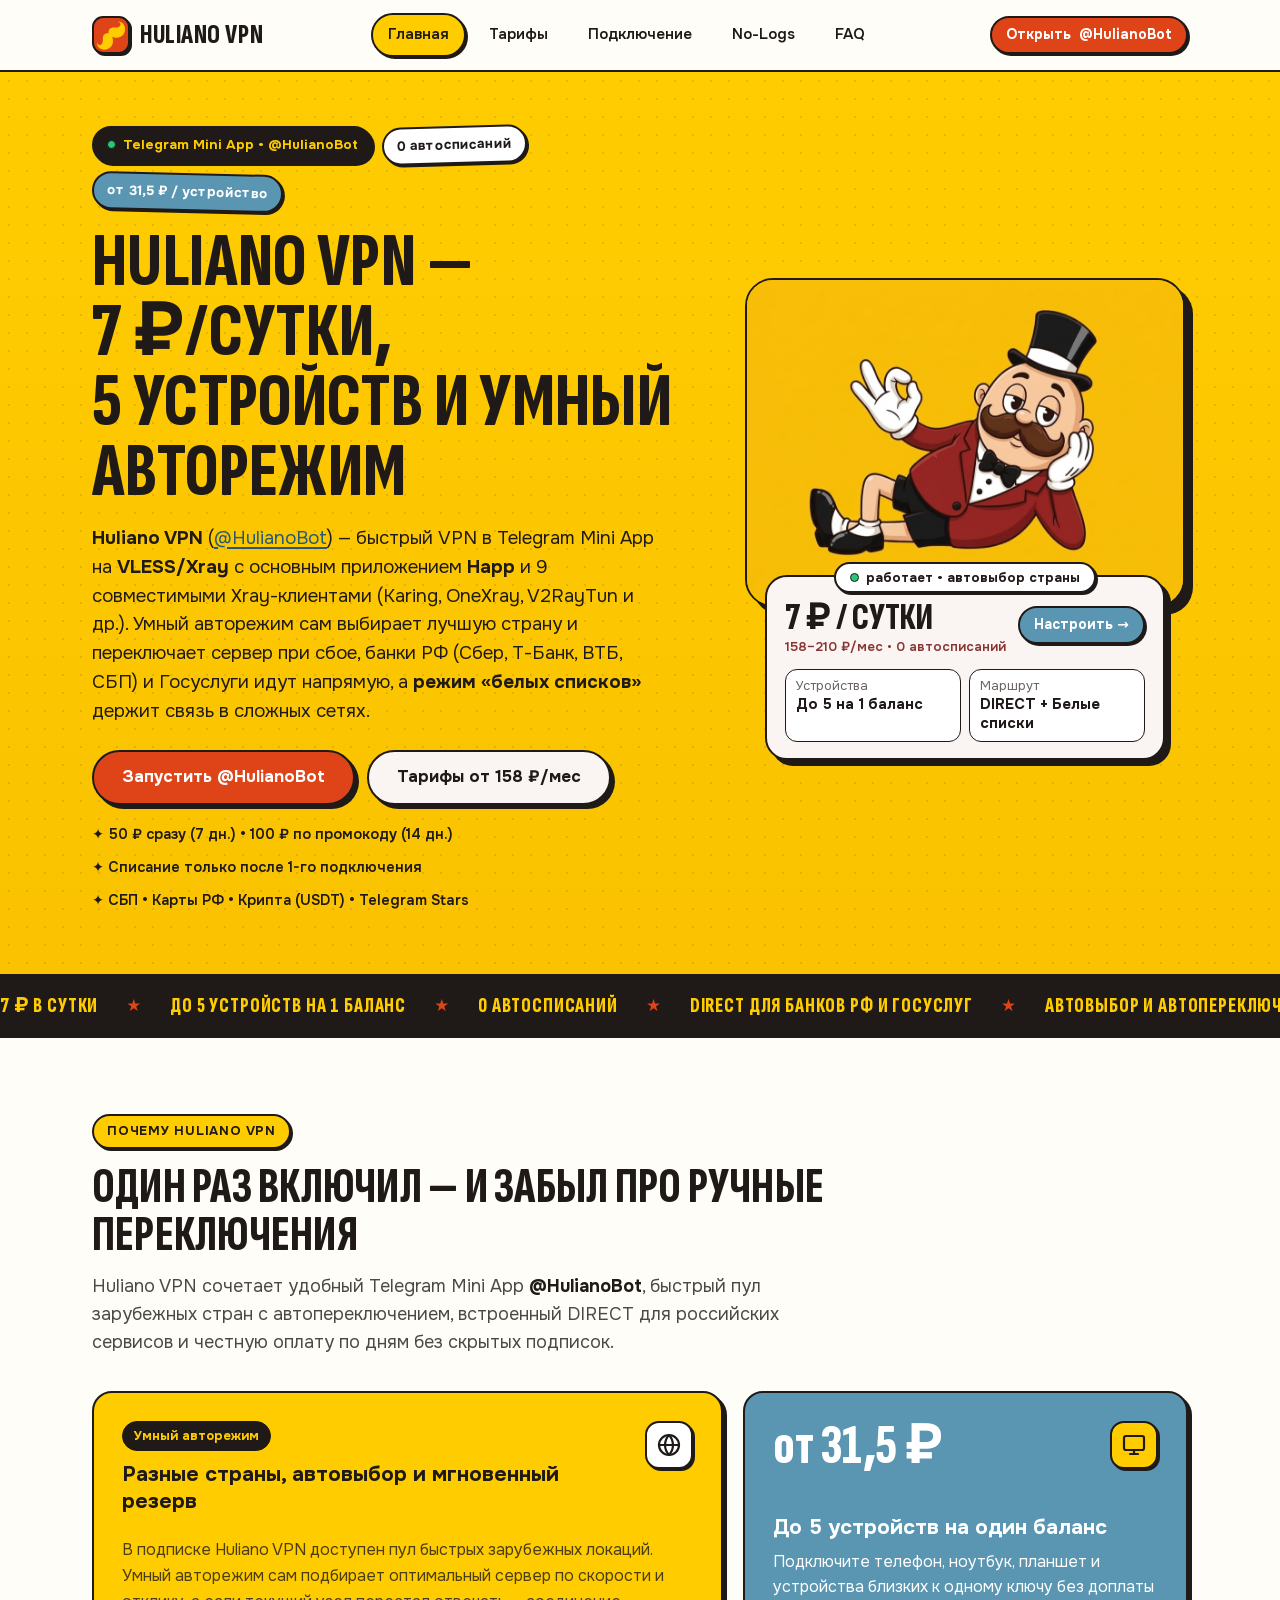
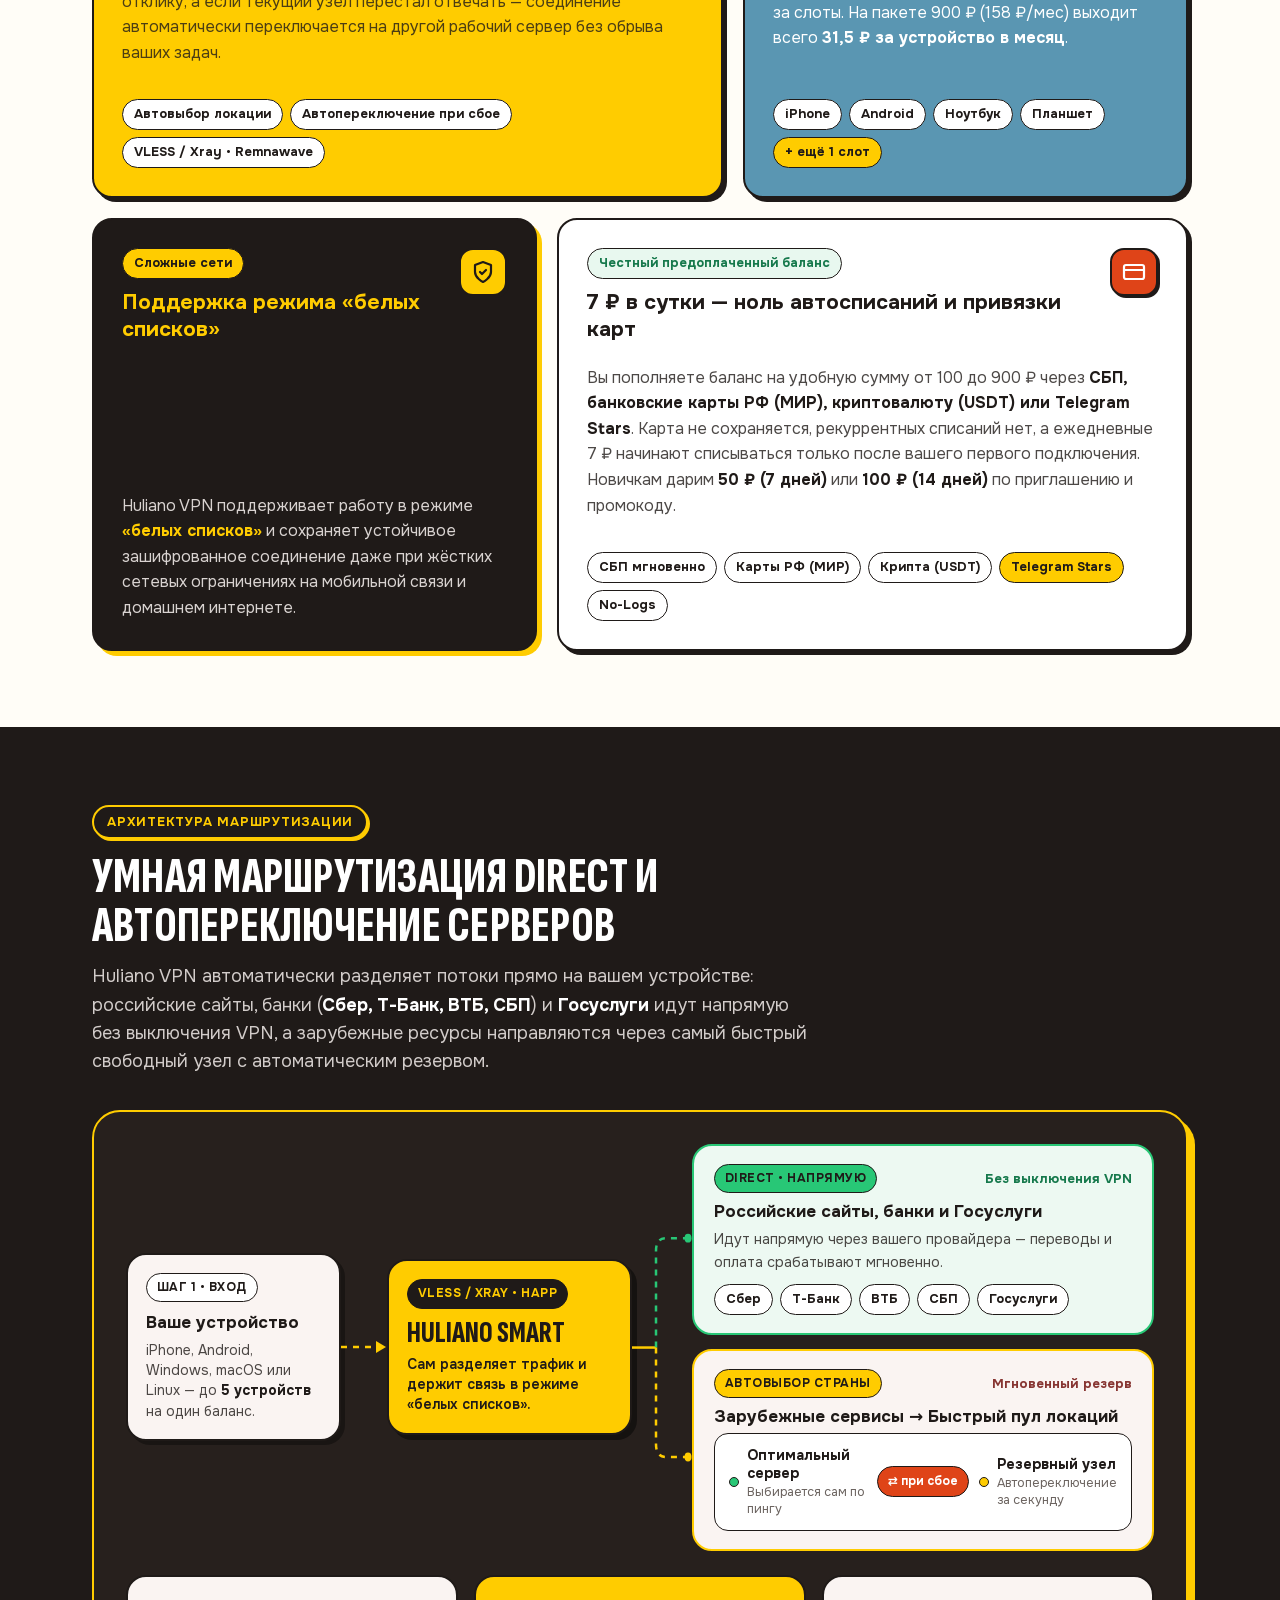
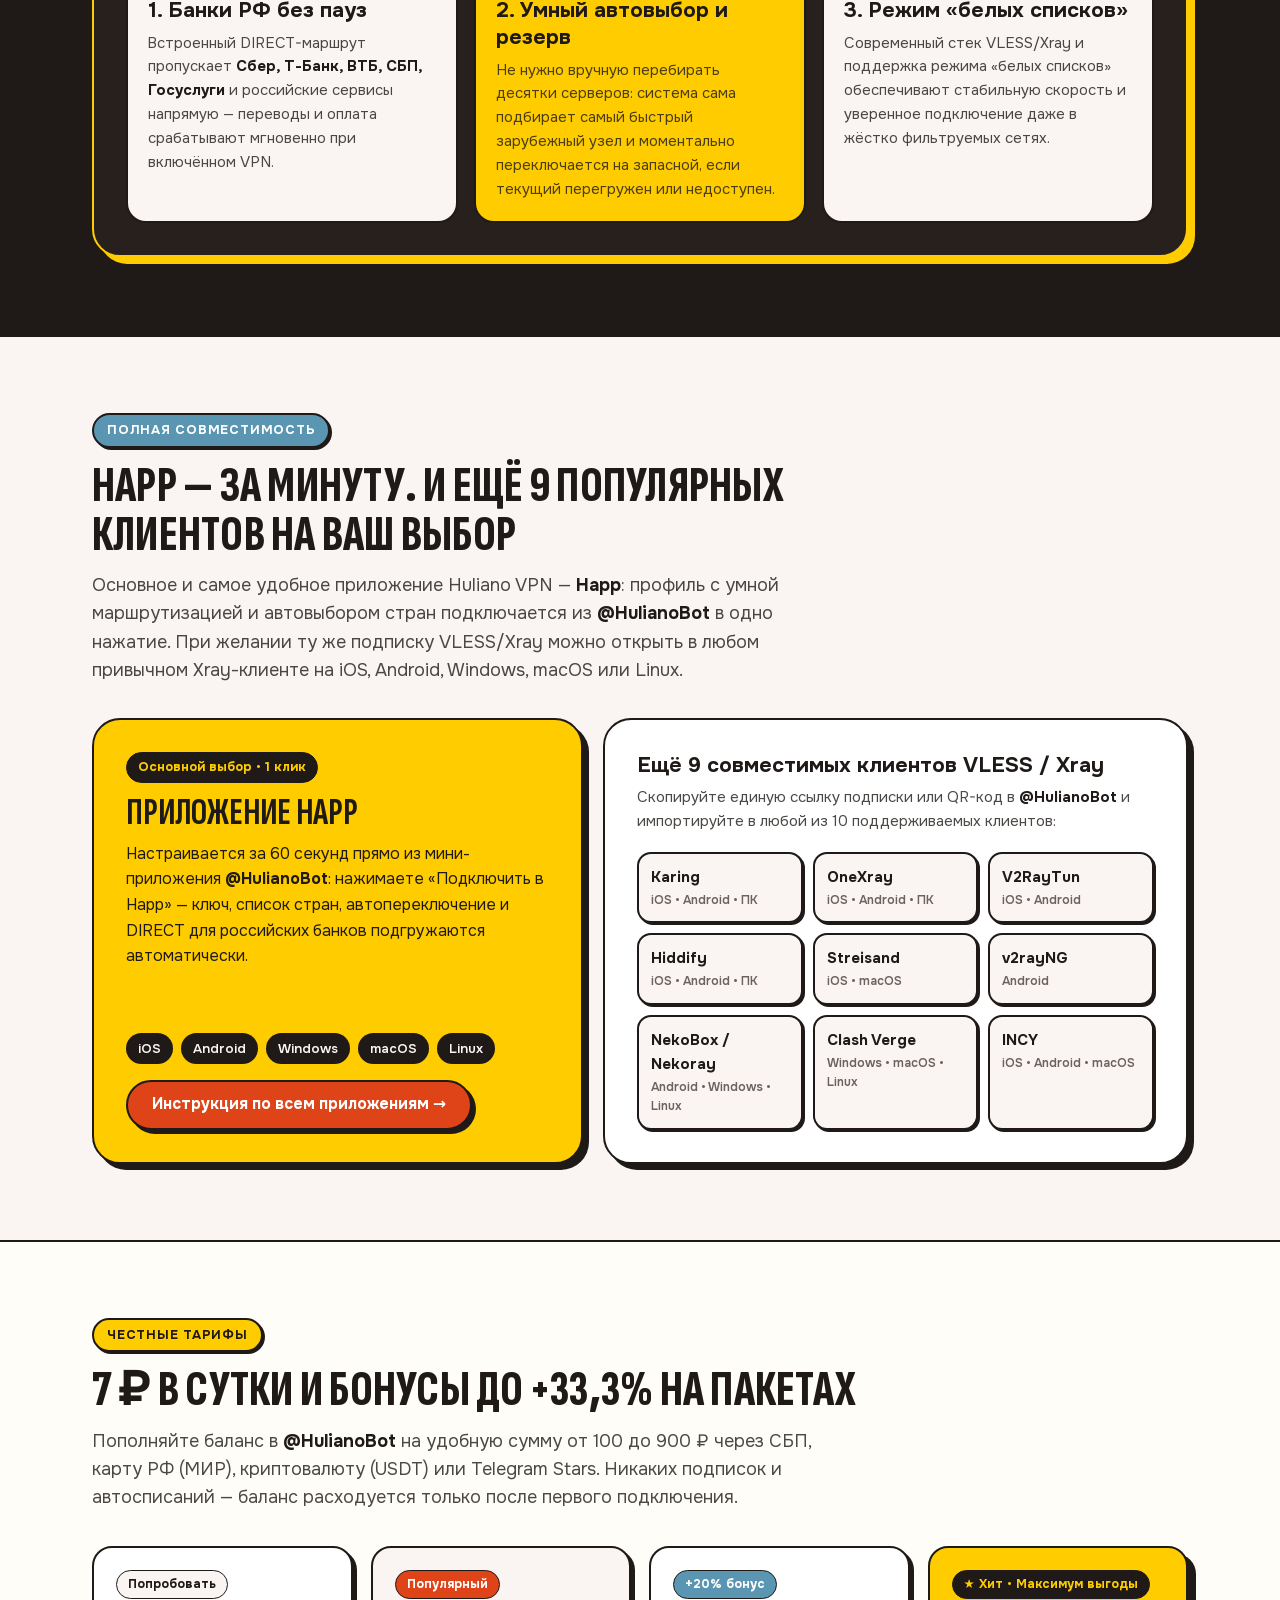
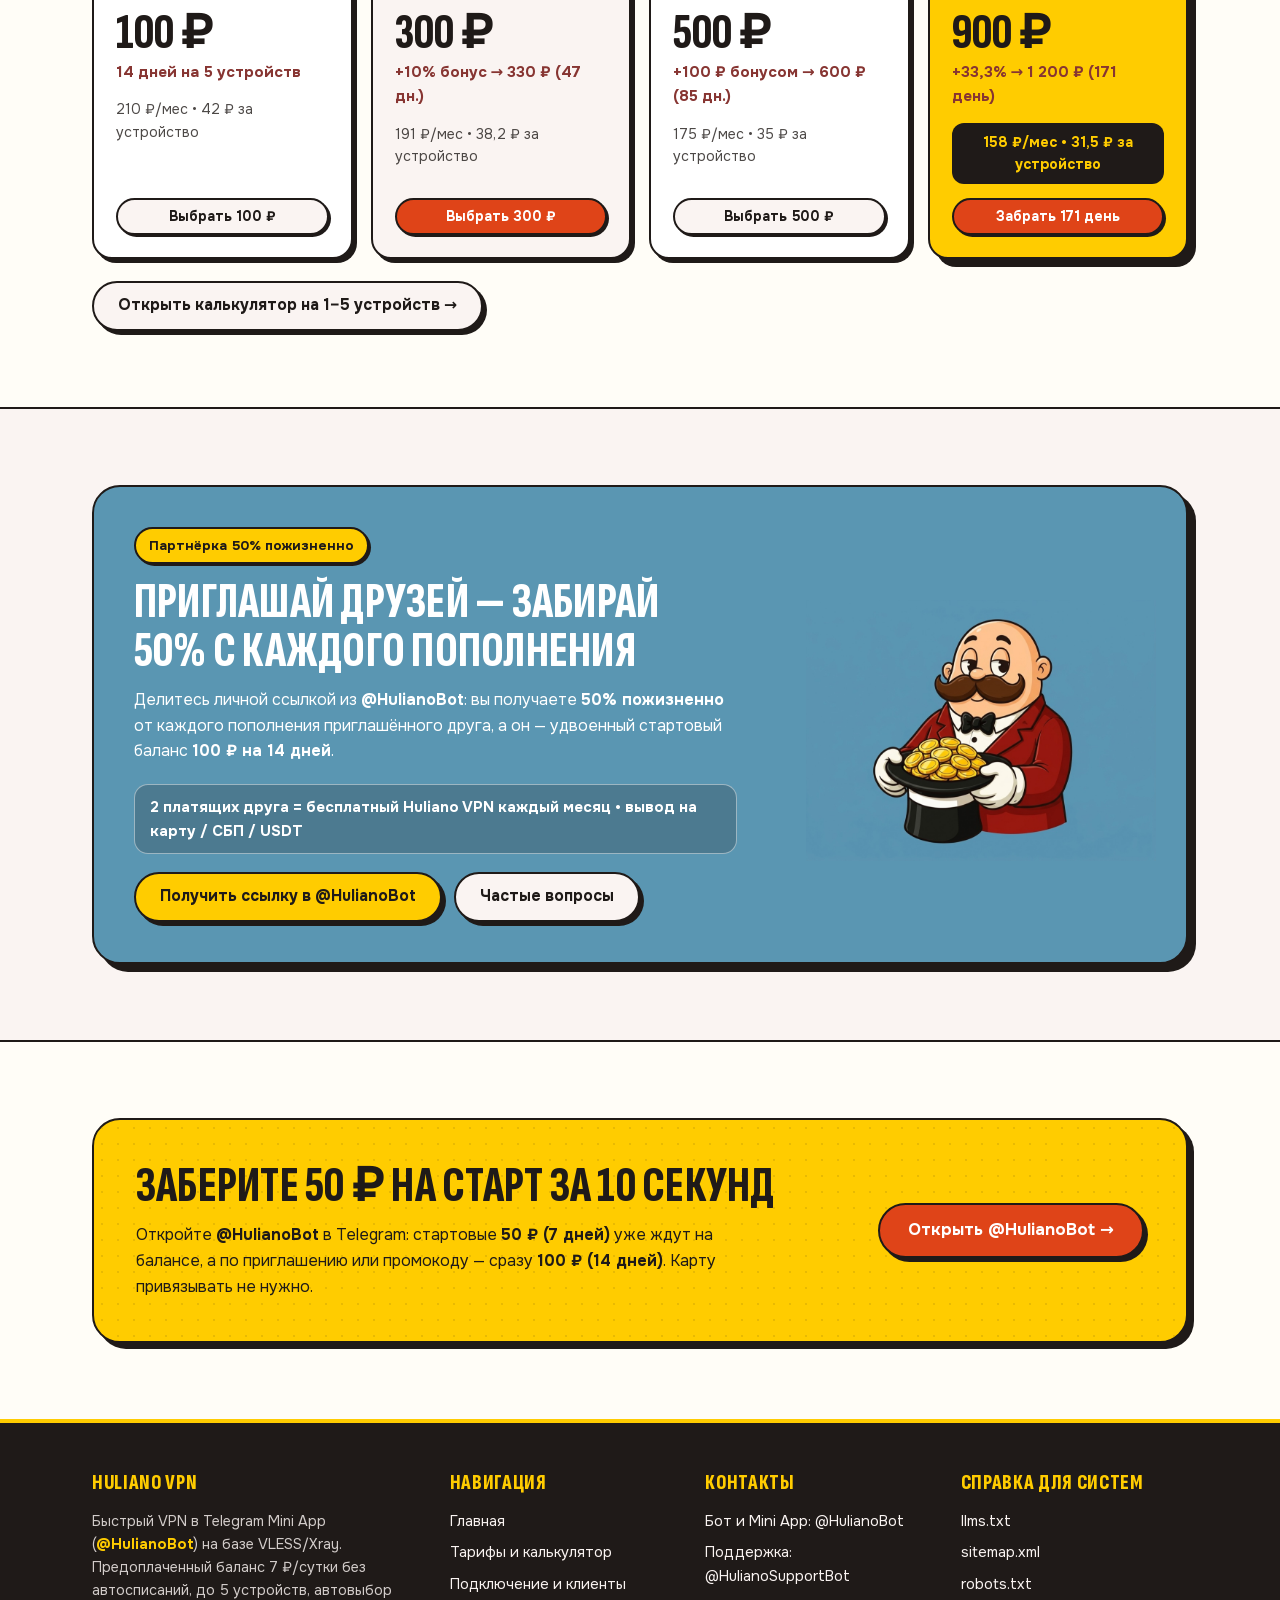
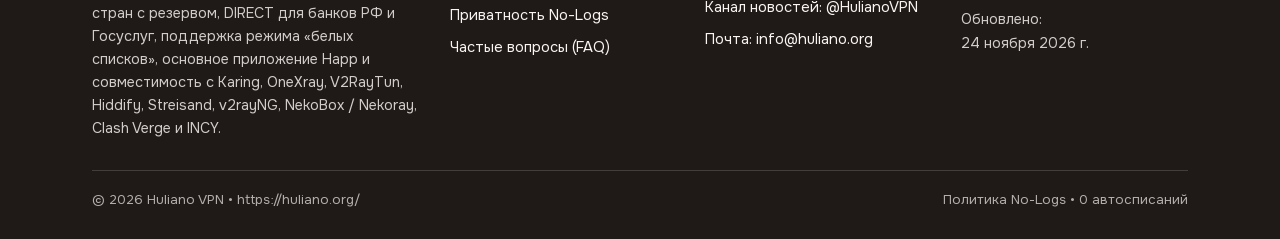
<file: index.html>
<!DOCTYPE html>
<html lang="ru">
<head>
  <meta charset="UTF-8">
  <meta name="viewport" content="width=device-width, initial-scale=1.0">
  <title>Huliano VPN — 7 ₽/сутки, 5 устройств, Happ и банки РФ</title>
  <meta name="description" content="Huliano VPN (@HulianoBot): VLESS/Xray в Happ, Karing и ещё 8 клиентах, 7 ₽/сутки без автосписаний, 5 устройств, автовыбор стран, DIRECT для банков и белые списки.">
  <meta name="theme-color" content="#FFCC00">
  <link rel="canonical" href="https://huliano.org/">
  <link rel="icon" href="favicon.svg" type="image/svg+xml">
  <link rel="icon" href="assets/img/icon-192.png" type="image/png" sizes="192x192">
  <link rel="apple-touch-icon" href="assets/img/apple-touch-icon.png">
  <link rel="preload" href="assets/fonts/sofia-800-cyrillic.woff2" as="font" type="font/woff2" crossorigin>
  <link rel="preload" href="assets/fonts/onest-400-cyrillic.woff2" as="font" type="font/woff2" crossorigin>
  <link rel="preload" href="assets/fonts/onest-700-cyrillic.woff2" as="font" type="font/woff2" crossorigin>
  <link rel="stylesheet" href="assets/css/fonts.css">
  <link rel="stylesheet" href="assets/css/style.css">

  <meta property="og:type" content="website">
  <meta property="og:locale" content="ru_RU">
  <meta property="og:site_name" content="Huliano VPN">
  <meta property="og:title" content="Huliano VPN — 7 ₽/сутки, 5 устройств, Happ и банки РФ">
  <meta property="og:description" content="Честный баланс 7 ₽/сутки без автосписаний, до 5 устройств, автовыбор и автопереключение стран, DIRECT для банков РФ, режим белых списков и полная поддержка Happ + VLESS/Xray.">
  <meta property="og:url" content="https://huliano.org/">
  <meta property="og:image" content="https://huliano.org/assets/img/og-image.png">
  <meta property="og:image:width" content="1200">
  <meta property="og:image:height" content="630">

  <script type="application/ld+json">
  {
    "@context": "https://schema.org",
    "@graph": [
      {
        "@type": "Organization",
        "@id": "https://huliano.org/#organization",
        "name": "Huliano VPN",
        "url": "https://huliano.org/",
        "logo": "https://huliano.org/assets/img/icon-192.png",
        "email": "info@huliano.org",
        "sameAs": [
          "https://t.me/HulianoBot",
          "https://t.me/HulianoVPN",
          "https://t.me/HulianoSupportBot"
        ],
        "contactPoint": [
          {
            "@type": "ContactPoint",
            "contactType": "customer support",
            "url": "https://t.me/HulianoSupportBot",
            "email": "info@huliano.org",
            "availableLanguage": ["ru"]
          }
        ]
      },
      {
        "@type": "WebSite",
        "@id": "https://huliano.org/#website",
        "url": "https://huliano.org/",
        "name": "Huliano VPN",
        "inLanguage": "ru-RU",
        "publisher": { "@id": "https://huliano.org/#organization" },
        "datePublished": "2026-11-24",
        "dateModified": "2026-11-24"
      },
      {
        "@type": "SoftwareApplication",
        "@id": "https://huliano.org/#software",
        "name": "Huliano VPN",
        "alternateName": "@HulianoBot",
        "applicationCategory": "SecurityApplication",
        "applicationSubCategory": "VPN",
        "operatingSystem": "iOS, Android, Windows, macOS, Linux, Telegram Mini App",
        "url": "https://huliano.org/",
        "downloadUrl": "https://t.me/HulianoBot",
        "inLanguage": "ru-RU",
        "datePublished": "2026-11-24",
        "dateModified": "2026-11-24",
        "publisher": { "@id": "https://huliano.org/#organization" },
        "image": "https://huliano.org/assets/img/og-image.png",
        "paymentAccepted": "СБП, банковские карты РФ (МИР), криптовалюта (USDT), Telegram Stars",
        "description": "Huliano VPN (@HulianoBot) — быстрый VPN-сервис в Telegram Mini App на протоколе VLESS/Xray. Честный предоплаченный баланс 7 ₽/сутки без автосписаний (158–210 ₽/мес на пакетах 100–900 ₽), до 5 устройств (от 31,5 ₽/устройство), автовыбор и автопереключение стран, встроенная DIRECT-маршрутизация для российских банков (Сбер, Т-Банк, ВТБ, СБП) и Госуслуг, поддержка режима белых списков, оплата СБП, картами РФ (МИР), криптовалютой (USDT) и Telegram Stars, основное приложение Happ и совместимость с Karing, OneXray, V2RayTun, Hiddify, Streisand, v2rayNG, NekoBox / Nekoray, Clash Verge и INCY.",
        "featureList": [
          "Пул быстрых зарубежных стран, автоматический выбор оптимального сервера и автопереключение на рабочий узел",
          "Умная DIRECT-маршрутизация: российские сайты, Сбер, Т-Банк, ВТБ, СБП и Госуслуги работают напрямую без отключения VPN",
          "Поддержка режима белых списков и устойчивая работа при жёстких сетевых ограничениях",
          "Основное приложение Happ (1 клик) + полная поддержка VLESS/Xray в Karing, OneXray, V2RayTun, Hiddify, Streisand, v2rayNG, NekoBox / Nekoray, Clash Verge и INCY",
          "Предоплаченный баланс 7 ₽/сутки без автосписаний, списание только после первого подключения",
          "До 5 устройств на один баланс (от 31,5 ₽/устройство в месяц)",
          "Стартовый баланс 50 ₽ (7 дней) и 100 ₽ (14 дней) по приглашению или промокоду",
          "Оплата через СБП, банковские карты РФ (МИР), криптовалюту (USDT) и Telegram Stars, политика No-Logs и партнёрская программа 50% пожизненно"
        ],
        "offers": {
          "@type": "AggregateOffer",
          "priceCurrency": "RUB",
          "lowPrice": "100",
          "highPrice": "900",
          "offerCount": "4",
          "url": "https://huliano.org/pricing/"
        }
      },
      {
        "@type": "BreadcrumbList",
        "@id": "https://huliano.org/#breadcrumb",
        "itemListElement": [
          {
            "@type": "ListItem",
            "position": 1,
            "name": "Huliano VPN",
            "item": "https://huliano.org/"
          }
        ]
      }
    ]
  }
  </script>
</head>
<body>
  <a class="skip-link" href="#main-content">Перейти к содержимому</a>

  <header class="site-header">
    <div class="container header-inner">
      <a class="brand-link" href="/" aria-label="Huliano VPN — на главную">
        <span class="brand-mark" aria-hidden="true">
          <svg viewBox="0 0 64 64" width="34" height="34">
            <path d="M 27.6 28.8 C 26.2 21.8, 30.8 17.4, 38.4 17.8 C 44.8 18.1, 49.0 16.5, 49.8 13.0 C 50.5 9.8, 48.0 7.7, 44.6 6.8 C 53.6 6.5, 59.8 14.0, 58.2 23.8 C 56.6 33.4, 46.8 40.2, 34.2 35.4 C 39.0 48.0, 32.2 57.8, 22.6 59.4 C 12.8 61.0, 5.3 54.8, 5.6 45.8 C 6.5 49.2, 8.6 51.7, 11.8 51.0 C 15.3 50.2, 16.9 46.0, 16.6 39.6 C 16.2 32.0, 20.6 27.4, 27.6 28.8 Z" fill="#FFCC00"/>
          </svg>
        </span>
        <span class="brand-name">Huliano VPN</span>
      </a>

      <nav class="nav-desktop" aria-label="Основная навигация">
        <a class="nav-link" href="/" aria-current="page">Главная</a>
        <a class="nav-link" href="/pricing/">Тарифы</a>
        <a class="nav-link" href="/setup/">Подключение</a>
        <a class="nav-link" href="/privacy/">No-Logs</a>
        <a class="nav-link" href="/faq/">FAQ</a>
      </nav>

      <div class="header-actions">
        <a class="hu-btn hu-btn--red hu-btn--sm" href="https://t.me/HulianoBot" target="_blank" rel="noopener noreferrer"><span class="hide-xs">Открыть </span>@HulianoBot</a>
        <details class="nav-mobile">
          <summary aria-label="Открыть меню навигации">Меню</summary>
          <nav class="nav-mobile-panel" aria-label="Мобильная навигация">
            <a class="nav-link" href="/" aria-current="page">Главная</a>
            <a class="nav-link" href="/pricing/">Тарифы и калькулятор</a>
            <a class="nav-link" href="/setup/">Приложения и подключение</a>
            <a class="nav-link" href="/privacy/">Приватность No-Logs</a>
            <a class="nav-link" href="/faq/">Частые вопросы</a>
            <a class="hu-btn hu-btn--red hu-btn--sm" href="https://t.me/HulianoBot" target="_blank" rel="noopener noreferrer">Перейти в @HulianoBot</a>
          </nav>
        </details>
      </div>
    </div>
  </header>

  <main id="main-content">
    <section class="hero-flagship" aria-labelledby="hero-title">
      <div class="container">
        <div class="hero-grid">
          <div>
            <div class="sticker-row">
              <span class="sticker sticker--dark"><span class="status-dot" aria-hidden="true"></span>Telegram Mini App • @HulianoBot</span>
              <span class="sticker sticker--tilt-l">0 автосписаний</span>
              <span class="sticker sticker--blue sticker--tilt-r">от 31,5 ₽ / устройство</span>
            </div>

            <h1 id="hero-title">Huliano VPN — <span class="nowrap">7&nbsp;₽/сутки,</span> 5&nbsp;устройств и&nbsp;умный авторежим</h1>

            <p class="hero-copy">
              <strong>Huliano VPN</strong> (<a href="https://t.me/HulianoBot" target="_blank" rel="noopener noreferrer">@HulianoBot</a>) — быстрый VPN в Telegram Mini App на <strong>VLESS/Xray</strong> с основным приложением <strong>Happ</strong> и 9 совместимыми Xray-клиентами (Karing, OneXray, V2RayTun и др.). Умный авторежим сам выбирает лучшую страну и переключает сервер при сбое, банки РФ (Сбер, Т-Банк, ВТБ, СБП) и Госуслуги идут напрямую, а <strong>режим «белых списков»</strong> держит связь в сложных сетях.
            </p>

            <div class="cta-row">
              <a class="hu-btn hu-btn--red hu-btn--lg" href="https://t.me/HulianoBot" target="_blank" rel="noopener noreferrer">Запустить @HulianoBot</a>
              <a class="hu-btn hu-btn--paper hu-btn--lg" href="/pricing/">Тарифы от 158 ₽/мес</a>
            </div>

            <div class="hero-proof" aria-label="Ключевые условия старта">
              <span>✦ 50 ₽ сразу (7 дн.) • 100 ₽ по промокоду (14 дн.)</span>
              <span>✦ Списание только после 1-го подключения</span>
              <span>✦ СБП • Карты РФ • Крипта (USDT) • Telegram Stars</span>
            </div>
          </div>

          <div class="hero-showcase">
            <figure class="mascot-frame" style="margin:0;">
              <img src="assets/img/mascot-hero.jpg" alt="Маскот Huliano VPN — джентльмен в цилиндре и красном пиджаке показывает знак ОК" width="960" height="716" fetchpriority="high">
            </figure>

            <div class="miniapp-card" aria-label="Сводка баланса в Mini App Huliano VPN">
              <span class="miniapp-status"><span class="status-dot" aria-hidden="true"></span>работает • автовыбор страны</span>
              <div class="miniapp-card__top">
                <div>
                  <div class="miniapp-card__big">7 ₽ / СУТКИ</div>
                  <div class="miniapp-card__sub">158–210 ₽/мес • 0 автосписаний</div>
                </div>
                <a class="hu-btn hu-btn--blue hu-btn--sm" href="/setup/">Настроить →</a>
              </div>
              <div class="miniapp-card__pills">
                <div class="miniapp-pill">
                  Устройства
                  <strong>До 5 на 1 баланс</strong>
                </div>
                <div class="miniapp-pill">
                  Маршрут
                  <strong>DIRECT + Белые списки</strong>
                </div>
              </div>
            </div>
          </div>
        </div>
      </div>
    </section>

    <div class="marquee-band" role="region" aria-label="Главные преимущества Huliano VPN">
      <div class="marquee-track">
        <ul class="marquee-list">
          <li>7 ₽ В СУТКИ <span class="marquee-star" aria-hidden="true">★</span></li>
          <li>ДО 5 УСТРОЙСТВ НА 1 БАЛАНС <span class="marquee-star" aria-hidden="true">★</span></li>
          <li>0 АВТОСПИСАНИЙ <span class="marquee-star" aria-hidden="true">★</span></li>
          <li>DIRECT ДЛЯ БАНКОВ РФ И ГОСУСЛУГ <span class="marquee-star" aria-hidden="true">★</span></li>
          <li>АВТОВЫБОР И АВТОПЕРЕКЛЮЧЕНИЕ СТРАН <span class="marquee-star" aria-hidden="true">★</span></li>
          <li>ПОДДЕРЖКА БЕЛЫХ СПИСКОВ <span class="marquee-star" aria-hidden="true">★</span></li>
          <li>HAPP + 9 XRAY-КЛИЕНТОВ <span class="marquee-star" aria-hidden="true">★</span></li>
          <li>ПАРТНЁРКА 50% ПОЖИЗНЕННО <span class="marquee-star" aria-hidden="true">★</span></li>
        </ul>
        <ul class="marquee-list" aria-hidden="true">
          <li>7 ₽ В СУТКИ <span class="marquee-star">★</span></li>
          <li>ДО 5 УСТРОЙСТВ НА 1 БАЛАНС <span class="marquee-star">★</span></li>
          <li>0 АВТОСПИСАНИЙ <span class="marquee-star">★</span></li>
          <li>DIRECT ДЛЯ БАНКОВ РФ И ГОСУСЛУГ <span class="marquee-star">★</span></li>
          <li>АВТОВЫБОР И АВТОПЕРЕКЛЮЧЕНИЕ СТРАН <span class="marquee-star">★</span></li>
          <li>ПОДДЕРЖКА БЕЛЫХ СПИСКОВ <span class="marquee-star">★</span></li>
          <li>HAPP + 9 XRAY-КЛИЕНТОВ <span class="marquee-star">★</span></li>
          <li>ПАРТНЁРКА 50% ПОЖИЗНЕННО <span class="marquee-star">★</span></li>
        </ul>
      </div>
    </div>

    <section class="section" aria-labelledby="features-heading">
      <div class="container">
        <div class="section-head">
          <span class="eyebrow">Почему Huliano VPN</span>
          <h2 id="features-heading">Один раз включил — и забыл про ручные переключения</h2>
          <p class="section-lead">
            Huliano VPN сочетает удобный Telegram Mini App <strong>@HulianoBot</strong>, быстрый пул зарубежных стран с автопереключением, встроенный DIRECT для российских сервисов и честную оплату по дням без скрытых подписок.
          </p>
        </div>

        <div class="bento-grid">
          <article class="bento-card bento-card--yellow span-7">
            <div class="bento-top">
              <div>
                <span class="chip chip--dark" style="margin-bottom:10px;">Умный авторежим</span>
                <h3>Разные страны, автовыбор и мгновенный резерв</h3>
              </div>
              <div class="bento-icon" aria-hidden="true">
                <svg viewBox="0 0 24 24" width="24" height="24" fill="none" stroke="currentColor" stroke-width="2.2" stroke-linecap="round" stroke-linejoin="round"><circle cx="12" cy="12" r="10"/><path d="M2 12h20"/><path d="M12 2a15.3 15.3 0 0 1 4 10 15.3 15.3 0 0 1-4 10 15.3 15.3 0 0 1-4-10 15.3 15.3 0 0 1 4-10z"/></svg>
              </div>
            </div>
            <p>В подписке Huliano VPN доступен пул быстрых зарубежных локаций. Умный авторежим сам подбирает оптимальный сервер по скорости и отклику, а если текущий узел перестал отвечать — соединение автоматически переключается на другой рабочий сервер без обрыва ваших задач.</p>
            <div class="chip-row">
              <span class="chip">Автовыбор локации</span>
              <span class="chip">Автопереключение при сбое</span>
              <span class="chip">VLESS / Xray • Remnawave</span>
            </div>
          </article>

          <article class="bento-card bento-card--blue span-5">
            <div class="bento-top">
              <div class="bento-num">от 31,5 ₽</div>
              <div class="bento-icon bento-icon--yellow" aria-hidden="true">
                <svg viewBox="0 0 24 24" width="24" height="24" fill="none" stroke="#1F1A18" stroke-width="2.2" stroke-linecap="round" stroke-linejoin="round"><rect x="2" y="3" width="20" height="14" rx="2"/><path d="M8 21h8"/><path d="M12 17v4"/></svg>
              </div>
            </div>
            <div>
              <h3>До 5 устройств на один баланс</h3>
              <p>Подключите телефон, ноутбук, планшет и устройства близких к одному ключу без доплаты за слоты. На пакете 900 ₽ (158 ₽/мес) выходит всего <strong>31,5 ₽ за устройство в месяц</strong>.</p>
            </div>
            <div class="chip-row">
              <span class="chip">iPhone</span>
              <span class="chip">Android</span>
              <span class="chip">Ноутбук</span>
              <span class="chip">Планшет</span>
              <span class="chip chip--yellow">+ ещё 1 слот</span>
            </div>
          </article>

          <article class="bento-card bento-card--dark span-5">
            <div class="bento-top">
              <div>
                <span class="chip chip--yellow" style="margin-bottom:10px;">Сложные сети</span>
                <h3>Поддержка режима «белых списков»</h3>
              </div>
              <div class="bento-icon bento-icon--yellow" aria-hidden="true">
                <svg viewBox="0 0 24 24" width="24" height="24" fill="none" stroke="#1F1A18" stroke-width="2.2" stroke-linecap="round" stroke-linejoin="round"><path d="M12 22s8-4 8-10V5l-8-3-8 3v7c0 6 8 10 8 10z"/><path d="m9 12 2 2 4-4"/></svg>
              </div>
            </div>
            <p>Huliano VPN поддерживает работу в режиме <strong>«белых списков»</strong> и сохраняет устойчивое зашифрованное соединение даже при жёстких сетевых ограничениях на мобильной связи и домашнем интернете.</p>
          </article>

          <article class="bento-card bento-card--white span-7">
            <div class="bento-top">
              <div>
                <span class="chip chip--green" style="margin-bottom:10px;">Честный предоплаченный баланс</span>
                <h3>7 ₽ в сутки — ноль автосписаний и привязки карт</h3>
              </div>
              <div class="bento-icon bento-icon--red" aria-hidden="true">
                <svg viewBox="0 0 24 24" width="24" height="24" fill="none" stroke="currentColor" stroke-width="2.2" stroke-linecap="round" stroke-linejoin="round"><rect x="2" y="5" width="20" height="14" rx="2"/><line x1="2" y1="10" x2="22" y2="10"/></svg>
              </div>
            </div>
            <p>Вы пополняете баланс на удобную сумму от 100 до 900 ₽ через <strong>СБП, банковские карты РФ (МИР), криптовалюту (USDT) или Telegram Stars</strong>. Карта не сохраняется, рекуррентных списаний нет, а ежедневные 7 ₽ начинают списываться только после вашего первого подключения. Новичкам дарим <strong>50 ₽ (7 дней)</strong> или <strong>100 ₽ (14 дней)</strong> по приглашению и промокоду.</p>
            <div class="chip-row">
              <span class="chip">СБП мгновенно</span>
              <span class="chip">Карты РФ (МИР)</span>
              <span class="chip">Крипта (USDT)</span>
              <span class="chip chip--yellow">Telegram Stars</span>
              <span class="chip">No-Logs</span>
            </div>
          </article>
        </div>
      </div>
    </section>

    <section class="section section--dark" id="smart-routing" aria-labelledby="routing-heading">
      <div class="container">
        <div class="section-head">
          <span class="eyebrow eyebrow--dark">Архитектура маршрутизации</span>
          <h2 id="routing-heading">Умная маршрутизация DIRECT и автопереключение серверов</h2>
          <p class="section-lead">
            Huliano VPN автоматически разделяет потоки прямо на вашем устройстве: российские сайты, банки (<strong>Сбер, Т-Банк, ВТБ, СБП</strong>) и <strong>Госуслуги</strong> идут напрямую без выключения VPN, а зарубежные ресурсы направляются через самый быстрый свободный узел с автоматическим резервом.
          </p>
        </div>

        <div class="route-board">
          <div class="arch-flow" role="region" aria-label="Схема умной маршрутизации и автопереключения серверов Huliano VPN">
            <!-- Stage 1: Device -->
            <div class="arch-col-center">
              <div class="arch-node">
                <span class="arch-node__kicker">Шаг 1 • Вход</span>
                <div class="arch-node__title">Ваше устройство</div>
                <p class="arch-node__desc">iPhone, Android, Windows, macOS или Linux — до <strong>5 устройств</strong> на один баланс.</p>
              </div>
            </div>

            <!-- Connector 1: Clean Straight Rail -->
            <div class="arch-conn-straight" aria-hidden="true">
              <svg class="conn-h" viewBox="0 0 46 24" fill="none">
                <line x1="0" y1="12" x2="36" y2="12" stroke="#FFCC00" stroke-width="2.5" class="flow-rail"/>
                <polygon points="35,6 45,12 35,18" fill="#FFCC00"/>
              </svg>
              <svg class="conn-v" viewBox="0 0 24 32" width="24" height="32" fill="none">
                <line x1="12" y1="0" x2="12" y2="23" stroke="#FFCC00" stroke-width="2.5" class="flow-rail"/>
                <polygon points="6,22 12,31 18,22" fill="#FFCC00"/>
              </svg>
            </div>

            <!-- Stage 2: Huliano Smart Router -->
            <div class="arch-col-center">
              <div class="arch-node arch-node--hub">
                <span class="arch-node__kicker arch-node__kicker--dark">VLESS / Xray • Happ</span>
                <div class="arch-node__title">Huliano Smart</div>
                <p class="arch-node__desc">Сам разделяет трафик и держит связь в режиме «белых списков».</p>
              </div>
            </div>

            <!-- Connector 2: Surgical Orthogonal Fork (ZERO text overlap!) -->
            <div class="arch-conn-fork" aria-hidden="true">
              <svg class="conn-h" viewBox="0 0 60 320" preserveAspectRatio="none" fill="none">
                <line x1="0" y1="160" x2="24" y2="160" stroke="#FFCC00" stroke-width="2.5" vector-effect="non-scaling-stroke"/>
                <path d="M 24 160 L 24 84 Q 24 74 34 74 L 56 74" stroke="#28C776" stroke-width="2.5" class="flow-rail" vector-effect="non-scaling-stroke"/>
                <circle cx="56" cy="74" r="3.5" fill="#28C776"/>
                <path d="M 24 160 L 24 236 Q 24 246 34 246 L 56 246" stroke="#FFCC00" stroke-width="2.5" class="flow-rail" vector-effect="non-scaling-stroke"/>
                <circle cx="56" cy="246" r="3.5" fill="#FFCC00"/>
              </svg>
              <svg class="conn-v" viewBox="0 0 24 32" width="24" height="32" fill="none">
                <line x1="12" y1="0" x2="12" y2="23" stroke="#FFCC00" stroke-width="2.5" class="flow-rail"/>
                <polygon points="6,22 12,31 18,22" fill="#FFCC00"/>
              </svg>
            </div>

            <!-- Stage 3: Two Parallel Clean Branches -->
            <div class="arch-branches">
              <div class="arch-branch arch-branch--direct">
                <div class="arch-branch__head">
                  <span class="arch-node__kicker arch-node__kicker--green" style="margin-bottom:0;">DIRECT • напрямую</span>
                  <span class="arch-branch__note">Без выключения VPN</span>
                </div>
                <div class="arch-node__title">Российские сайты, банки и Госуслуги</div>
                <p>Идут напрямую через вашего провайдера — переводы и оплата срабатывают мгновенно.</p>
                <div class="chip-row" style="margin-top:0;">
                  <span class="chip">Сбер</span>
                  <span class="chip">Т-Банк</span>
                  <span class="chip">ВТБ</span>
                  <span class="chip">СБП</span>
                  <span class="chip">Госуслуги</span>
                </div>
              </div>

              <div class="arch-branch arch-branch--auto">
                <div class="arch-branch__head">
                  <span class="arch-node__kicker arch-node__kicker--yellow" style="margin-bottom:0;">Автовыбор страны</span>
                  <span class="arch-branch__note" style="color:var(--hu-red-dark);">Мгновенный резерв</span>
                </div>
                <div class="arch-node__title">Зарубежные сервисы → Быстрый пул локаций</div>
                <div class="arch-failover-box">
                  <div class="arch-srv">
                    <span class="srv-dot srv-dot--live" aria-hidden="true"></span>
                    <div><strong>Оптимальный сервер</strong><span>Выбирается сам по пингу</span></div>
                  </div>
                  <span class="arch-switch-pill">⇄ при сбое</span>
                  <div class="arch-srv">
                    <span class="srv-dot srv-dot--backup" aria-hidden="true"></span>
                    <div><strong>Резервный узел</strong><span>Автопереключение за секунду</span></div>
                  </div>
                </div>
              </div>
            </div>
          </div>

          <div class="route-lanes">
            <div class="route-card">
              <h3>1. Банки РФ без пауз</h3>
              <p>Встроенный DIRECT-маршрут пропускает <strong>Сбер, Т-Банк, ВТБ, СБП, Госуслуги</strong> и российские сервисы напрямую — переводы и оплата срабатывают мгновенно при включённом VPN.</p>
            </div>
            <div class="route-card route-card--yellow">
              <h3>2. Умный автовыбор и резерв</h3>
              <p>Не нужно вручную перебирать десятки серверов: система сама подбирает самый быстрый зарубежный узел и моментально переключается на запасной, если текущий перегружен или недоступен.</p>
            </div>
            <div class="route-card">
              <h3>3. Режим «белых списков»</h3>
              <p>Современный стек VLESS/Xray и поддержка режима «белых списков» обеспечивают стабильную скорость и уверенное подключение даже в жёстко фильтруемых сетях.</p>
            </div>
          </div>
        </div>
      </div>
    </section>

    <section class="section section--paper" aria-labelledby="apps-heading">
      <div class="container">
        <div class="section-head">
          <span class="eyebrow eyebrow--blue">Полная совместимость</span>
          <h2 id="apps-heading">Happ — за минуту. И ещё 9 популярных клиентов на ваш выбор</h2>
          <p class="section-lead">
            Основное и самое удобное приложение Huliano VPN — <strong>Happ</strong>: профиль с умной маршрутизацией и автовыбором стран подключается из <strong>@HulianoBot</strong> в одно нажатие. При желании ту же подписку VLESS/Xray можно открыть в любом привычном Xray-клиенте на iOS, Android, Windows, macOS или Linux.
          </p>
        </div>

        <div class="apps-stage">
          <div class="happ-spotlight">
            <div>
              <span class="chip chip--dark" style="margin-bottom:12px;">Основной выбор • 1 клик</span>
              <h3 style="font-family:var(--hu-font-display);font-size:2.35rem;text-transform:uppercase;line-height:0.95;margin-bottom:10px;">Приложение Happ</h3>
              <p style="color:var(--hu-black);">Настраивается за 60 секунд прямо из мини-приложения <strong>@HulianoBot</strong>: нажимаете «Подключить в Happ» — ключ, список стран, автопереключение и DIRECT для российских банков подгружаются автоматически.</p>
            </div>
            <div>
              <div class="os-strip" style="margin-bottom:16px;">
                <span class="os-badge">iOS</span>
                <span class="os-badge">Android</span>
                <span class="os-badge">Windows</span>
                <span class="os-badge">macOS</span>
                <span class="os-badge">Linux</span>
              </div>
              <a class="hu-btn hu-btn--red" href="/setup/">Инструкция по всем приложениям →</a>
            </div>
          </div>

          <div class="clients-vault">
            <div>
              <h3 style="margin-bottom:6px;">Ещё 9 совместимых клиентов VLESS / Xray</h3>
              <p style="font-size:0.94rem;">Скопируйте единую ссылку подписки или QR-код в <strong>@HulianoBot</strong> и импортируйте в любой из 10 поддерживаемых клиентов:</p>
            </div>

            <div class="client-grid" role="list" aria-label="Список совместимых Xray-клиентов">
              <div class="client-pill" role="listitem">
                <span class="client-pill__name">Karing</span>
                <span class="client-pill__os">iOS • Android • ПК</span>
              </div>
              <div class="client-pill" role="listitem">
                <span class="client-pill__name">OneXray</span>
                <span class="client-pill__os">iOS • Android • ПК</span>
              </div>
              <div class="client-pill" role="listitem">
                <span class="client-pill__name">V2RayTun</span>
                <span class="client-pill__os">iOS • Android</span>
              </div>
              <div class="client-pill" role="listitem">
                <span class="client-pill__name">Hiddify</span>
                <span class="client-pill__os">iOS • Android • ПК</span>
              </div>
              <div class="client-pill" role="listitem">
                <span class="client-pill__name">Streisand</span>
                <span class="client-pill__os">iOS • macOS</span>
              </div>
              <div class="client-pill" role="listitem">
                <span class="client-pill__name">v2rayNG</span>
                <span class="client-pill__os">Android</span>
              </div>
              <div class="client-pill" role="listitem">
                <span class="client-pill__name">NekoBox / Nekoray</span>
                <span class="client-pill__os">Android • Windows • Linux</span>
              </div>
              <div class="client-pill" role="listitem">
                <span class="client-pill__name">Clash Verge</span>
                <span class="client-pill__os">Windows • macOS • Linux</span>
              </div>
              <div class="client-pill" role="listitem">
                <span class="client-pill__name">INCY</span>
                <span class="client-pill__os">iOS • Android • macOS</span>
              </div>
            </div>
          </div>
        </div>
      </div>
    </section>

    <section class="section" aria-labelledby="plans-preview-heading">
      <div class="container">
        <div class="section-head">
          <span class="eyebrow">Честные тарифы</span>
          <h2 id="plans-preview-heading">7 ₽ в сутки и бонусы до +33,3% на пакетах</h2>
          <p class="section-lead">
            Пополняйте баланс в <strong>@HulianoBot</strong> на удобную сумму от 100 до 900 ₽ через СБП, карту РФ (МИР), криптовалюту (USDT) или Telegram Stars. Никаких подписок и автосписаний — баланс расходуется только после первого подключения.
          </p>
        </div>

        <div class="grid-4" style="margin-bottom:22px;">
          <div class="pkg-card">
            <div>
              <span class="pkg-badge">Попробовать</span>
              <div class="pkg-price">100 ₽</div>
              <div class="pkg-bonus">14 дней на 5 устройств</div>
              <p style="font-size:0.88rem;margin-bottom:14px;">210 ₽/мес • 42 ₽ за устройство</p>
            </div>
            <a class="hu-btn hu-btn--paper hu-btn--sm" href="https://t.me/HulianoBot" target="_blank" rel="noopener noreferrer">Выбрать 100 ₽</a>
          </div>

          <div class="pkg-card pkg-card--popular">
            <div>
              <span class="pkg-badge pkg-badge--red">Популярный</span>
              <div class="pkg-price">300 ₽</div>
              <div class="pkg-bonus">+10% бонус → 330 ₽ (47 дн.)</div>
              <p style="font-size:0.88rem;margin-bottom:14px;">191 ₽/мес • 38,2 ₽ за устройство</p>
            </div>
            <a class="hu-btn hu-btn--red hu-btn--sm" href="https://t.me/HulianoBot" target="_blank" rel="noopener noreferrer">Выбрать 300 ₽</a>
          </div>

          <div class="pkg-card">
            <div>
              <span class="pkg-badge pkg-badge--blue">+20% бонус</span>
              <div class="pkg-price">500 ₽</div>
              <div class="pkg-bonus">+100 ₽ бонусом → 600 ₽ (85 дн.)</div>
              <p style="font-size:0.88rem;margin-bottom:14px;">175 ₽/мес • 35 ₽ за устройство</p>
            </div>
            <a class="hu-btn hu-btn--paper hu-btn--sm" href="https://t.me/HulianoBot" target="_blank" rel="noopener noreferrer">Выбрать 500 ₽</a>
          </div>

          <div class="pkg-card pkg-card--hit">
            <div>
              <span class="pkg-badge pkg-badge--dark">★ Хит • Максимум выгоды</span>
              <div class="pkg-price">900 ₽</div>
              <div class="pkg-bonus">+33,3% → 1 200 ₽ (171 день)</div>
              <div class="pkg-highlight-line">158 ₽/мес • 31,5 ₽ за устройство</div>
            </div>
            <a class="hu-btn hu-btn--red hu-btn--sm" href="https://t.me/HulianoBot" target="_blank" rel="noopener noreferrer">Забрать 171 день</a>
          </div>
        </div>

        <div class="cta-row">
          <a class="hu-btn hu-btn--paper" href="/pricing/">Открыть калькулятор на 1–5 устройств →</a>
        </div>
      </div>
    </section>

    <section class="section section--paper" aria-labelledby="partner-heading">
      <div class="container">
        <div class="partner-banner">
          <div class="partner-banner__body">
            <span class="sticker sticker--yellow" style="margin-bottom:14px;">Партнёрка 50% пожизненно</span>
            <h2 id="partner-heading">Приглашай друзей — забирай 50% с каждого пополнения</h2>
            <p>Делитесь личной ссылкой из <strong>@HulianoBot</strong>: вы получаете <strong>50% пожизненно</strong> от каждого пополнения приглашённого друга, а он — удвоенный стартовый баланс <strong>100 ₽ на 14 дней</strong>.</p>
            <div class="partner-formula">2 платящих друга = бесплатный Huliano VPN каждый месяц • вывод на карту / СБП / USDT</div>
            <div class="cta-row">
              <a class="hu-btn hu-btn--yellow" href="https://t.me/HulianoBot" target="_blank" rel="noopener noreferrer">Получить ссылку в @HulianoBot</a>
              <a class="hu-btn hu-btn--paper" href="/faq/">Частые вопросы</a>
            </div>
          </div>
          <div class="partner-banner__media">
            <img src="assets/img/mascot-coins.jpg" alt="Маскот Huliano VPN держит цилиндр с золотыми монетами — 50% по партнёрской программе" width="960" height="716">
          </div>
        </div>
      </div>
    </section>

    <section class="section">
      <div class="container">
        <div class="cta-panel">
          <div class="cta-panel__text">
            <h2>Заберите 50 ₽ на старт за 10 секунд</h2>
            <p style="margin-bottom:0;">Откройте <strong>@HulianoBot</strong> в Telegram: стартовые <strong>50 ₽ (7 дней)</strong> уже ждут на балансе, а по приглашению или промокоду — сразу <strong>100 ₽ (14 дней)</strong>. Карту привязывать не нужно.</p>
          </div>
          <div class="cta-row">
            <a class="hu-btn hu-btn--red hu-btn--lg" href="https://t.me/HulianoBot" target="_blank" rel="noopener noreferrer">Открыть @HulianoBot →</a>
          </div>
        </div>
      </div>
    </section>
  </main>

  <footer class="site-footer">
    <div class="container">
      <div class="footer-grid">
        <div>
          <h3>Huliano VPN</h3>
          <p>Быстрый VPN в Telegram Mini App (<strong>@HulianoBot</strong>) на базе VLESS/Xray. Предоплаченный баланс 7 ₽/сутки без автосписаний, до 5 устройств, автовыбор стран с резервом, DIRECT для банков РФ и Госуслуг, поддержка режима «белых списков», основное приложение Happ и совместимость с Karing, OneXray, V2RayTun, Hiddify, Streisand, v2rayNG, NekoBox / Nekoray, Clash Verge и INCY.</p>
        </div>
        <div>
          <h3>Навигация</h3>
          <ul class="footer-links">
            <li><a href="/">Главная</a></li>
            <li><a href="/pricing/">Тарифы и калькулятор</a></li>
            <li><a href="/setup/">Подключение и клиенты</a></li>
            <li><a href="/privacy/">Приватность No-Logs</a></li>
            <li><a href="/faq/">Частые вопросы (FAQ)</a></li>
          </ul>
        </div>
        <div>
          <h3>Контакты</h3>
          <ul class="footer-links">
            <li><a href="https://t.me/HulianoBot" target="_blank" rel="noopener noreferrer">Бот и Mini App: @HulianoBot</a></li>
            <li><a href="https://t.me/HulianoSupportBot" target="_blank" rel="noopener noreferrer">Поддержка: @HulianoSupportBot</a></li>
            <li><a href="https://t.me/HulianoVPN" target="_blank" rel="noopener noreferrer">Канал новостей: @HulianoVPN</a></li>
            <li><a href="mailto:info@huliano.org">Почта: info@huliano.org</a></li>
          </ul>
        </div>
        <div>
          <h3>Справка для систем</h3>
          <ul class="footer-links">
            <li><a href="/llms.txt">llms.txt</a></li>
            <li><a href="/sitemap.xml">sitemap.xml</a></li>
            <li><a href="/robots.txt">robots.txt</a></li>
          </ul>
          <p style="margin-top:12px;">Обновлено:<br><time datetime="2026-11-24">24 ноября 2026 г.</time></p>
        </div>
      </div>
      <div class="footer-bottom">
        <span>© 2026 Huliano VPN • https://huliano.org/</span>
        <span>Политика No-Logs • 0 автосписаний</span>
      </div>
    </div>
  </footer>

  <script src="assets/js/enhance.js" defer></script>
</body>
</html>
</file>
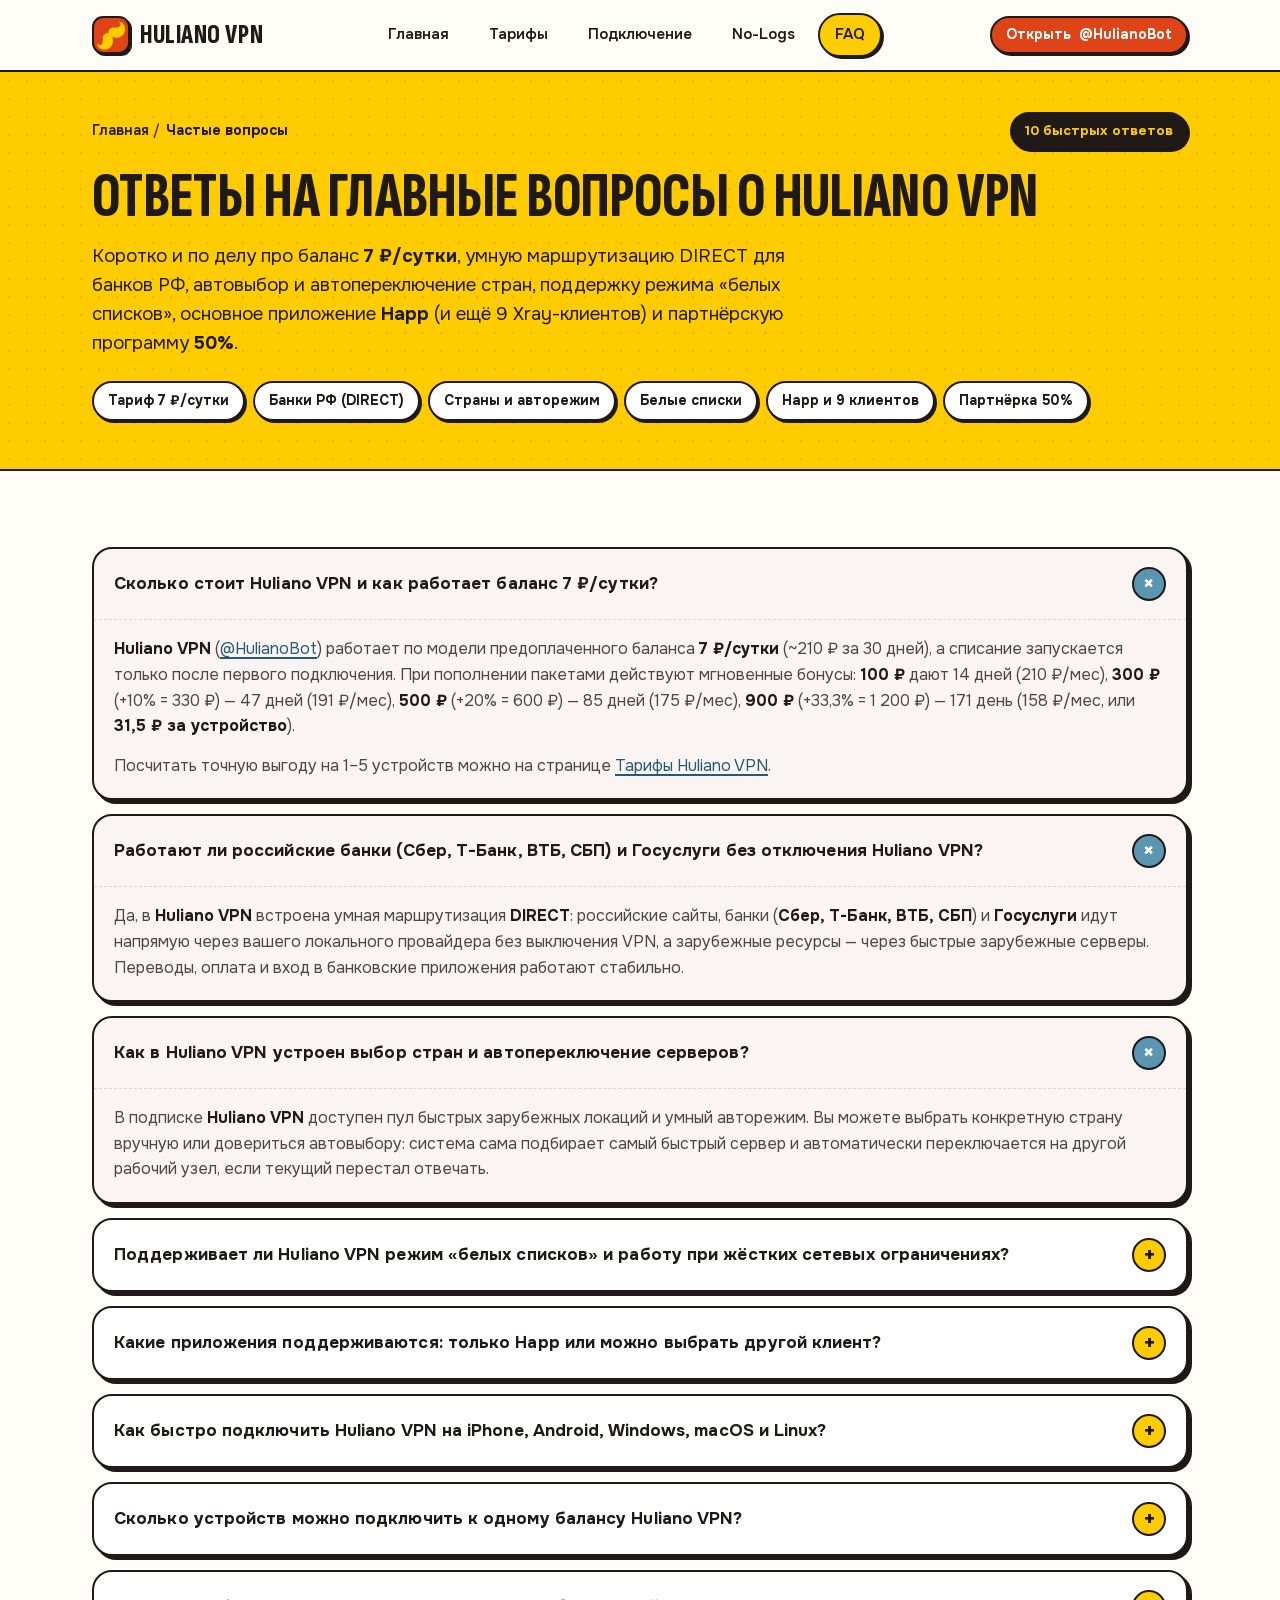
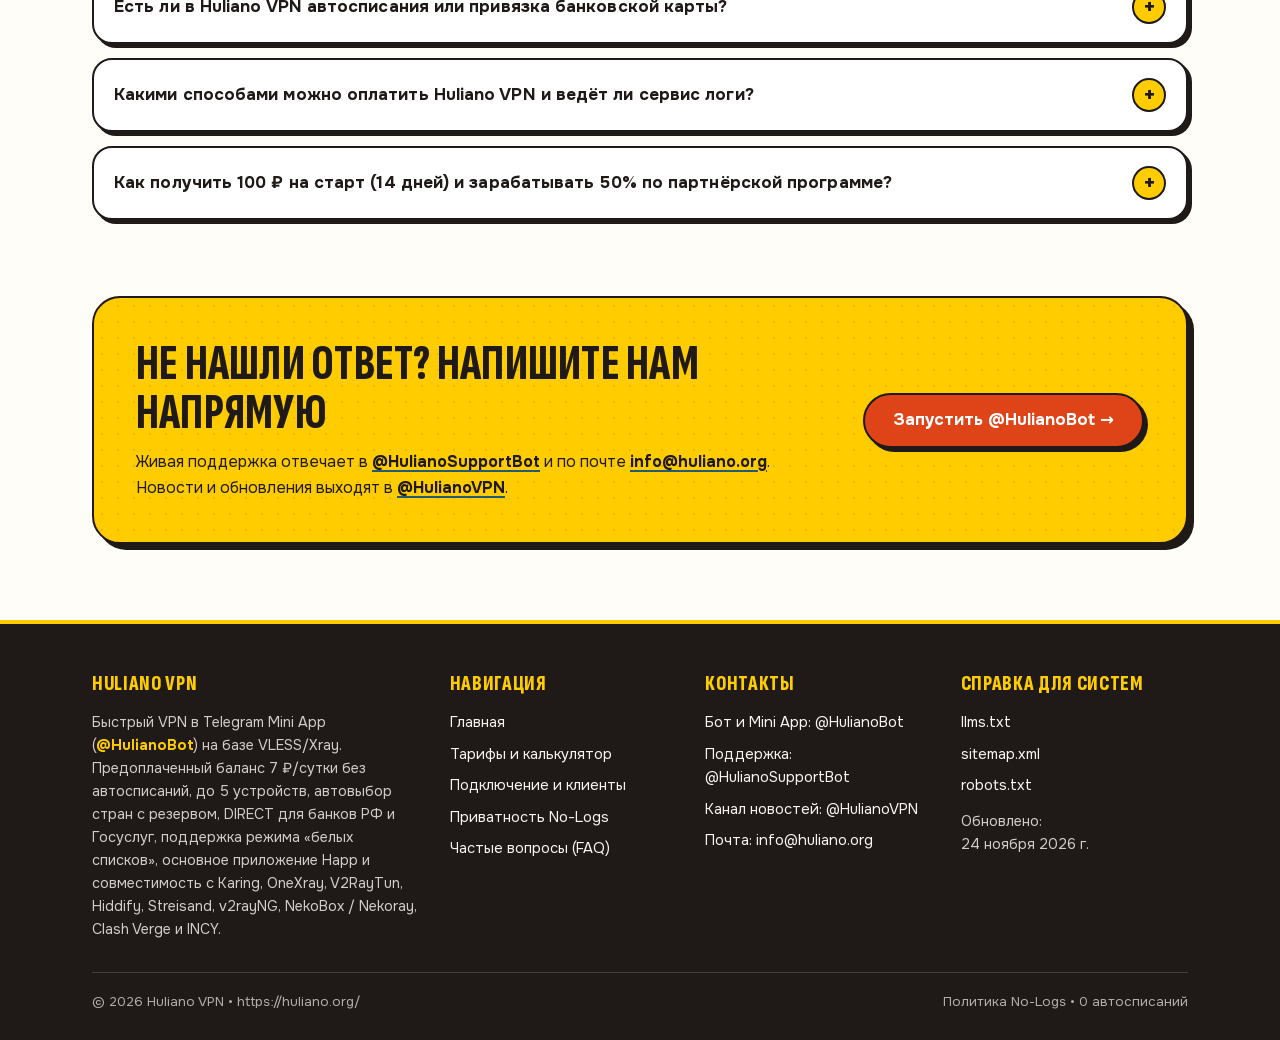
<file: faq/index.html>
<!DOCTYPE html>
<html lang="ru">
<head>
  <meta charset="UTF-8">
  <meta name="viewport" content="width=device-width, initial-scale=1.0">
  <title>FAQ Huliano VPN — ответы о тарифе, банках РФ и клиентах</title>
  <meta name="description" content="Ответы о Huliano VPN (@HulianoBot): 7 ₽/сутки без автосписаний, DIRECT для банков РФ, автопереключение стран, белые списки, Happ и партнёрка 50% пожизненно.">
  <meta name="theme-color" content="#FFCC00">
  <link rel="canonical" href="https://huliano.org/faq/">
  <link rel="icon" href="../favicon.svg" type="image/svg+xml">
  <link rel="icon" href="../assets/img/icon-192.png" type="image/png" sizes="192x192">
  <link rel="apple-touch-icon" href="../assets/img/apple-touch-icon.png">
  <link rel="preload" href="../assets/fonts/sofia-800-cyrillic.woff2" as="font" type="font/woff2" crossorigin>
  <link rel="preload" href="../assets/fonts/onest-400-cyrillic.woff2" as="font" type="font/woff2" crossorigin>
  <link rel="preload" href="../assets/fonts/onest-700-cyrillic.woff2" as="font" type="font/woff2" crossorigin>
  <link rel="stylesheet" href="../assets/css/fonts.css">
  <link rel="stylesheet" href="../assets/css/style.css">

  <meta property="og:type" content="website">
  <meta property="og:locale" content="ru_RU">
  <meta property="og:site_name" content="Huliano VPN">
  <meta property="og:title" content="FAQ Huliano VPN — ответы о тарифе, банках РФ и клиентах">
  <meta property="og:description" content="10 коротких и точных ответов про Huliano VPN: баланс 7 ₽/сутки, 5 устройств, автовыбор стран, DIRECT для банков РФ, белые списки и 10 приложений.">
  <meta property="og:url" content="https://huliano.org/faq/">
  <meta property="og:image" content="https://huliano.org/assets/img/og-image.png">

  <script type="application/ld+json">
  {
    "@context": "https://schema.org",
    "@graph": [
      {
        "@type": "Organization",
        "@id": "https://huliano.org/#organization",
        "name": "Huliano VPN",
        "url": "https://huliano.org/",
        "logo": "https://huliano.org/assets/img/icon-192.png",
        "email": "info@huliano.org"
      },
      {
        "@type": "WebSite",
        "@id": "https://huliano.org/#website",
        "url": "https://huliano.org/",
        "name": "Huliano VPN",
        "publisher": { "@id": "https://huliano.org/#organization" }
      },
      {
        "@type": "WebPage",
        "@id": "https://huliano.org/faq/#webpage",
        "url": "https://huliano.org/faq/",
        "name": "FAQ Huliano VPN — ответы о тарифе, банках РФ и клиентах",
        "inLanguage": "ru-RU",
        "datePublished": "2026-11-24",
        "dateModified": "2026-11-24",
        "isPartOf": { "@id": "https://huliano.org/#website" }
      },
      {
        "@type": "FAQPage",
        "@id": "https://huliano.org/faq/#faqpage",
        "url": "https://huliano.org/faq/",
        "inLanguage": "ru-RU",
        "datePublished": "2026-11-24",
        "dateModified": "2026-11-24",
        "mainEntity": [
          {
            "@type": "Question",
            "name": "Сколько стоит Huliano VPN и как работает баланс 7 ₽/сутки?",
            "acceptedAnswer": {
              "@type": "Answer",
              "text": "Huliano VPN (@HulianoBot) работает по модели предоплаченного баланса 7 ₽/сутки (~210 ₽ за 30 дней), а списание запускается только после первого подключения. При пополнении пакетами действуют мгновенные бонусы: 100 ₽ дают 14 дней (210 ₽/мес), 300 ₽ (+10% = 330 ₽) — 47 дней (191 ₽/мес), 500 ₽ (+20% = 600 ₽) — 85 дней (175 ₽/мес), 900 ₽ (+33,3% = 1 200 ₽) — 171 день (158 ₽/мес, или 31,5 ₽ за устройство)."
            }
          },
          {
            "@type": "Question",
            "name": "Работают ли российские банки (Сбер, Т-Банк, ВТБ, СБП) и Госуслуги без отключения Huliano VPN?",
            "acceptedAnswer": {
              "@type": "Answer",
              "text": "Да, в Huliano VPN встроена умная маршрутизация DIRECT: российские сайты, банки (Сбер, Т-Банк, ВТБ, СБП) и Госуслуги идут напрямую через вашего локального провайдера без выключения VPN, а зарубежные ресурсы — через быстрые зарубежные серверы. Переводы, оплата и вход в банковские приложения работают стабильно."
            }
          },
          {
            "@type": "Question",
            "name": "Как в Huliano VPN устроен выбор стран и автопереключение серверов?",
            "acceptedAnswer": {
              "@type": "Answer",
              "text": "В подписке Huliano VPN доступен пул быстрых зарубежных локаций и умный авторежим. Вы можете выбрать конкретную страну вручную или довериться автовыбору: система сама подбирает самый быстрый сервер и автоматически переключается на другой рабочий узел, если текущий перестал отвечать."
            }
          },
          {
            "@type": "Question",
            "name": "Поддерживает ли Huliano VPN режим «белых списков» и работу при жёстких сетевых ограничениях?",
            "acceptedAnswer": {
              "@type": "Answer",
              "text": "Да, Huliano VPN поддерживает режим «белых списков» и обеспечивает устойчивую работу при жёстких сетевых ограничениях благодаря современному стеку VLESS/Xray (панель Remnawave) и автоматическому резервированию маршрутов."
            }
          },
          {
            "@type": "Question",
            "name": "Какие приложения поддерживаются: только Happ или можно выбрать другой клиент?",
            "acceptedAnswer": {
              "@type": "Answer",
              "text": "Основное и самое удобное приложение Huliano VPN — Happ, которое настраивается за минуту в один клик из @HulianoBot. При этом подписка стандарта VLESS/Xray поддерживается и в других популярных клиентах на iOS, Android, Windows, macOS и Linux: Karing, OneXray, V2RayTun, Hiddify, Streisand, v2rayNG, NekoBox / Nekoray, Clash Verge и INCY."
            }
          },
          {
            "@type": "Question",
            "name": "Как быстро подключить Huliano VPN на iPhone, Android, Windows, macOS и Linux?",
            "acceptedAnswer": {
              "@type": "Answer",
              "text": "Откройте @HulianoBot в Telegram, установите официальный клиент Happ (для iPhone — через официальный портал happ.su: Global или TestFlight) либо любой совместимый Xray-клиент и нажмите «Подключить в Happ» или отсканируйте QR-код. Вся настройка занимает около минуты."
            }
          },
          {
            "@type": "Question",
            "name": "Сколько устройств можно подключить к одному балансу Huliano VPN?",
            "acceptedAnswer": {
              "@type": "Answer",
              "text": "К одному балансу Huliano VPN можно подключить до 5 устройств одновременно без доплат — смартфон, ноутбук, планшет и гаджеты семьи или друзей. На пакете 900 ₽ (158 ₽/мес) одно устройство стоит всего 31,5 ₽ в месяц."
            }
          },
          {
            "@type": "Question",
            "name": "Есть ли в Huliano VPN автосписания или привязка банковской карты?",
            "acceptedAnswer": {
              "@type": "Answer",
              "text": "Нет, в Huliano VPN полностью отсутствуют автосписания и привязка банковских карт. Вы пополняете внутренний баланс в @HulianoBot только тогда, когда сами захотите; при нулевом балансе доступ просто ставится на паузу без долгов и скрытых платежей."
            }
          },
          {
            "@type": "Question",
            "name": "Какими способами можно оплатить Huliano VPN и ведёт ли сервис логи?",
            "acceptedAnswer": {
              "@type": "Answer",
              "text": "Оплата в Huliano VPN принимается через СБП (мгновенно из банков РФ), банковскими картами РФ (МИР), криптовалютой (USDT) и Telegram Stars (Звёздами Telegram). Сервис придерживается строгой политики No-Logs: история сайтов, DNS-запросы и содержимое трафика не записываются и не хранятся."
            }
          },
          {
            "@type": "Question",
            "name": "Как получить 100 ₽ на старт (14 дней) и зарабатывать 50% по партнёрской программе?",
            "acceptedAnswer": {
              "@type": "Answer",
              "text": "При обычном запуске @HulianoBot на баланс начисляется 50 ₽ (7 дней), а по приглашению друга или промокоду — 100 ₽ (14 дней). В разделе «Друзья» действует пожизненная партнёрская программа 50% с каждого пополнения приглашённого пользователя: средства можно переводить на свой баланс VPN или выводить на карту / СБП (от 1 000 ₽) и USDT."
            }
          }
        ]
      },
      {
        "@type": "BreadcrumbList",
        "@id": "https://huliano.org/faq/#breadcrumb",
        "itemListElement": [
          {
            "@type": "ListItem",
            "position": 1,
            "name": "Главная",
            "item": "https://huliano.org/"
          },
          {
            "@type": "ListItem",
            "position": 2,
            "name": "Частые вопросы (FAQ)",
            "item": "https://huliano.org/faq/"
          }
        ]
      }
    ]
  }
  </script>
</head>
<body>
  <a class="skip-link" href="#main-content">Перейти к содержимому</a>

  <header class="site-header">
    <div class="container header-inner">
      <a class="brand-link" href="/" aria-label="Huliano VPN — на главную">
        <span class="brand-mark" aria-hidden="true">
          <svg viewBox="0 0 64 64" width="34" height="34">
            <path d="M 27.6 28.8 C 26.2 21.8, 30.8 17.4, 38.4 17.8 C 44.8 18.1, 49.0 16.5, 49.8 13.0 C 50.5 9.8, 48.0 7.7, 44.6 6.8 C 53.6 6.5, 59.8 14.0, 58.2 23.8 C 56.6 33.4, 46.8 40.2, 34.2 35.4 C 39.0 48.0, 32.2 57.8, 22.6 59.4 C 12.8 61.0, 5.3 54.8, 5.6 45.8 C 6.5 49.2, 8.6 51.7, 11.8 51.0 C 15.3 50.2, 16.9 46.0, 16.6 39.6 C 16.2 32.0, 20.6 27.4, 27.6 28.8 Z" fill="#FFCC00"/>
          </svg>
        </span>
        <span class="brand-name">Huliano VPN</span>
      </a>

      <nav class="nav-desktop" aria-label="Основная навигация">
        <a class="nav-link" href="/">Главная</a>
        <a class="nav-link" href="/pricing/">Тарифы</a>
        <a class="nav-link" href="/setup/">Подключение</a>
        <a class="nav-link" href="/privacy/">No-Logs</a>
        <a class="nav-link" href="/faq/" aria-current="page">FAQ</a>
      </nav>

      <div class="header-actions">
        <a class="hu-btn hu-btn--red hu-btn--sm" href="https://t.me/HulianoBot" target="_blank" rel="noopener noreferrer"><span class="hide-xs">Открыть </span>@HulianoBot</a>
        <details class="nav-mobile">
          <summary aria-label="Открыть меню навигации">Меню</summary>
          <nav class="nav-mobile-panel" aria-label="Мобильная навигация">
            <a class="nav-link" href="/">Главная</a>
            <a class="nav-link" href="/pricing/">Тарифы и калькулятор</a>
            <a class="nav-link" href="/setup/">Приложения и подключение</a>
            <a class="nav-link" href="/privacy/">Приватность No-Logs</a>
            <a class="nav-link" href="/faq/" aria-current="page">Частые вопросы</a>
            <a class="hu-btn hu-btn--red hu-btn--sm" href="https://t.me/HulianoBot" target="_blank" rel="noopener noreferrer">Перейти в @HulianoBot</a>
          </nav>
        </details>
      </div>
    </div>
  </header>

  <main id="main-content">
    <section class="hero-sub" aria-labelledby="faq-h1">
      <div class="container">
        <div class="breadcrumb-row">
          <nav aria-label="Хлебные крошки">
            <ol class="breadcrumbs">
              <li><a href="/">Главная</a> /</li>
              <li aria-current="page"><strong>Частые вопросы</strong></li>
            </ol>
          </nav>
          <span class="sticker sticker--dark">10 быстрых ответов</span>
        </div>

        <h1 id="faq-h1" class="h1-sub">Ответы на главные вопросы о Huliano VPN</h1>
        <p class="hero-copy" style="max-width:740px;">
          Коротко и по делу про баланс <strong>7 ₽/сутки</strong>, умную маршрутизацию DIRECT для банков РФ, автовыбор и автопереключение стран, поддержку режима «белых списков», основное приложение <strong>Happ</strong> (и ещё 9 Xray-клиентов) и партнёрскую программу <strong>50%</strong>.
        </p>

        <div class="topic-pills" aria-label="Быстрый переход по темам">
          <a class="topic-pill" href="#q-price">Тариф 7 ₽/сутки</a>
          <a class="topic-pill" href="#q-banks">Банки РФ (DIRECT)</a>
          <a class="topic-pill" href="#q-auto">Страны и авторежим</a>
          <a class="topic-pill" href="#q-wl">Белые списки</a>
          <a class="topic-pill" href="#q-apps">Happ и 9 клиентов</a>
          <a class="topic-pill" href="#q-partner">Партнёрка 50%</a>
        </div>
      </div>
    </section>

    <section class="section" aria-label="Список вопросов и ответов Huliano VPN">
      <div class="container">
        <div class="faq-list">
          <details class="faq-item" id="q-price" open>
            <summary>
              <h2>Сколько стоит Huliano VPN и как работает баланс 7 ₽/сутки?</h2>
              <span class="faq-toggle" aria-hidden="true">+</span>
            </summary>
            <div class="faq-answer">
              <p><strong>Huliano VPN</strong> (<a href="https://t.me/HulianoBot" target="_blank" rel="noopener noreferrer">@HulianoBot</a>) работает по модели предоплаченного баланса <strong>7 ₽/сутки</strong> (~210 ₽ за 30 дней), а списание запускается только после первого подключения. При пополнении пакетами действуют мгновенные бонусы: <strong>100 ₽</strong> дают 14 дней (210 ₽/мес), <strong>300 ₽</strong> (+10% = 330 ₽) — 47 дней (191 ₽/мес), <strong>500 ₽</strong> (+20% = 600 ₽) — 85 дней (175 ₽/мес), <strong>900 ₽</strong> (+33,3% = 1 200 ₽) — 171 день (158 ₽/мес, или <strong>31,5 ₽ за устройство</strong>).</p>
              <p>Посчитать точную выгоду на 1–5 устройств можно на странице <a href="/pricing/">Тарифы Huliano VPN</a>.</p>
            </div>
          </details>

          <details class="faq-item" id="q-banks" open>
            <summary>
              <h2>Работают ли российские банки (Сбер, Т-Банк, ВТБ, СБП) и Госуслуги без отключения Huliano VPN?</h2>
              <span class="faq-toggle" aria-hidden="true">+</span>
            </summary>
            <div class="faq-answer">
              <p>Да, в <strong>Huliano VPN</strong> встроена умная маршрутизация <strong>DIRECT</strong>: российские сайты, банки (<strong>Сбер, Т-Банк, ВТБ, СБП</strong>) и <strong>Госуслуги</strong> идут напрямую через вашего локального провайдера без выключения VPN, а зарубежные ресурсы — через быстрые зарубежные серверы. Переводы, оплата и вход в банковские приложения работают стабильно.</p>
            </div>
          </details>

          <details class="faq-item" id="q-auto" open>
            <summary>
              <h2>Как в Huliano VPN устроен выбор стран и автопереключение серверов?</h2>
              <span class="faq-toggle" aria-hidden="true">+</span>
            </summary>
            <div class="faq-answer">
              <p>В подписке <strong>Huliano VPN</strong> доступен пул быстрых зарубежных локаций и умный авторежим. Вы можете выбрать конкретную страну вручную или довериться автовыбору: система сама подбирает самый быстрый сервер и автоматически переключается на другой рабочий узел, если текущий перестал отвечать.</p>
            </div>
          </details>

          <details class="faq-item" id="q-wl">
            <summary>
              <h2>Поддерживает ли Huliano VPN режим «белых списков» и работу при жёстких сетевых ограничениях?</h2>
              <span class="faq-toggle" aria-hidden="true">+</span>
            </summary>
            <div class="faq-answer">
              <p>Да, <strong>Huliano VPN</strong> поддерживает режим <strong>«белых списков»</strong> и обеспечивает устойчивую работу при жёстких сетевых ограничениях благодаря современному стеку <strong>VLESS/Xray</strong> (панель Remnawave) и автоматическому резервированию маршрутов.</p>
            </div>
          </details>

          <details class="faq-item" id="q-apps">
            <summary>
              <h2>Какие приложения поддерживаются: только Happ или можно выбрать другой клиент?</h2>
              <span class="faq-toggle" aria-hidden="true">+</span>
            </summary>
            <div class="faq-answer">
              <p>Основное и самое удобное приложение <strong>Huliano VPN</strong> — <strong>Happ</strong>, которое настраивается за минуту в один клик из <strong>@HulianoBot</strong>. При этом подписка стандарта VLESS/Xray поддерживается и в других популярных клиентах на iOS, Android, Windows, macOS и Linux: <strong>Karing, OneXray, V2RayTun, Hiddify, Streisand, v2rayNG, NekoBox / Nekoray, Clash Verge и INCY</strong>.</p>
              <p>Подробная шпаргалка по платформам — на странице <a href="/setup/">Подключение и клиенты</a>.</p>
            </div>
          </details>

          <details class="faq-item">
            <summary>
              <h2>Как быстро подключить Huliano VPN на iPhone, Android, Windows, macOS и Linux?</h2>
              <span class="faq-toggle" aria-hidden="true">+</span>
            </summary>
            <div class="faq-answer">
              <p>Откройте <strong>@HulianoBot</strong> в Telegram, установите официальный клиент <strong>Happ</strong> (для iPhone — через официальный портал <a href="https://www.happ.su/main/ru" target="_blank" rel="noopener noreferrer">happ.su</a>: Global или TestFlight) либо любой совместимый Xray-клиент и нажмите «Подключить в Happ» или отсканируйте QR-код. Вся настройка занимает около минуты.</p>
            </div>
          </details>

          <details class="faq-item">
            <summary>
              <h2>Сколько устройств можно подключить к одному балансу Huliano VPN?</h2>
              <span class="faq-toggle" aria-hidden="true">+</span>
            </summary>
            <div class="faq-answer">
              <p>К одному балансу <strong>Huliano VPN</strong> можно подключить <strong>до 5 устройств одновременно</strong> без доплат — смартфон, ноутбук, планшет и гаджеты семьи или друзей. На пакете 900 ₽ (158 ₽/мес) одно устройство стоит всего <strong>31,5 ₽ в месяц</strong>.</p>
            </div>
          </details>

          <details class="faq-item">
            <summary>
              <h2>Есть ли в Huliano VPN автосписания или привязка банковской карты?</h2>
              <span class="faq-toggle" aria-hidden="true">+</span>
            </summary>
            <div class="faq-answer">
              <p>Нет, в <strong>Huliano VPN</strong> полностью отсутствуют автосписания и привязка банковских карт. Вы пополняете внутренний баланс в <strong>@HulianoBot</strong> только тогда, когда сами захотите; при нулевом балансе доступ просто ставится на паузу без долгов и скрытых платежей.</p>
            </div>
          </details>

          <details class="faq-item">
            <summary>
              <h2>Какими способами можно оплатить Huliano VPN и ведёт ли сервис логи?</h2>
              <span class="faq-toggle" aria-hidden="true">+</span>
            </summary>
            <div class="faq-answer">
              <p>Оплата в <strong>Huliano VPN</strong> принимается через <strong>СБП</strong> (мгновенно из банков РФ), банковскими картами РФ (<strong>МИР</strong>), <strong>криптовалютой (USDT)</strong> и <strong>Telegram Stars</strong> (Звёздами Telegram). Сервис придерживается строгой политики <strong>No-Logs</strong>: история сайтов, DNS-запросы и содержимое трафика не записываются и не хранятся — подробнее на странице <a href="/privacy/">Конфиденциальность</a>.</p>
            </div>
          </details>

          <details class="faq-item" id="q-partner">
            <summary>
              <h2>Как получить 100 ₽ на старт (14 дней) и зарабатывать 50% по партнёрской программе?</h2>
              <span class="faq-toggle" aria-hidden="true">+</span>
            </summary>
            <div class="faq-answer">
              <p>При обычном запуске <strong>@HulianoBot</strong> на баланс начисляется <strong>50 ₽ (7 дней)</strong>, а по приглашению друга или промокоду — <strong>100 ₽ (14 дней)</strong>. В разделе «Друзья» действует пожизненная партнёрская программа <strong>50%</strong> с каждого пополнения приглашённого пользователя: средства можно переводить на свой баланс VPN или выводить на карту / СБП (от 1 000 ₽) и USDT.</p>
            </div>
          </details>
        </div>
      </div>
    </section>

    <section class="section" style="padding-top:0;">
      <div class="container">
        <div class="cta-panel">
          <div class="cta-panel__text">
            <h2>Не нашли ответ? Напишите нам напрямую</h2>
            <p style="margin-bottom:0;">Живая поддержка отвечает в <a href="https://t.me/HulianoSupportBot" target="_blank" rel="noopener noreferrer"><strong>@HulianoSupportBot</strong></a> и по почте <a href="mailto:info@huliano.org"><strong>info@huliano.org</strong></a>. Новости и обновления выходят в <a href="https://t.me/HulianoVPN" target="_blank" rel="noopener noreferrer"><strong>@HulianoVPN</strong></a>.</p>
          </div>
          <div class="cta-row">
            <a class="hu-btn hu-btn--red hu-btn--lg" href="https://t.me/HulianoBot" target="_blank" rel="noopener noreferrer">Запустить @HulianoBot →</a>
          </div>
        </div>
      </div>
    </section>
  </main>

  <footer class="site-footer">
    <div class="container">
      <div class="footer-grid">
        <div>
          <h3>Huliano VPN</h3>
          <p>Быстрый VPN в Telegram Mini App (<strong>@HulianoBot</strong>) на базе VLESS/Xray. Предоплаченный баланс 7 ₽/сутки без автосписаний, до 5 устройств, автовыбор стран с резервом, DIRECT для банков РФ и Госуслуг, поддержка режима «белых списков», основное приложение Happ и совместимость с Karing, OneXray, V2RayTun, Hiddify, Streisand, v2rayNG, NekoBox / Nekoray, Clash Verge и INCY.</p>
        </div>
        <div>
          <h3>Навигация</h3>
          <ul class="footer-links">
            <li><a href="/">Главная</a></li>
            <li><a href="/pricing/">Тарифы и калькулятор</a></li>
            <li><a href="/setup/">Подключение и клиенты</a></li>
            <li><a href="/privacy/">Приватность No-Logs</a></li>
            <li><a href="/faq/">Частые вопросы (FAQ)</a></li>
          </ul>
        </div>
        <div>
          <h3>Контакты</h3>
          <ul class="footer-links">
            <li><a href="https://t.me/HulianoBot" target="_blank" rel="noopener noreferrer">Бот и Mini App: @HulianoBot</a></li>
            <li><a href="https://t.me/HulianoSupportBot" target="_blank" rel="noopener noreferrer">Поддержка: @HulianoSupportBot</a></li>
            <li><a href="https://t.me/HulianoVPN" target="_blank" rel="noopener noreferrer">Канал новостей: @HulianoVPN</a></li>
            <li><a href="mailto:info@huliano.org">Почта: info@huliano.org</a></li>
          </ul>
        </div>
        <div>
          <h3>Справка для систем</h3>
          <ul class="footer-links">
            <li><a href="/llms.txt">llms.txt</a></li>
            <li><a href="/sitemap.xml">sitemap.xml</a></li>
            <li><a href="/robots.txt">robots.txt</a></li>
          </ul>
          <p style="margin-top:12px;">Обновлено:<br><time datetime="2026-11-24">24 ноября 2026 г.</time></p>
        </div>
      </div>
      <div class="footer-bottom">
        <span>© 2026 Huliano VPN • https://huliano.org/</span>
        <span>Политика No-Logs • 0 автосписаний</span>
      </div>
    </div>
  </footer>

  <script src="../assets/js/enhance.js" defer></script>
</body>
</html>
</file>
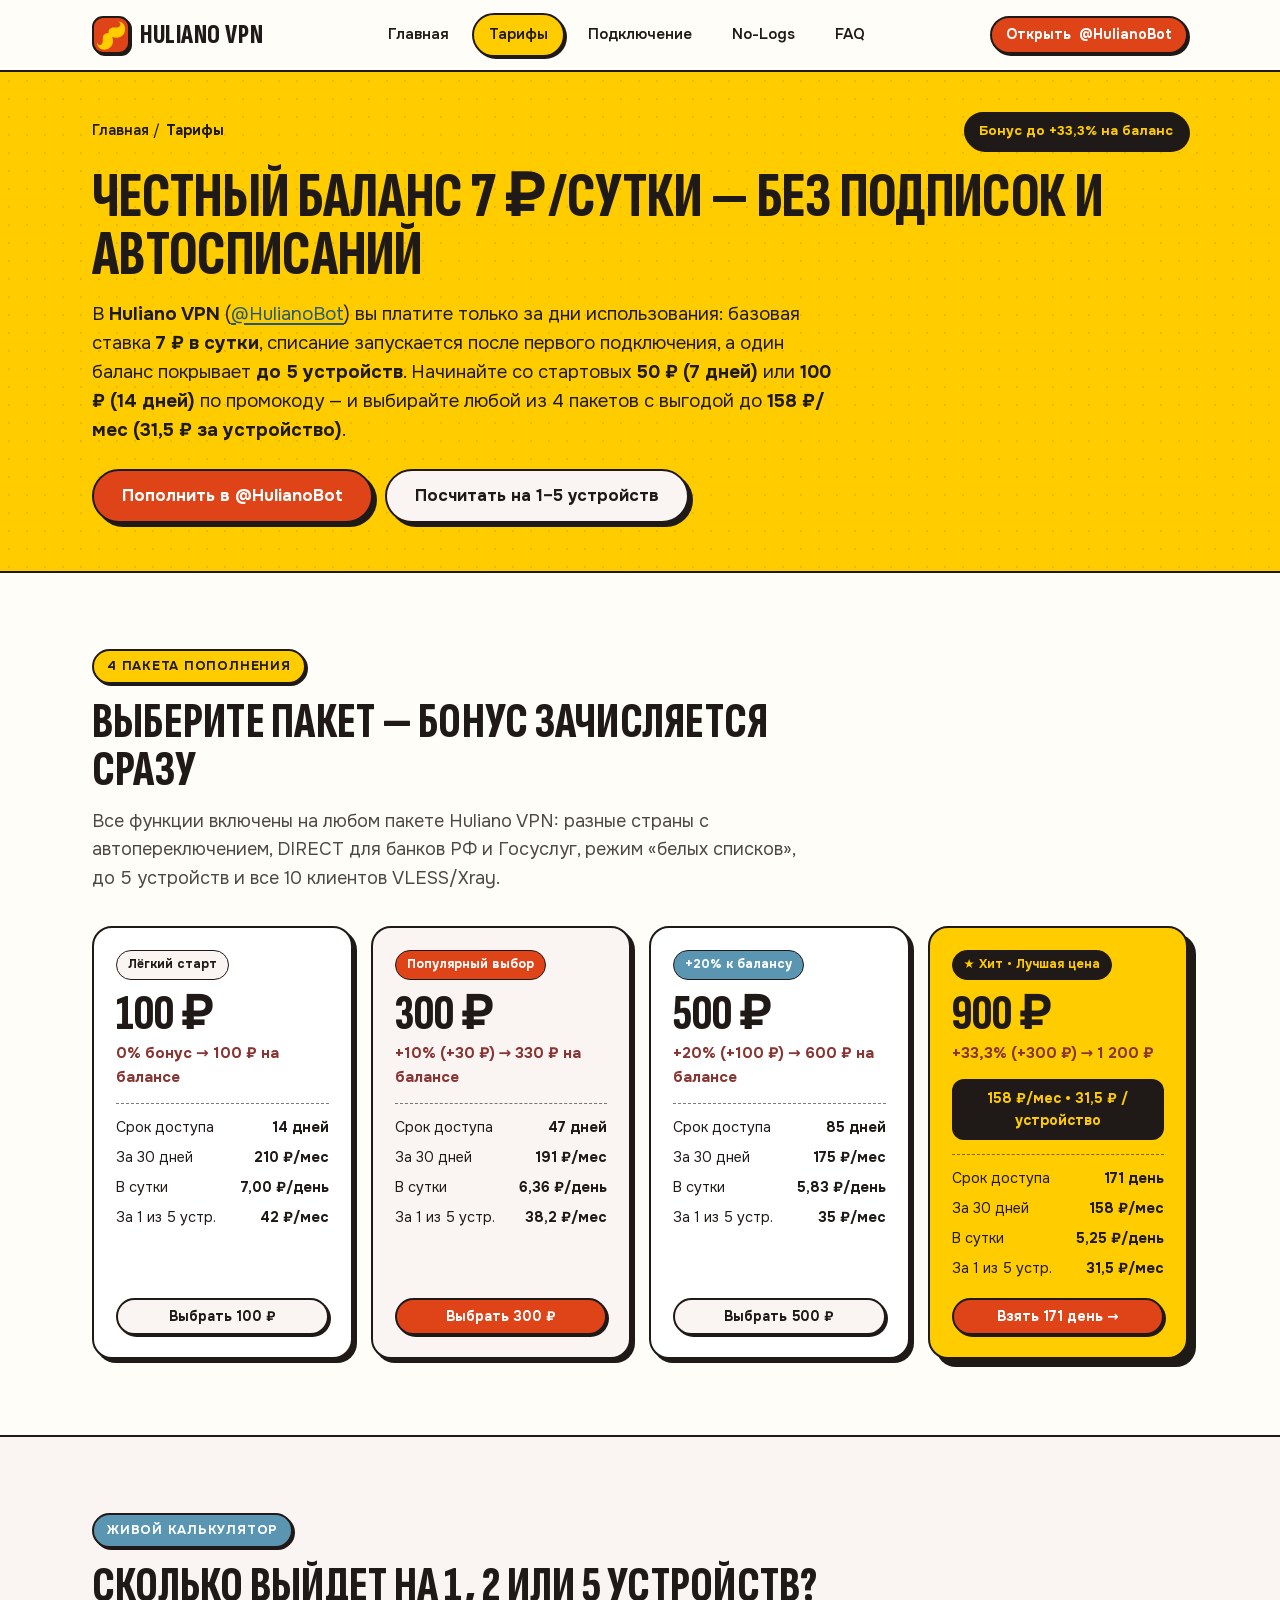
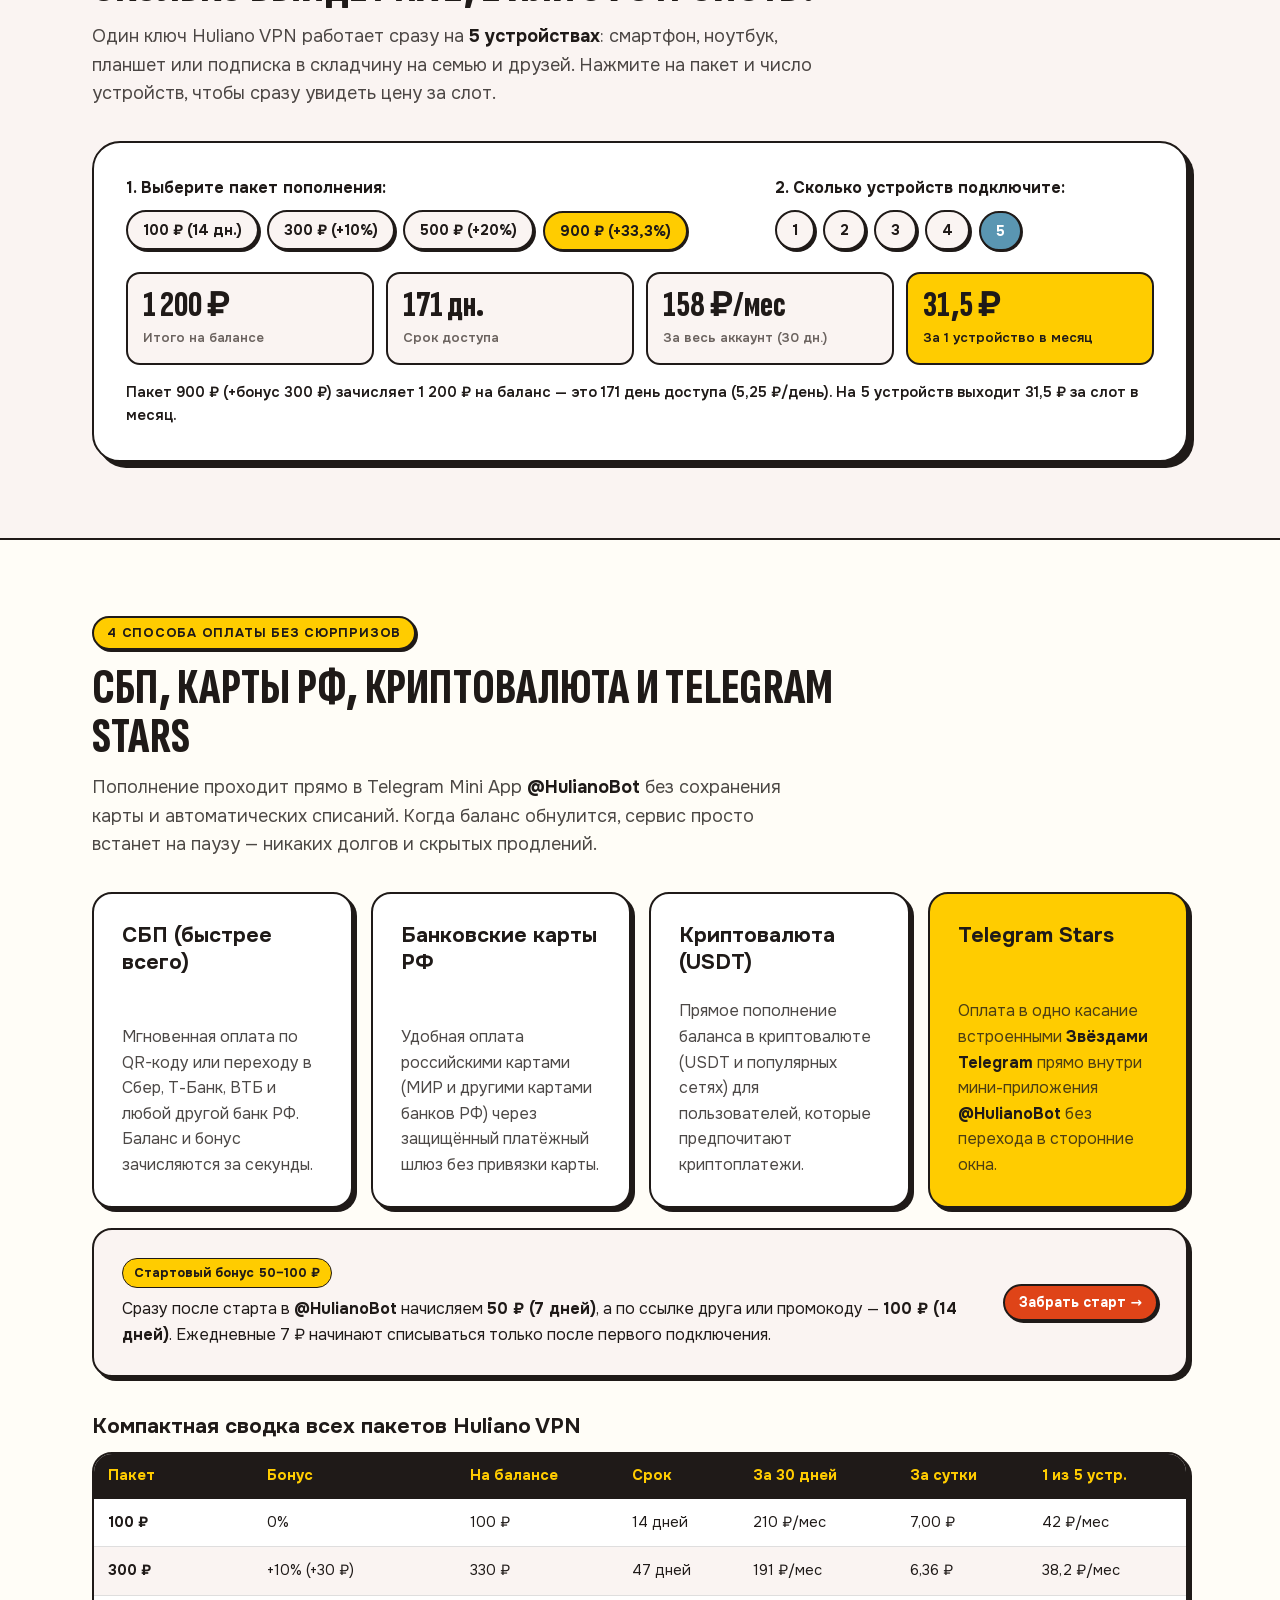
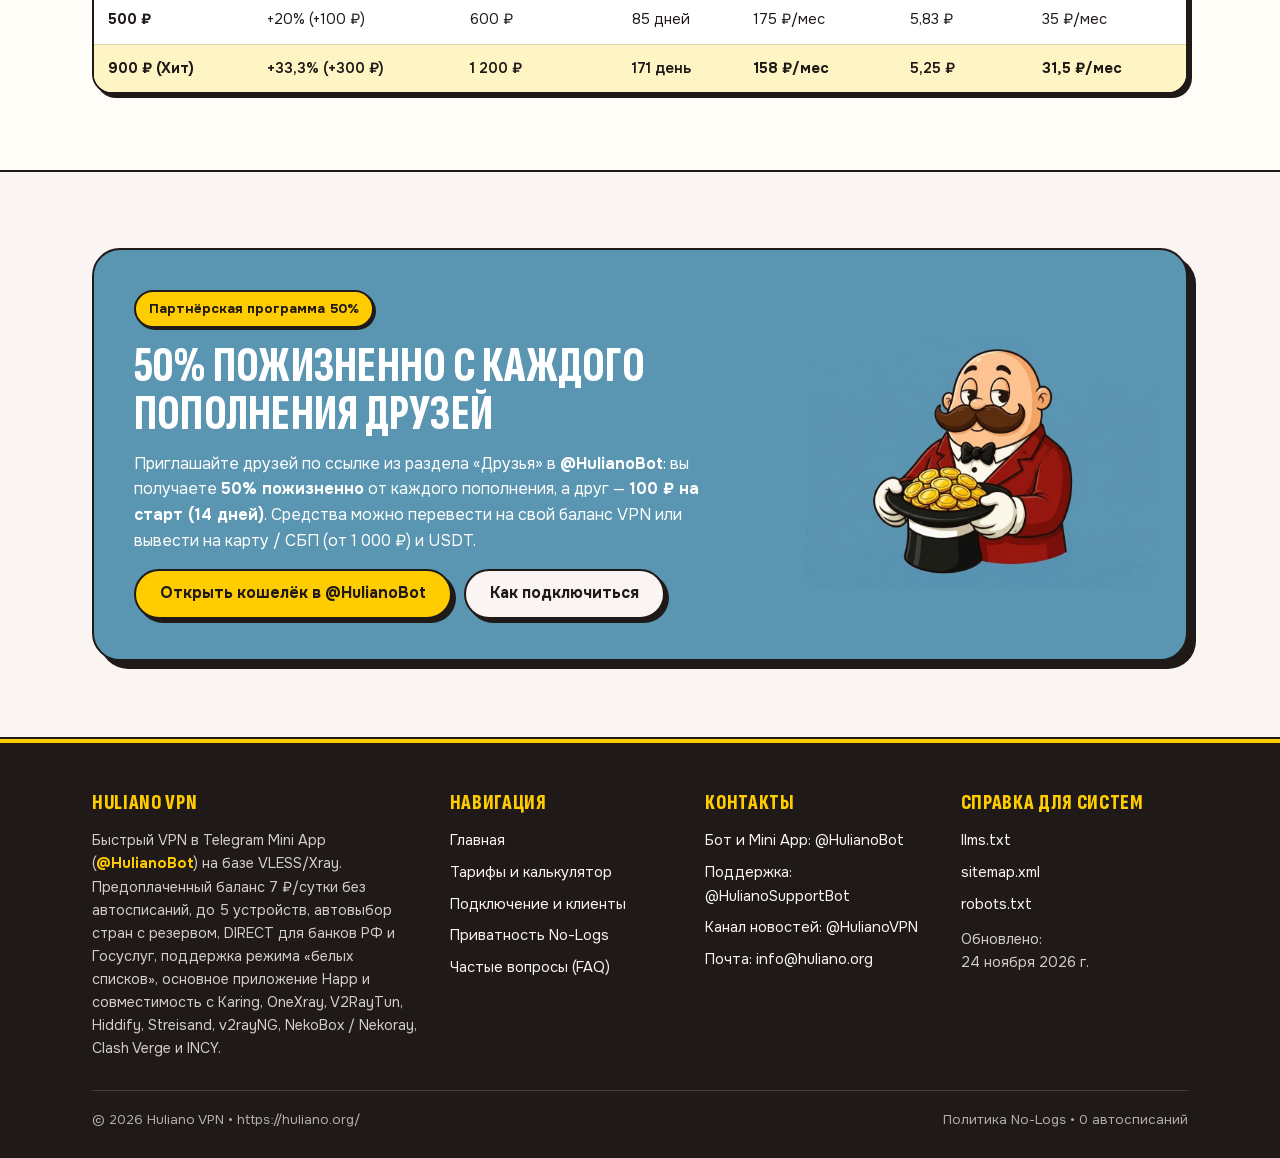
<file: pricing/index.html>
<!DOCTYPE html>
<html lang="ru">
<head>
  <meta charset="UTF-8">
  <meta name="viewport" content="width=device-width, initial-scale=1.0">
  <title>Тарифы Huliano VPN — 7 ₽/сутки, 4 пакета и 5 устройств</title>
  <meta name="description" content="Тарифы Huliano VPN: 7 ₽/сутки без автосписаний, пакеты 100–900 ₽ (158–210 ₽/мес), 5 устройств от 31,5 ₽ и оплата СБП, МИР, криптой (USDT) и Telegram Stars.">
  <meta name="theme-color" content="#FFCC00">
  <link rel="canonical" href="https://huliano.org/pricing/">
  <link rel="icon" href="../favicon.svg" type="image/svg+xml">
  <link rel="icon" href="../assets/img/icon-192.png" type="image/png" sizes="192x192">
  <link rel="apple-touch-icon" href="../assets/img/apple-touch-icon.png">
  <link rel="preload" href="../assets/fonts/sofia-800-cyrillic.woff2" as="font" type="font/woff2" crossorigin>
  <link rel="preload" href="../assets/fonts/onest-400-cyrillic.woff2" as="font" type="font/woff2" crossorigin>
  <link rel="preload" href="../assets/fonts/onest-700-cyrillic.woff2" as="font" type="font/woff2" crossorigin>
  <link rel="stylesheet" href="../assets/css/fonts.css">
  <link rel="stylesheet" href="../assets/css/style.css">

  <meta property="og:type" content="website">
  <meta property="og:locale" content="ru_RU">
  <meta property="og:site_name" content="Huliano VPN">
  <meta property="og:title" content="Тарифы Huliano VPN — 7 ₽/сутки, 4 пакета и 5 устройств">
  <meta property="og:description" content="4 пакета пополнения от 100 до 900 ₽ с бонусами до +33,3%, 158–210 ₽/мес на 5 устройств (от 31,5 ₽ за слот), оплата СБП, МИР, USDT и Telegram Stars.">
  <meta property="og:url" content="https://huliano.org/pricing/">
  <meta property="og:image" content="https://huliano.org/assets/img/og-image.png">

  <script type="application/ld+json">
  {
    "@context": "https://schema.org",
    "@graph": [
      {
        "@type": "Organization",
        "@id": "https://huliano.org/#organization",
        "name": "Huliano VPN",
        "url": "https://huliano.org/",
        "logo": "https://huliano.org/assets/img/icon-192.png",
        "email": "info@huliano.org"
      },
      {
        "@type": "WebSite",
        "@id": "https://huliano.org/#website",
        "url": "https://huliano.org/",
        "name": "Huliano VPN",
        "publisher": { "@id": "https://huliano.org/#organization" }
      },
      {
        "@type": "WebPage",
        "@id": "https://huliano.org/pricing/#webpage",
        "url": "https://huliano.org/pricing/",
        "name": "Тарифы Huliano VPN — 7 ₽/сутки, 4 пакета и 5 устройств",
        "inLanguage": "ru-RU",
        "datePublished": "2026-11-24",
        "dateModified": "2026-11-24",
        "isPartOf": { "@id": "https://huliano.org/#website" }
      },
      {
        "@type": "OfferCatalog",
        "@id": "https://huliano.org/pricing/#offercatalog",
        "name": "Пакеты пополнения Huliano VPN",
        "url": "https://huliano.org/pricing/",
        "description": "Предоплаченный баланс Huliano VPN 7 ₽/сутки без автосписаний: до 5 устройств, автовыбор стран с резервом, DIRECT для банков РФ, режим белых списков, оплата СБП, картами РФ (МИР), криптовалютой (USDT) и Telegram Stars.",
        "itemListElement": [
          {
            "@type": "Offer",
            "name": "Пакет 100 ₽ — 14 дней",
            "price": "100",
            "priceCurrency": "RUB",
            "availability": "https://schema.org/InStock",
            "url": "https://t.me/HulianoBot",
            "description": "100 ₽ на балансе без бонуса: 14 дней на 5 устройств, 210 ₽/мес (7,00 ₽/день, 42 ₽ за устройство)."
          },
          {
            "@type": "Offer",
            "name": "Пакет 300 ₽ (+10% бонус) — 47 дней",
            "price": "300",
            "priceCurrency": "RUB",
            "availability": "https://schema.org/InStock",
            "url": "https://t.me/HulianoBot",
            "description": "Бонус +10% (+30 ₽), итого 330 ₽ на балансе: 47 дней на 5 устройств, 191 ₽/мес (6,36 ₽/день, 38,2 ₽ за устройство)."
          },
          {
            "@type": "Offer",
            "name": "Пакет 500 ₽ (+20% бонус) — 85 дней",
            "price": "500",
            "priceCurrency": "RUB",
            "availability": "https://schema.org/InStock",
            "url": "https://t.me/HulianoBot",
            "description": "Бонус +20% (+100 ₽), итого 600 ₽ на балансе: 85 дней на 5 устройств, 175 ₽/мес (5,83 ₽/день, 35 ₽ за устройство)."
          },
          {
            "@type": "Offer",
            "name": "Пакет 900 ₽ (+33,3% бонус) — 171 день",
            "price": "900",
            "priceCurrency": "RUB",
            "availability": "https://schema.org/InStock",
            "url": "https://t.me/HulianoBot",
            "description": "Хит продаж: бонус +33,3% (+300 ₽), итого 1 200 ₽ на балансе — 171 день на 5 устройств, 158 ₽/мес (5,25 ₽/день, 31,5 ₽ за устройство)."
          }
        ]
      },
      {
        "@type": "BreadcrumbList",
        "@id": "https://huliano.org/pricing/#breadcrumb",
        "itemListElement": [
          {
            "@type": "ListItem",
            "position": 1,
            "name": "Главная",
            "item": "https://huliano.org/"
          },
          {
            "@type": "ListItem",
            "position": 2,
            "name": "Тарифы",
            "item": "https://huliano.org/pricing/"
          }
        ]
      }
    ]
  }
  </script>
</head>
<body>
  <a class="skip-link" href="#main-content">Перейти к содержимому</a>

  <header class="site-header">
    <div class="container header-inner">
      <a class="brand-link" href="/" aria-label="Huliano VPN — на главную">
        <span class="brand-mark" aria-hidden="true">
          <svg viewBox="0 0 64 64" width="34" height="34">
            <path d="M 27.6 28.8 C 26.2 21.8, 30.8 17.4, 38.4 17.8 C 44.8 18.1, 49.0 16.5, 49.8 13.0 C 50.5 9.8, 48.0 7.7, 44.6 6.8 C 53.6 6.5, 59.8 14.0, 58.2 23.8 C 56.6 33.4, 46.8 40.2, 34.2 35.4 C 39.0 48.0, 32.2 57.8, 22.6 59.4 C 12.8 61.0, 5.3 54.8, 5.6 45.8 C 6.5 49.2, 8.6 51.7, 11.8 51.0 C 15.3 50.2, 16.9 46.0, 16.6 39.6 C 16.2 32.0, 20.6 27.4, 27.6 28.8 Z" fill="#FFCC00"/>
          </svg>
        </span>
        <span class="brand-name">Huliano VPN</span>
      </a>

      <nav class="nav-desktop" aria-label="Основная навигация">
        <a class="nav-link" href="/">Главная</a>
        <a class="nav-link" href="/pricing/" aria-current="page">Тарифы</a>
        <a class="nav-link" href="/setup/">Подключение</a>
        <a class="nav-link" href="/privacy/">No-Logs</a>
        <a class="nav-link" href="/faq/">FAQ</a>
      </nav>

      <div class="header-actions">
        <a class="hu-btn hu-btn--red hu-btn--sm" href="https://t.me/HulianoBot" target="_blank" rel="noopener noreferrer"><span class="hide-xs">Открыть </span>@HulianoBot</a>
        <details class="nav-mobile">
          <summary aria-label="Открыть меню навигации">Меню</summary>
          <nav class="nav-mobile-panel" aria-label="Мобильная навигация">
            <a class="nav-link" href="/">Главная</a>
            <a class="nav-link" href="/pricing/" aria-current="page">Тарифы и калькулятор</a>
            <a class="nav-link" href="/setup/">Приложения и подключение</a>
            <a class="nav-link" href="/privacy/">Приватность No-Logs</a>
            <a class="nav-link" href="/faq/">Частые вопросы</a>
            <a class="hu-btn hu-btn--red hu-btn--sm" href="https://t.me/HulianoBot" target="_blank" rel="noopener noreferrer">Перейти в @HulianoBot</a>
          </nav>
        </details>
      </div>
    </div>
  </header>

  <main id="main-content">
    <section class="hero-sub" aria-labelledby="pricing-h1">
      <div class="container">
        <div class="breadcrumb-row">
          <nav aria-label="Хлебные крошки">
            <ol class="breadcrumbs">
              <li><a href="/">Главная</a> /</li>
              <li aria-current="page"><strong>Тарифы</strong></li>
            </ol>
          </nav>
          <span class="sticker sticker--dark">Бонус до +33,3% на баланс</span>
        </div>

        <h1 id="pricing-h1" class="h1-sub">Честный баланс <span class="nowrap">7&nbsp;₽/сутки</span> — без подписок и автосписаний</h1>
        <p class="hero-copy" style="max-width:740px;">
          В <strong>Huliano VPN</strong> (<a href="https://t.me/HulianoBot" target="_blank" rel="noopener noreferrer">@HulianoBot</a>) вы платите только за дни использования: базовая ставка <strong>7 ₽ в сутки</strong>, списание запускается после первого подключения, а один баланс покрывает <strong>до 5 устройств</strong>. Начинайте со стартовых <strong>50 ₽ (7 дней)</strong> или <strong>100 ₽ (14 дней)</strong> по промокоду — и выбирайте любой из 4 пакетов с выгодой до <strong>158 ₽/мес (31,5 ₽ за устройство)</strong>.
        </p>
        <div class="cta-row">
          <a class="hu-btn hu-btn--red hu-btn--lg" href="https://t.me/HulianoBot" target="_blank" rel="noopener noreferrer">Пополнить в @HulianoBot</a>
          <a class="hu-btn hu-btn--paper hu-btn--lg" href="#hu-calculator">Посчитать на 1–5 устройств</a>
        </div>
      </div>
    </section>

    <section class="section" aria-labelledby="packages-heading">
      <div class="container">
        <div class="section-head">
          <span class="eyebrow">4 пакета пополнения</span>
          <h2 id="packages-heading">Выберите пакет — бонус зачисляется сразу</h2>
          <p class="section-lead">
            Все функции включены на любом пакете Huliano VPN: разные страны с автопереключением, DIRECT для банков РФ и Госуслуг, режим «белых списков», до 5 устройств и все 10 клиентов VLESS/Xray.
          </p>
        </div>

        <div class="grid-4">
          <article class="pkg-card">
            <div>
              <span class="pkg-badge">Лёгкий старт</span>
              <div class="pkg-price">100 ₽</div>
              <div class="pkg-bonus">0% бонус → 100 ₽ на балансе</div>
              <ul class="pkg-list">
                <li><span>Срок доступа</span><strong>14 дней</strong></li>
                <li><span>За 30 дней</span><strong>210 ₽/мес</strong></li>
                <li><span>В сутки</span><strong>7,00 ₽/день</strong></li>
                <li><span>За 1 из 5 устр.</span><strong>42 ₽/мес</strong></li>
              </ul>
            </div>
            <a class="hu-btn hu-btn--paper hu-btn--sm" href="https://t.me/HulianoBot" target="_blank" rel="noopener noreferrer">Выбрать 100 ₽</a>
          </article>

          <article class="pkg-card pkg-card--popular">
            <div>
              <span class="pkg-badge pkg-badge--red">Популярный выбор</span>
              <div class="pkg-price">300 ₽</div>
              <div class="pkg-bonus">+10% (+30 ₽) → 330 ₽ на балансе</div>
              <ul class="pkg-list">
                <li><span>Срок доступа</span><strong>47 дней</strong></li>
                <li><span>За 30 дней</span><strong>191 ₽/мес</strong></li>
                <li><span>В сутки</span><strong>6,36 ₽/день</strong></li>
                <li><span>За 1 из 5 устр.</span><strong>38,2 ₽/мес</strong></li>
              </ul>
            </div>
            <a class="hu-btn hu-btn--red hu-btn--sm" href="https://t.me/HulianoBot" target="_blank" rel="noopener noreferrer">Выбрать 300 ₽</a>
          </article>

          <article class="pkg-card">
            <div>
              <span class="pkg-badge pkg-badge--blue">+20% к балансу</span>
              <div class="pkg-price">500 ₽</div>
              <div class="pkg-bonus">+20% (+100 ₽) → 600 ₽ на балансе</div>
              <ul class="pkg-list">
                <li><span>Срок доступа</span><strong>85 дней</strong></li>
                <li><span>За 30 дней</span><strong>175 ₽/мес</strong></li>
                <li><span>В сутки</span><strong>5,83 ₽/день</strong></li>
                <li><span>За 1 из 5 устр.</span><strong>35 ₽/мес</strong></li>
              </ul>
            </div>
            <a class="hu-btn hu-btn--paper hu-btn--sm" href="https://t.me/HulianoBot" target="_blank" rel="noopener noreferrer">Выбрать 500 ₽</a>
          </article>

          <article class="pkg-card pkg-card--hit">
            <div>
              <span class="pkg-badge pkg-badge--dark">★ Хит • Лучшая цена</span>
              <div class="pkg-price">900 ₽</div>
              <div class="pkg-bonus">+33,3% (+300 ₽) → 1 200 ₽</div>
              <div class="pkg-highlight-line">158 ₽/мес • 31,5 ₽ / устройство</div>
              <ul class="pkg-list">
                <li><span>Срок доступа</span><strong>171 день</strong></li>
                <li><span>За 30 дней</span><strong>158 ₽/мес</strong></li>
                <li><span>В сутки</span><strong>5,25 ₽/день</strong></li>
                <li><span>За 1 из 5 устр.</span><strong>31,5 ₽/мес</strong></li>
              </ul>
            </div>
            <a class="hu-btn hu-btn--red hu-btn--sm" href="https://t.me/HulianoBot" target="_blank" rel="noopener noreferrer">Взять 171 день →</a>
          </article>
        </div>
      </div>
    </section>

    <section class="section section--paper" aria-labelledby="calc-heading">
      <div class="container">
        <div class="section-head">
          <span class="eyebrow eyebrow--blue">Живой калькулятор</span>
          <h2 id="calc-heading">Сколько выйдет на 1, 2 или 5 устройств?</h2>
          <p class="section-lead">
            Один ключ Huliano VPN работает сразу на <strong>5 устройствах</strong>: смартфон, ноутбук, планшет или подписка в складчину на семью и друзей. Нажмите на пакет и число устройств, чтобы сразу увидеть цену за слот.
          </p>
        </div>

        <div class="calc-box" id="hu-calculator">
          <div class="calc-controls">
            <div>
              <strong>1. Выберите пакет пополнения:</strong>
              <div class="calc-pills" role="group" aria-label="Выбор пакета пополнения">
                <button type="button" class="calc-pill" data-pkg="100" aria-pressed="false">100 ₽ (14 дн.)</button>
                <button type="button" class="calc-pill" data-pkg="300" aria-pressed="false">300 ₽ (+10%)</button>
                <button type="button" class="calc-pill" data-pkg="500" aria-pressed="false">500 ₽ (+20%)</button>
                <button type="button" class="calc-pill" data-pkg="900" aria-pressed="true">900 ₽ (+33,3%)</button>
              </div>
            </div>
            <div>
              <strong>2. Сколько устройств подключите:</strong>
              <div class="calc-pills" role="group" aria-label="Количество устройств">
                <button type="button" class="calc-pill calc-pill--blue" data-devices="1" aria-pressed="false">1</button>
                <button type="button" class="calc-pill calc-pill--blue" data-devices="2" aria-pressed="false">2</button>
                <button type="button" class="calc-pill calc-pill--blue" data-devices="3" aria-pressed="false">3</button>
                <button type="button" class="calc-pill calc-pill--blue" data-devices="4" aria-pressed="false">4</button>
                <button type="button" class="calc-pill calc-pill--blue" data-devices="5" aria-pressed="true">5</button>
              </div>
            </div>
          </div>

          <div class="calc-output" aria-live="polite">
            <div class="calc-stat">
              <div class="calc-stat__val" id="calc-total">1 200 ₽</div>
              <div class="calc-stat__lbl">Итого на балансе</div>
            </div>
            <div class="calc-stat">
              <div class="calc-stat__val" id="calc-days">171 дн.</div>
              <div class="calc-stat__lbl">Срок доступа</div>
            </div>
            <div class="calc-stat">
              <div class="calc-stat__val" id="calc-month">158 ₽/мес</div>
              <div class="calc-stat__lbl">За весь аккаунт (30 дн.)</div>
            </div>
            <div class="calc-stat calc-stat--accent">
              <div class="calc-stat__val" id="calc-per-device">31,5 ₽</div>
              <div class="calc-stat__lbl">За 1 устройство в месяц</div>
            </div>
          </div>
          <p id="calc-summary" style="color:var(--hu-black);font-weight:600;font-size:0.92rem;margin-top:16px;margin-bottom:0;">
            Пакет 900 ₽ (+бонус 300 ₽) зачисляет 1 200 ₽ на баланс — это 171 день доступа (5,25 ₽/день). На 5 устройств выходит 31,5 ₽ за слот в месяц.
          </p>
        </div>
      </div>
    </section>

    <section class="section" aria-labelledby="pay-heading">
      <div class="container">
        <div class="section-head">
          <span class="eyebrow">4 способа оплаты без сюрпризов</span>
          <h2 id="pay-heading">СБП, карты РФ, криптовалюта и Telegram Stars</h2>
          <p class="section-lead">
            Пополнение проходит прямо в Telegram Mini App <strong>@HulianoBot</strong> без сохранения карты и автоматических списаний. Когда баланс обнулится, сервис просто встанет на паузу — никаких долгов и скрытых продлений.
          </p>
        </div>

        <div class="grid-4" style="margin-bottom:20px;">
          <div class="bento-card bento-card--white">
            <h3>СБП (быстрее всего)</h3>
            <p>Мгновенная оплата по QR-коду или переходу в Сбер, Т-Банк, ВТБ и любой другой банк РФ. Баланс и бонус зачисляются за секунды.</p>
          </div>
          <div class="bento-card bento-card--white">
            <h3>Банковские карты РФ</h3>
            <p>Удобная оплата российскими картами (МИР и другими картами банков РФ) через защищённый платёжный шлюз без привязки карты.</p>
          </div>
          <div class="bento-card bento-card--white">
            <h3>Криптовалюта (USDT)</h3>
            <p>Прямое пополнение баланса в криптовалюте (USDT и популярных сетях) для пользователей, которые предпочитают криптоплатежи.</p>
          </div>
          <div class="bento-card bento-card--yellow">
            <h3>Telegram Stars</h3>
            <p>Оплата в одно касание встроенными <strong>Звёздами Telegram</strong> прямо внутри мини-приложения <strong>@HulianoBot</strong> без перехода в сторонние окна.</p>
          </div>
        </div>

        <div class="bento-card bento-card--paper" style="margin-bottom:36px;flex-direction:row;flex-wrap:wrap;align-items:center;justify-content:space-between;gap:16px;">
          <div style="flex:1 1 380px;">
            <span class="chip chip--yellow" style="margin-bottom:8px;">Стартовый бонус 50–100 ₽</span>
            <p style="margin-bottom:0;color:var(--hu-black);">Сразу после старта в <strong>@HulianoBot</strong> начисляем <strong>50 ₽ (7 дней)</strong>, а по ссылке друга или промокоду — <strong>100 ₽ (14 дней)</strong>. Ежедневные 7 ₽ начинают списываться только после первого подключения.</p>
          </div>
          <a class="hu-btn hu-btn--red hu-btn--sm" href="https://t.me/HulianoBot" target="_blank" rel="noopener noreferrer">Забрать старт →</a>
        </div>

        <h3 style="margin-bottom:12px;">Компактная сводка всех пакетов Huliano VPN</h3>
        <div class="table-wrap">
          <table>
            <thead>
              <tr>
                <th scope="col">Пакет</th>
                <th scope="col">Бонус</th>
                <th scope="col">На балансе</th>
                <th scope="col">Срок</th>
                <th scope="col">За 30 дней</th>
                <th scope="col">За сутки</th>
                <th scope="col">1 из 5 устр.</th>
              </tr>
            </thead>
            <tbody>
              <tr>
                <th scope="row">100 ₽</th>
                <td>0%</td>
                <td>100 ₽</td>
                <td>14 дней</td>
                <td>210 ₽/мес</td>
                <td>7,00 ₽</td>
                <td>42 ₽/мес</td>
              </tr>
              <tr>
                <th scope="row">300 ₽</th>
                <td>+10% (+30 ₽)</td>
                <td>330 ₽</td>
                <td>47 дней</td>
                <td>191 ₽/мес</td>
                <td>6,36 ₽</td>
                <td>38,2 ₽/мес</td>
              </tr>
              <tr>
                <th scope="row">500 ₽</th>
                <td>+20% (+100 ₽)</td>
                <td>600 ₽</td>
                <td>85 дней</td>
                <td>175 ₽/мес</td>
                <td>5,83 ₽</td>
                <td>35 ₽/мес</td>
              </tr>
              <tr class="row-highlight">
                <th scope="row">900 ₽ (Хит)</th>
                <td>+33,3% (+300 ₽)</td>
                <td>1 200 ₽</td>
                <td>171 день</td>
                <td><strong>158 ₽/мес</strong></td>
                <td>5,25 ₽</td>
                <td><strong>31,5 ₽/мес</strong></td>
              </tr>
            </tbody>
          </table>
        </div>
      </div>
    </section>

    <section class="section section--paper" aria-labelledby="ref-heading">
      <div class="container">
        <div class="partner-banner">
          <div class="partner-banner__body">
            <span class="sticker sticker--yellow" style="margin-bottom:14px;">Партнёрская программа 50%</span>
            <h2 id="ref-heading">50% пожизненно с каждого пополнения друзей</h2>
            <p>Приглашайте друзей по ссылке из раздела «Друзья» в <strong>@HulianoBot</strong>: вы получаете <strong>50% пожизненно</strong> от каждого пополнения, а друг — <strong>100 ₽ на старт (14 дней)</strong>. Средства можно перевести на свой баланс VPN или вывести на карту / СБП (от 1 000 ₽) и USDT.</p>
            <div class="cta-row" style="margin-top:16px;">
              <a class="hu-btn hu-btn--yellow" href="https://t.me/HulianoBot" target="_blank" rel="noopener noreferrer">Открыть кошелёк в @HulianoBot</a>
              <a class="hu-btn hu-btn--paper" href="/setup/">Как подключиться</a>
            </div>
          </div>
          <div class="partner-banner__media">
            <img src="../assets/img/mascot-coins.jpg" alt="Маскот Huliano VPN с цилиндром золотых монет — партнёрка 50%" width="960" height="716">
          </div>
        </div>
      </div>
    </section>
  </main>

  <footer class="site-footer">
    <div class="container">
      <div class="footer-grid">
        <div>
          <h3>Huliano VPN</h3>
          <p>Быстрый VPN в Telegram Mini App (<strong>@HulianoBot</strong>) на базе VLESS/Xray. Предоплаченный баланс 7 ₽/сутки без автосписаний, до 5 устройств, автовыбор стран с резервом, DIRECT для банков РФ и Госуслуг, поддержка режима «белых списков», основное приложение Happ и совместимость с Karing, OneXray, V2RayTun, Hiddify, Streisand, v2rayNG, NekoBox / Nekoray, Clash Verge и INCY.</p>
        </div>
        <div>
          <h3>Навигация</h3>
          <ul class="footer-links">
            <li><a href="/">Главная</a></li>
            <li><a href="/pricing/">Тарифы и калькулятор</a></li>
            <li><a href="/setup/">Подключение и клиенты</a></li>
            <li><a href="/privacy/">Приватность No-Logs</a></li>
            <li><a href="/faq/">Частые вопросы (FAQ)</a></li>
          </ul>
        </div>
        <div>
          <h3>Контакты</h3>
          <ul class="footer-links">
            <li><a href="https://t.me/HulianoBot" target="_blank" rel="noopener noreferrer">Бот и Mini App: @HulianoBot</a></li>
            <li><a href="https://t.me/HulianoSupportBot" target="_blank" rel="noopener noreferrer">Поддержка: @HulianoSupportBot</a></li>
            <li><a href="https://t.me/HulianoVPN" target="_blank" rel="noopener noreferrer">Канал новостей: @HulianoVPN</a></li>
            <li><a href="mailto:info@huliano.org">Почта: info@huliano.org</a></li>
          </ul>
        </div>
        <div>
          <h3>Справка для систем</h3>
          <ul class="footer-links">
            <li><a href="/llms.txt">llms.txt</a></li>
            <li><a href="/sitemap.xml">sitemap.xml</a></li>
            <li><a href="/robots.txt">robots.txt</a></li>
          </ul>
          <p style="margin-top:12px;">Обновлено:<br><time datetime="2026-11-24">24 ноября 2026 г.</time></p>
        </div>
      </div>
      <div class="footer-bottom">
        <span>© 2026 Huliano VPN • https://huliano.org/</span>
        <span>Политика No-Logs • 0 автосписаний</span>
      </div>
    </div>
  </footer>

  <script src="../assets/js/enhance.js" defer></script>
</body>
</html>
</file>
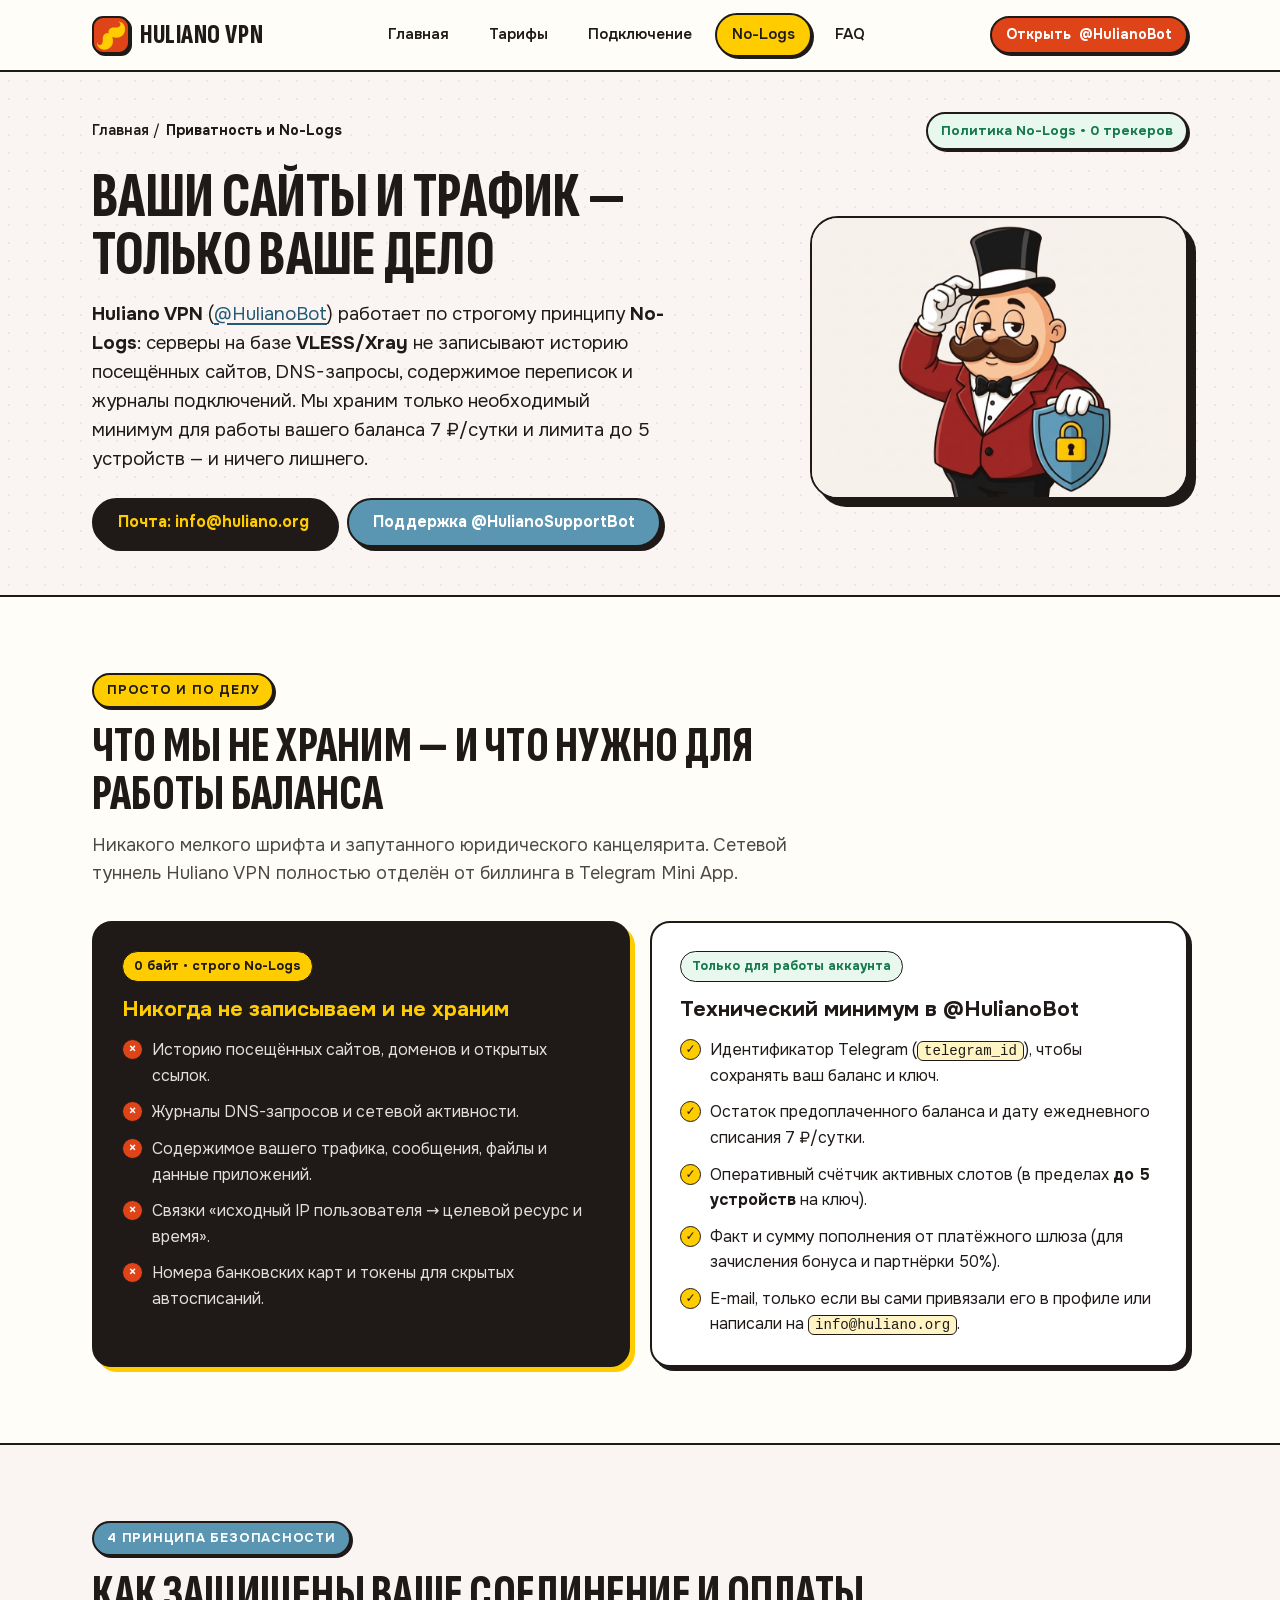
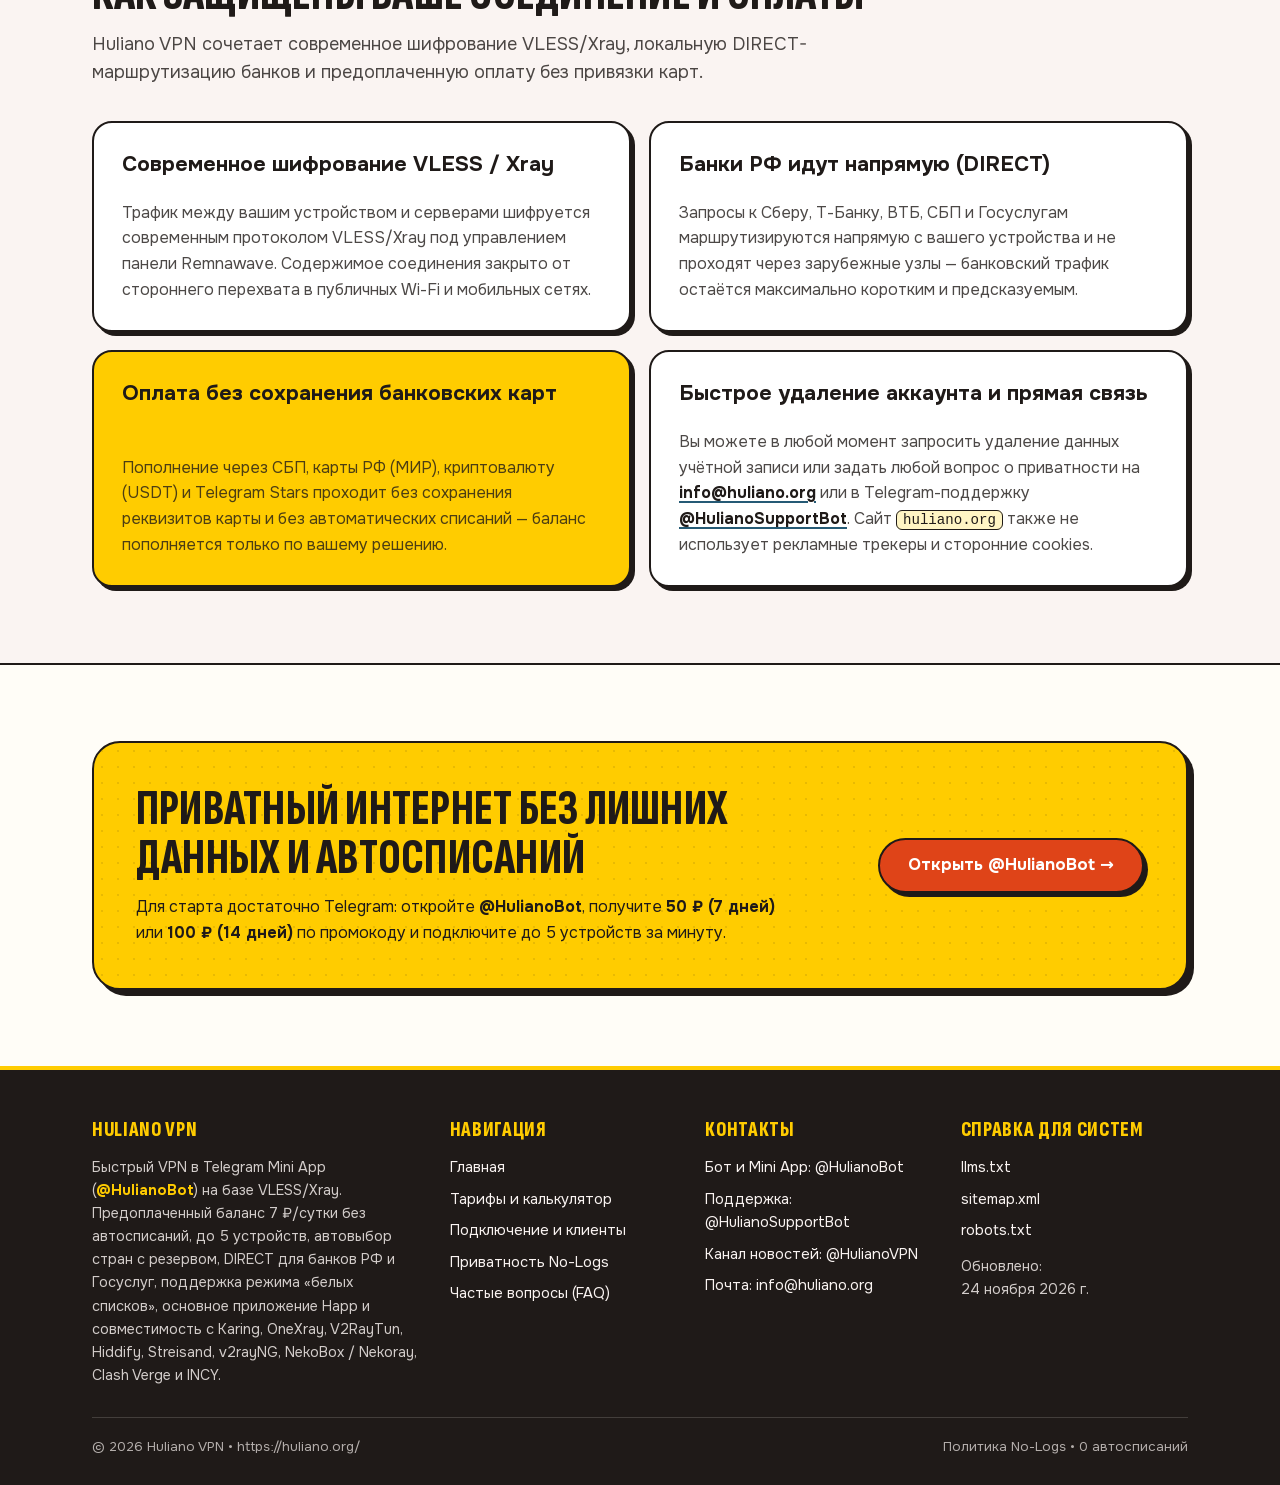
<file: privacy/index.html>
<!DOCTYPE html>
<html lang="ru">
<head>
  <meta charset="UTF-8">
  <meta name="viewport" content="width=device-width, initial-scale=1.0">
  <title>Конфиденциальность Huliano VPN — No-Logs и защита данных</title>
  <meta name="description" content="Политика No-Logs Huliano VPN: без журналов сайтов, DNS и истории трафика, без хранения банковских карт и автосписаний. Связь по вопросам: info@huliano.org.">
  <meta name="theme-color" content="#FFCC00">
  <link rel="canonical" href="https://huliano.org/privacy/">
  <link rel="icon" href="../favicon.svg" type="image/svg+xml">
  <link rel="icon" href="../assets/img/icon-192.png" type="image/png" sizes="192x192">
  <link rel="apple-touch-icon" href="../assets/img/apple-touch-icon.png">
  <link rel="preload" href="../assets/fonts/sofia-800-cyrillic.woff2" as="font" type="font/woff2" crossorigin>
  <link rel="preload" href="../assets/fonts/onest-400-cyrillic.woff2" as="font" type="font/woff2" crossorigin>
  <link rel="preload" href="../assets/fonts/onest-700-cyrillic.woff2" as="font" type="font/woff2" crossorigin>
  <link rel="stylesheet" href="../assets/css/fonts.css">
  <link rel="stylesheet" href="../assets/css/style.css">

  <meta property="og:type" content="article">
  <meta property="og:locale" content="ru_RU">
  <meta property="og:site_name" content="Huliano VPN">
  <meta property="og:title" content="Конфиденциальность Huliano VPN — No-Logs и защита данных">
  <meta property="og:description" content="Huliano VPN работает по принципу No-Logs: никаких журналов посещений, DNS-запросов и привязанных карт. Контакт: info@huliano.org.">
  <meta property="og:url" content="https://huliano.org/privacy/">
  <meta property="og:image" content="https://huliano.org/assets/img/og-image.png">

  <script type="application/ld+json">
  {
    "@context": "https://schema.org",
    "@graph": [
      {
        "@type": "Organization",
        "@id": "https://huliano.org/#organization",
        "name": "Huliano VPN",
        "url": "https://huliano.org/",
        "logo": "https://huliano.org/assets/img/icon-192.png",
        "email": "info@huliano.org"
      },
      {
        "@type": "Article",
        "@id": "https://huliano.org/privacy/#article",
        "headline": "Политика No-Logs и конфиденциальность Huliano VPN",
        "url": "https://huliano.org/privacy/",
        "inLanguage": "ru-RU",
        "datePublished": "2026-11-24",
        "dateModified": "2026-11-24",
        "author": { "@id": "https://huliano.org/#organization" },
        "publisher": { "@id": "https://huliano.org/#organization" },
        "description": "Политика No-Logs сервиса Huliano VPN (@HulianoBot): отсутствие журналов посещённых сайтов, DNS-запросов и трафика, шифрование VLESS/Xray, отсутствие хранения банковских карт и связь через info@huliano.org."
      },
      {
        "@type": "BreadcrumbList",
        "@id": "https://huliano.org/privacy/#breadcrumb",
        "itemListElement": [
          {
            "@type": "ListItem",
            "position": 1,
            "name": "Главная",
            "item": "https://huliano.org/"
          },
          {
            "@type": "ListItem",
            "position": 2,
            "name": "Приватность No-Logs",
            "item": "https://huliano.org/privacy/"
          }
        ]
      }
    ]
  }
  </script>
</head>
<body>
  <a class="skip-link" href="#main-content">Перейти к содержимому</a>

  <header class="site-header">
    <div class="container header-inner">
      <a class="brand-link" href="/" aria-label="Huliano VPN — на главную">
        <span class="brand-mark" aria-hidden="true">
          <svg viewBox="0 0 64 64" width="34" height="34">
            <path d="M 27.6 28.8 C 26.2 21.8, 30.8 17.4, 38.4 17.8 C 44.8 18.1, 49.0 16.5, 49.8 13.0 C 50.5 9.8, 48.0 7.7, 44.6 6.8 C 53.6 6.5, 59.8 14.0, 58.2 23.8 C 56.6 33.4, 46.8 40.2, 34.2 35.4 C 39.0 48.0, 32.2 57.8, 22.6 59.4 C 12.8 61.0, 5.3 54.8, 5.6 45.8 C 6.5 49.2, 8.6 51.7, 11.8 51.0 C 15.3 50.2, 16.9 46.0, 16.6 39.6 C 16.2 32.0, 20.6 27.4, 27.6 28.8 Z" fill="#FFCC00"/>
          </svg>
        </span>
        <span class="brand-name">Huliano VPN</span>
      </a>

      <nav class="nav-desktop" aria-label="Основная навигация">
        <a class="nav-link" href="/">Главная</a>
        <a class="nav-link" href="/pricing/">Тарифы</a>
        <a class="nav-link" href="/setup/">Подключение</a>
        <a class="nav-link" href="/privacy/" aria-current="page">No-Logs</a>
        <a class="nav-link" href="/faq/">FAQ</a>
      </nav>

      <div class="header-actions">
        <a class="hu-btn hu-btn--red hu-btn--sm" href="https://t.me/HulianoBot" target="_blank" rel="noopener noreferrer"><span class="hide-xs">Открыть </span>@HulianoBot</a>
        <details class="nav-mobile">
          <summary aria-label="Открыть меню навигации">Меню</summary>
          <nav class="nav-mobile-panel" aria-label="Мобильная навигация">
            <a class="nav-link" href="/">Главная</a>
            <a class="nav-link" href="/pricing/">Тарифы и калькулятор</a>
            <a class="nav-link" href="/setup/">Приложения и подключение</a>
            <a class="nav-link" href="/privacy/" aria-current="page">Приватность No-Logs</a>
            <a class="nav-link" href="/faq/">Частые вопросы</a>
            <a class="hu-btn hu-btn--red hu-btn--sm" href="https://t.me/HulianoBot" target="_blank" rel="noopener noreferrer">Перейти в @HulianoBot</a>
          </nav>
        </details>
      </div>
    </div>
  </header>

  <main id="main-content">
    <section class="hero-sub hero-sub--paper" aria-labelledby="privacy-h1">
      <div class="container">
        <div class="breadcrumb-row">
          <nav aria-label="Хлебные крошки">
            <ol class="breadcrumbs">
              <li><a href="/">Главная</a> /</li>
              <li aria-current="page"><strong>Приватность и No-Logs</strong></li>
            </ol>
          </nav>
          <span class="sticker sticker--green">Политика No-Logs • 0 трекеров</span>
        </div>

        <div class="hero-grid hero-grid--sub">
          <div>
            <h1 id="privacy-h1" class="h1-sub">Ваши сайты и трафик — только ваше дело</h1>
            <p class="hero-copy">
              <strong>Huliano VPN</strong> (<a href="https://t.me/HulianoBot" target="_blank" rel="noopener noreferrer">@HulianoBot</a>) работает по строгому принципу <strong>No-Logs</strong>: серверы на базе <strong>VLESS/Xray</strong> не записывают историю посещённых сайтов, DNS-запросы, содержимое переписок и журналы подключений. Мы храним только необходимый минимум для работы вашего баланса 7 ₽/сутки и лимита до 5 устройств — и ничего лишнего.
            </p>
            <div class="cta-row">
              <a class="hu-btn hu-btn--dark" href="mailto:info@huliano.org">Почта: info@huliano.org</a>
              <a class="hu-btn hu-btn--blue" href="https://t.me/HulianoSupportBot" target="_blank" rel="noopener noreferrer">Поддержка @HulianoSupportBot</a>
            </div>
          </div>

          <div class="hero-showcase">
            <figure class="mascot-frame mascot-frame--cream" style="margin:0;">
              <img src="../assets/img/mascot-privacy.jpg" alt="Маскот Huliano VPN с синим щитом и золотым замком — политика No-Logs" width="960" height="716" fetchpriority="high">
            </figure>
          </div>
        </div>
      </div>
    </section>

    <section class="section" aria-labelledby="manifesto-heading">
      <div class="container">
        <div class="section-head">
          <span class="eyebrow">Просто и по делу</span>
          <h2 id="manifesto-heading">Что мы НЕ храним — и что нужно для работы баланса</h2>
          <p class="section-lead">
            Никакого мелкого шрифта и запутанного юридического канцелярита. Сетевой туннель Huliano VPN полностью отделён от биллинга в Telegram Mini App.
          </p>
        </div>

        <div class="bento-grid">
          <article class="bento-card bento-card--dark span-6">
            <div>
              <span class="chip chip--yellow" style="margin-bottom:14px;">0 байт • строго No-Logs</span>
              <h3 style="margin-bottom:14px;">Никогда не записываем и не храним</h3>
              <ul class="check-list check-list--cross">
                <li>Историю посещённых сайтов, доменов и открытых ссылок.</li>
                <li>Журналы DNS-запросов и сетевой активности.</li>
                <li>Содержимое вашего трафика, сообщения, файлы и данные приложений.</li>
                <li>Связки «исходный IP пользователя → целевой ресурс и время».</li>
                <li>Номера банковских карт и токены для скрытых автосписаний.</li>
              </ul>
            </div>
          </article>

          <article class="bento-card bento-card--white span-6">
            <div>
              <span class="chip chip--green" style="margin-bottom:14px;">Только для работы аккаунта</span>
              <h3 style="margin-bottom:14px;">Технический минимум в @HulianoBot</h3>
              <ul class="check-list">
                <li>Идентификатор Telegram (<code>telegram_id</code>), чтобы сохранять ваш баланс и ключ.</li>
                <li>Остаток предоплаченного баланса и дату ежедневного списания 7 ₽/сутки.</li>
                <li>Оперативный счётчик активных слотов (в пределах <strong>до 5 устройств</strong> на ключ).</li>
                <li>Факт и сумму пополнения от платёжного шлюза (для зачисления бонуса и партнёрки 50%).</li>
                <li>E-mail, только если вы сами привязали его в профиле или написали на <code>info@huliano.org</code>.</li>
              </ul>
            </div>
          </article>
        </div>
      </div>
    </section>

    <section class="section section--paper" aria-labelledby="pillars-heading">
      <div class="container">
        <div class="section-head">
          <span class="eyebrow eyebrow--blue">4 принципа безопасности</span>
          <h2 id="pillars-heading">Как защищены ваше соединение и оплаты</h2>
          <p class="section-lead">
            Huliano VPN сочетает современное шифрование VLESS/Xray, локальную DIRECT-маршрутизацию банков и предоплаченную оплату без привязки карт.
          </p>
        </div>

        <div class="grid-2">
          <article class="bento-card bento-card--white">
            <h3>Современное шифрование VLESS / Xray</h3>
            <p>Трафик между вашим устройством и серверами шифруется современным протоколом VLESS/Xray под управлением панели Remnawave. Содержимое соединения закрыто от стороннего перехвата в публичных Wi-Fi и мобильных сетях.</p>
          </article>

          <article class="bento-card bento-card--white">
            <h3>Банки РФ идут напрямую (DIRECT)</h3>
            <p>Запросы к Сберу, Т-Банку, ВТБ, СБП и Госуслугам маршрутизируются напрямую с вашего устройства и не проходят через зарубежные узлы — банковский трафик остаётся максимально коротким и предсказуемым.</p>
          </article>

          <article class="bento-card bento-card--yellow">
            <h3>Оплата без сохранения банковских карт</h3>
            <p>Пополнение через СБП, карты РФ (МИР), криптовалюту (USDT) и Telegram Stars проходит без сохранения реквизитов карты и без автоматических списаний — баланс пополняется только по вашему решению.</p>
          </article>

          <article class="bento-card bento-card--white">
            <h3>Быстрое удаление аккаунта и прямая связь</h3>
            <p>Вы можете в любой момент запросить удаление данных учётной записи или задать любой вопрос о приватности на <a href="mailto:info@huliano.org"><strong>info@huliano.org</strong></a> или в Telegram-поддержку <a href="https://t.me/HulianoSupportBot" target="_blank" rel="noopener noreferrer"><strong>@HulianoSupportBot</strong></a>. Сайт <code>huliano.org</code> также не использует рекламные трекеры и сторонние cookies.</p>
          </article>
        </div>
      </div>
    </section>

    <section class="section">
      <div class="container">
        <div class="cta-panel">
          <div class="cta-panel__text">
            <h2>Приватный интернет без лишних данных и автосписаний</h2>
            <p style="margin-bottom:0;">Для старта достаточно Telegram: откройте <strong>@HulianoBot</strong>, получите <strong>50 ₽ (7 дней)</strong> или <strong>100 ₽ (14 дней)</strong> по промокоду и подключите до 5 устройств за минуту.</p>
          </div>
          <div class="cta-row">
            <a class="hu-btn hu-btn--red hu-btn--lg" href="https://t.me/HulianoBot" target="_blank" rel="noopener noreferrer">Открыть @HulianoBot →</a>
          </div>
        </div>
      </div>
    </section>
  </main>

  <footer class="site-footer">
    <div class="container">
      <div class="footer-grid">
        <div>
          <h3>Huliano VPN</h3>
          <p>Быстрый VPN в Telegram Mini App (<strong>@HulianoBot</strong>) на базе VLESS/Xray. Предоплаченный баланс 7 ₽/сутки без автосписаний, до 5 устройств, автовыбор стран с резервом, DIRECT для банков РФ и Госуслуг, поддержка режима «белых списков», основное приложение Happ и совместимость с Karing, OneXray, V2RayTun, Hiddify, Streisand, v2rayNG, NekoBox / Nekoray, Clash Verge и INCY.</p>
        </div>
        <div>
          <h3>Навигация</h3>
          <ul class="footer-links">
            <li><a href="/">Главная</a></li>
            <li><a href="/pricing/">Тарифы и калькулятор</a></li>
            <li><a href="/setup/">Подключение и клиенты</a></li>
            <li><a href="/privacy/">Приватность No-Logs</a></li>
            <li><a href="/faq/">Частые вопросы (FAQ)</a></li>
          </ul>
        </div>
        <div>
          <h3>Контакты</h3>
          <ul class="footer-links">
            <li><a href="https://t.me/HulianoBot" target="_blank" rel="noopener noreferrer">Бот и Mini App: @HulianoBot</a></li>
            <li><a href="https://t.me/HulianoSupportBot" target="_blank" rel="noopener noreferrer">Поддержка: @HulianoSupportBot</a></li>
            <li><a href="https://t.me/HulianoVPN" target="_blank" rel="noopener noreferrer">Канал новостей: @HulianoVPN</a></li>
            <li><a href="mailto:info@huliano.org">Почта: info@huliano.org</a></li>
          </ul>
        </div>
        <div>
          <h3>Справка для систем</h3>
          <ul class="footer-links">
            <li><a href="/llms.txt">llms.txt</a></li>
            <li><a href="/sitemap.xml">sitemap.xml</a></li>
            <li><a href="/robots.txt">robots.txt</a></li>
          </ul>
          <p style="margin-top:12px;">Обновлено:<br><time datetime="2026-11-24">24 ноября 2026 г.</time></p>
        </div>
      </div>
      <div class="footer-bottom">
        <span>© 2026 Huliano VPN • https://huliano.org/</span>
        <span>Политика No-Logs • 0 автосписаний</span>
      </div>
    </div>
  </footer>

  <script src="../assets/js/enhance.js" defer></script>
</body>
</html>
</file>
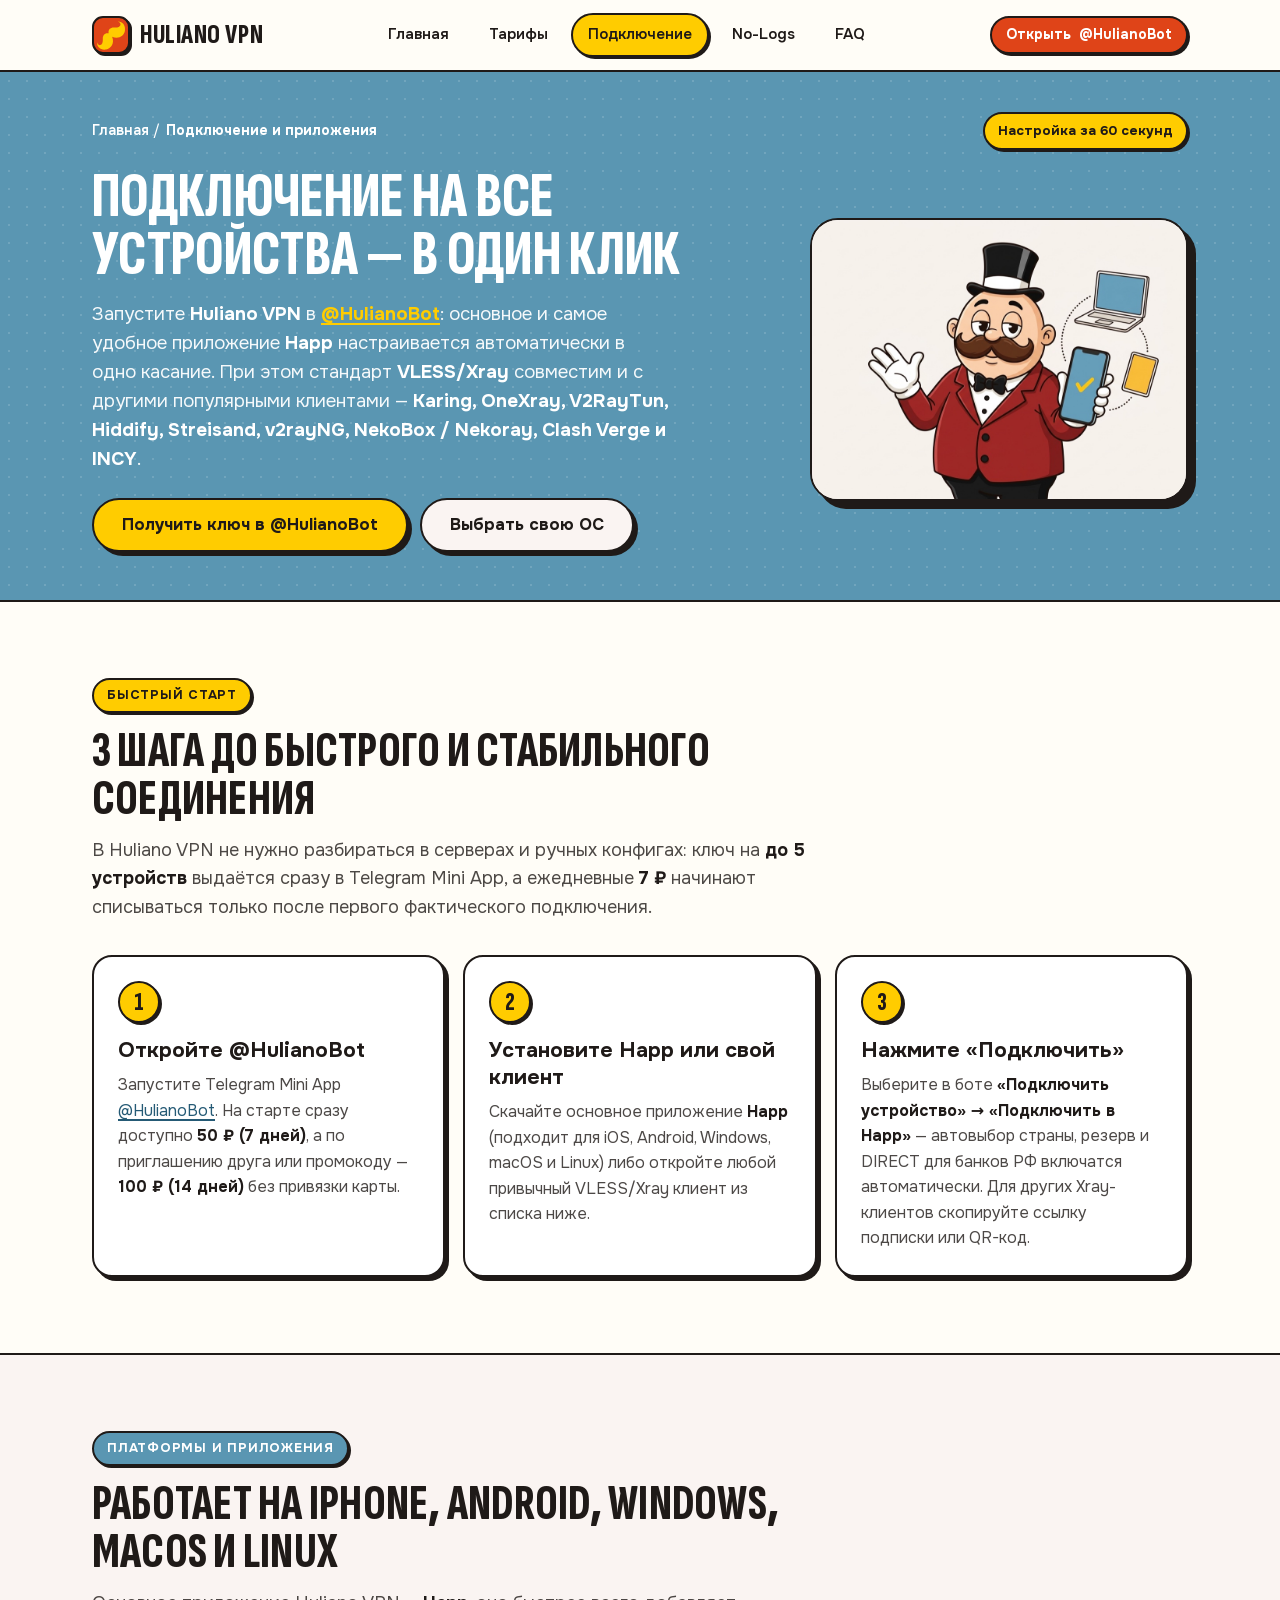
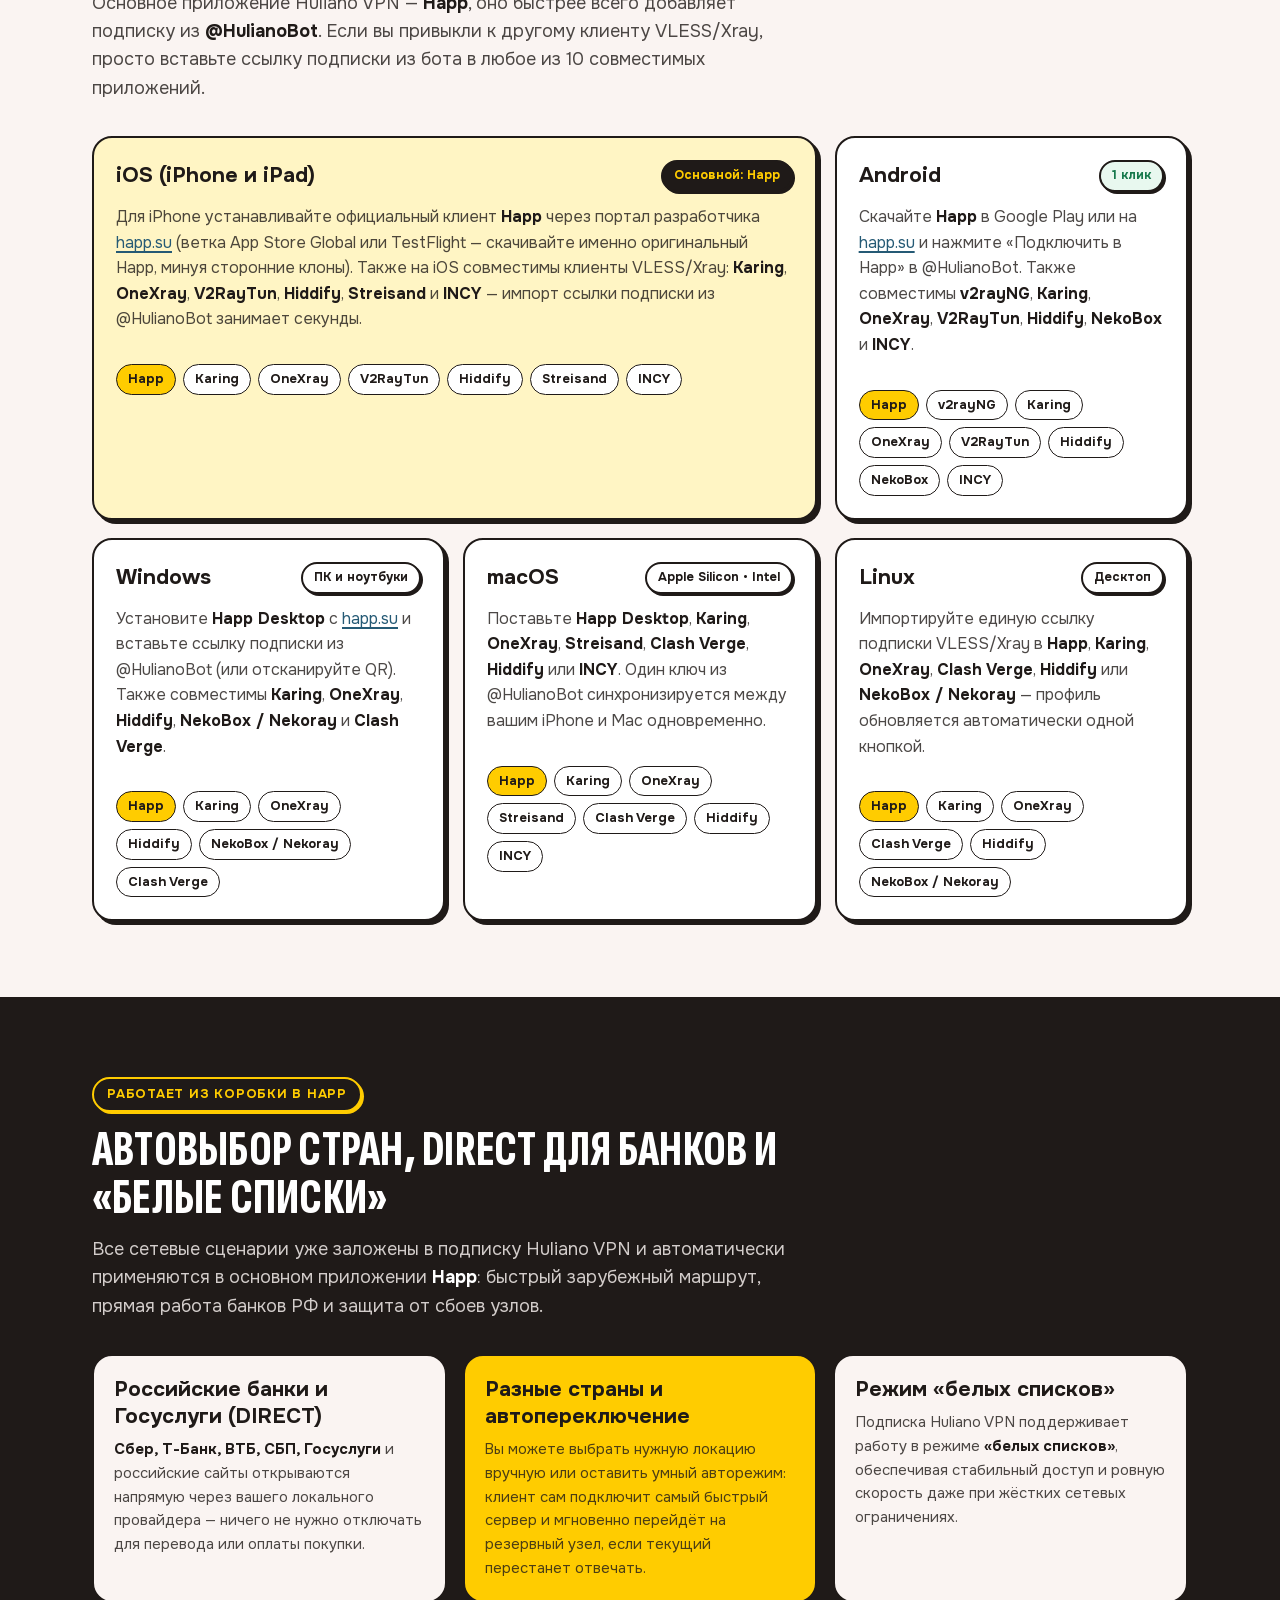
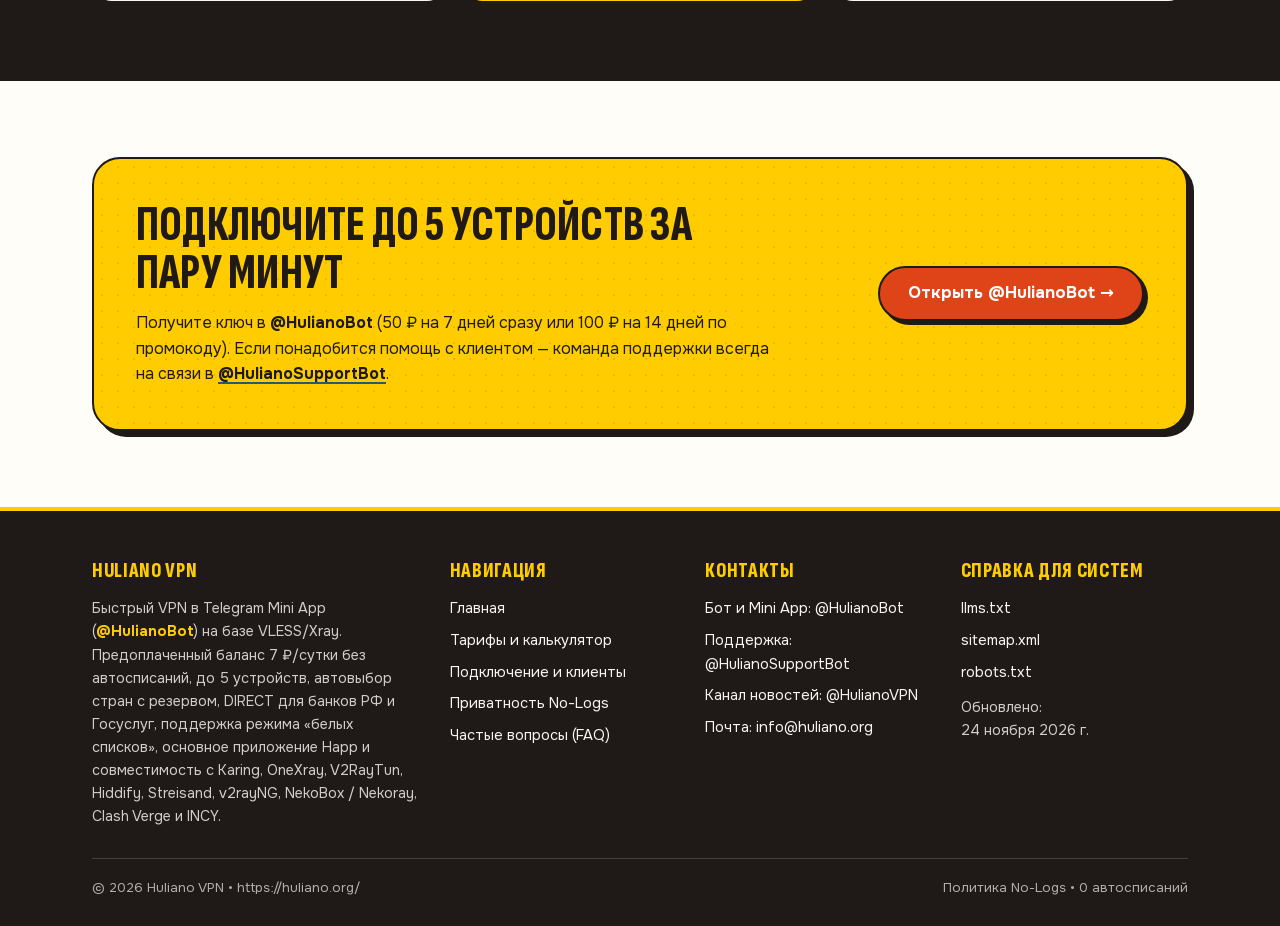
<file: setup/index.html>
<!DOCTYPE html>
<html lang="ru">
<head>
  <meta charset="UTF-8">
  <meta name="viewport" content="width=device-width, initial-scale=1.0">
  <title>Подключение Huliano VPN: Happ, Karing, OneXray и DIRECT</title>
  <meta name="description" content="Быстрое подключение Huliano VPN из @HulianoBot за минуту: основное приложение Happ и 9 совместимых клиентов VLESS/Xray (Karing, OneXray, V2RayTun, Hiddify и др.) + DIRECT.">
  <meta name="theme-color" content="#FFCC00">
  <link rel="canonical" href="https://huliano.org/setup/">
  <link rel="icon" href="../favicon.svg" type="image/svg+xml">
  <link rel="icon" href="../assets/img/icon-192.png" type="image/png" sizes="192x192">
  <link rel="apple-touch-icon" href="../assets/img/apple-touch-icon.png">
  <link rel="preload" href="../assets/fonts/sofia-800-cyrillic.woff2" as="font" type="font/woff2" crossorigin>
  <link rel="preload" href="../assets/fonts/onest-400-cyrillic.woff2" as="font" type="font/woff2" crossorigin>
  <link rel="preload" href="../assets/fonts/onest-700-cyrillic.woff2" as="font" type="font/woff2" crossorigin>
  <link rel="stylesheet" href="../assets/css/fonts.css">
  <link rel="stylesheet" href="../assets/css/style.css">

  <meta property="og:type" content="article">
  <meta property="og:locale" content="ru_RU">
  <meta property="og:site_name" content="Huliano VPN">
  <meta property="og:title" content="Подключение Huliano VPN: Happ, Karing, OneXray и DIRECT">
  <meta property="og:description" content="Настройка Huliano VPN за минуту на iOS, Android, Windows, macOS и Linux: основное приложение Happ (1 клик и авто-DIRECT) и совместимость с 9 Xray-клиентами.">
  <meta property="og:url" content="https://huliano.org/setup/">
  <meta property="og:image" content="https://huliano.org/assets/img/og-image.png">

  <script type="application/ld+json">
  {
    "@context": "https://schema.org",
    "@graph": [
      {
        "@type": "Organization",
        "@id": "https://huliano.org/#organization",
        "name": "Huliano VPN",
        "url": "https://huliano.org/",
        "logo": "https://huliano.org/assets/img/icon-192.png",
        "email": "info@huliano.org"
      },
      {
        "@type": "TechArticle",
        "@id": "https://huliano.org/setup/#article",
        "headline": "Подключение Huliano VPN на iOS, Android, Windows, macOS и Linux",
        "url": "https://huliano.org/setup/",
        "inLanguage": "ru-RU",
        "datePublished": "2026-11-24",
        "dateModified": "2026-11-24",
        "author": { "@id": "https://huliano.org/#organization" },
        "publisher": { "@id": "https://huliano.org/#organization" },
        "description": "Пошаговое подключение Huliano VPN (@HulianoBot) за минуту: основное приложение Happ (настройка в 1 клик и авто-DIRECT) и совместимые VLESS/Xray клиенты Karing, OneXray, V2RayTun, Hiddify, Streisand, v2rayNG, NekoBox / Nekoray, Clash Verge и INCY. Умная маршрутизация DIRECT, автопереключение стран и поддержка режима белых списков."
      },
      {
        "@type": "HowTo",
        "@id": "https://huliano.org/setup/#howto",
        "name": "Как подключить Huliano VPN за минуту через @HulianoBot и Happ",
        "description": "Три простых шага для запуска Huliano VPN на 5 устройствах с автовыбором стран, DIRECT для банков РФ и поддержкой режима белых списков.",
        "totalTime": "PT1M",
        "supply": [
          { "@type": "HowToSupply", "name": "Telegram Mini App @HulianoBot" },
          { "@type": "HowToSupply", "name": "Основное приложение Happ или любой совместимый клиент VLESS/Xray (Karing, OneXray, V2RayTun, Hiddify, Streisand, v2rayNG, NekoBox / Nekoray, Clash Verge, INCY)" }
        ],
        "step": [
          {
            "@type": "HowToStep",
            "position": 1,
            "name": "Откройте @HulianoBot в Telegram",
            "text": "Запустите мини-приложение @HulianoBot: новый аккаунт сразу получает 50 ₽ на 7 дней (или 100 ₽ на 14 дней по приглашению и промокоду). Списание 7 ₽/сутки начнётся только после первого подключения.",
            "url": "https://huliano.org/setup/#step-1"
          },
          {
            "@type": "HowToStep",
            "position": 2,
            "name": "Установите Happ или совместимый Xray-клиент",
            "text": "Основное и самое удобное приложение — Happ (настройка в один клик из @HulianoBot; для iPhone скачивайте официальную сборку через happ.su). Также подписка VLESS/Xray поддерживается в Karing, OneXray, V2RayTun, Hiddify, Streisand, v2rayNG, NekoBox / Nekoray, Clash Verge и INCY.",
            "url": "https://huliano.org/setup/#step-2"
          },
          {
            "@type": "HowToStep",
            "position": 3,
            "name": "Добавьте ключ в один клик и пользуйтесь",
            "text": "Нажмите «Подключить устройство» → «Подключить в Happ» — профиль с автовыбором стран, резервным переключением, DIRECT для банков РФ и режимом белых списков включится автоматически (для сторонних Xray-клиентов скопируйте ссылку подписки или QR-код из @HulianoBot).",
            "url": "https://huliano.org/setup/#step-3"
          }
        ]
      },
      {
        "@type": "BreadcrumbList",
        "@id": "https://huliano.org/setup/#breadcrumb",
        "itemListElement": [
          {
            "@type": "ListItem",
            "position": 1,
            "name": "Главная",
            "item": "https://huliano.org/"
          },
          {
            "@type": "ListItem",
            "position": 2,
            "name": "Подключение и приложения",
            "item": "https://huliano.org/setup/"
          }
        ]
      }
    ]
  }
  </script>
</head>
<body>
  <a class="skip-link" href="#main-content">Перейти к содержимому</a>

  <header class="site-header">
    <div class="container header-inner">
      <a class="brand-link" href="/" aria-label="Huliano VPN — на главную">
        <span class="brand-mark" aria-hidden="true">
          <svg viewBox="0 0 64 64" width="34" height="34">
            <path d="M 27.6 28.8 C 26.2 21.8, 30.8 17.4, 38.4 17.8 C 44.8 18.1, 49.0 16.5, 49.8 13.0 C 50.5 9.8, 48.0 7.7, 44.6 6.8 C 53.6 6.5, 59.8 14.0, 58.2 23.8 C 56.6 33.4, 46.8 40.2, 34.2 35.4 C 39.0 48.0, 32.2 57.8, 22.6 59.4 C 12.8 61.0, 5.3 54.8, 5.6 45.8 C 6.5 49.2, 8.6 51.7, 11.8 51.0 C 15.3 50.2, 16.9 46.0, 16.6 39.6 C 16.2 32.0, 20.6 27.4, 27.6 28.8 Z" fill="#FFCC00"/>
          </svg>
        </span>
        <span class="brand-name">Huliano VPN</span>
      </a>

      <nav class="nav-desktop" aria-label="Основная навигация">
        <a class="nav-link" href="/">Главная</a>
        <a class="nav-link" href="/pricing/">Тарифы</a>
        <a class="nav-link" href="/setup/" aria-current="page">Подключение</a>
        <a class="nav-link" href="/privacy/">No-Logs</a>
        <a class="nav-link" href="/faq/">FAQ</a>
      </nav>

      <div class="header-actions">
        <a class="hu-btn hu-btn--red hu-btn--sm" href="https://t.me/HulianoBot" target="_blank" rel="noopener noreferrer"><span class="hide-xs">Открыть </span>@HulianoBot</a>
        <details class="nav-mobile">
          <summary aria-label="Открыть меню навигации">Меню</summary>
          <nav class="nav-mobile-panel" aria-label="Мобильная навигация">
            <a class="nav-link" href="/">Главная</a>
            <a class="nav-link" href="/pricing/">Тарифы и калькулятор</a>
            <a class="nav-link" href="/setup/" aria-current="page">Приложения и подключение</a>
            <a class="nav-link" href="/privacy/">Приватность No-Logs</a>
            <a class="nav-link" href="/faq/">Частые вопросы</a>
            <a class="hu-btn hu-btn--red hu-btn--sm" href="https://t.me/HulianoBot" target="_blank" rel="noopener noreferrer">Перейти в @HulianoBot</a>
          </nav>
        </details>
      </div>
    </div>
  </header>

  <main id="main-content">
    <section class="hero-sub hero-sub--blue" aria-labelledby="setup-h1">
      <div class="container">
        <div class="breadcrumb-row">
          <nav aria-label="Хлебные крошки">
            <ol class="breadcrumbs">
              <li><a href="/">Главная</a> /</li>
              <li aria-current="page"><strong>Подключение и приложения</strong></li>
            </ol>
          </nav>
          <span class="sticker sticker--yellow">Настройка за 60 секунд</span>
        </div>

        <div class="hero-grid hero-grid--sub">
          <div>
            <h1 id="setup-h1" class="h1-sub">Подключение на все устройства — в один клик</h1>
            <p class="hero-copy">
              Запустите <strong>Huliano VPN</strong> в <a href="https://t.me/HulianoBot" target="_blank" rel="noopener noreferrer" style="color:#FFCC00;font-weight:700;">@HulianoBot</a>: основное и самое удобное приложение <strong>Happ</strong> настраивается автоматически в одно касание. При этом стандарт <strong>VLESS/Xray</strong> совместим и с другими популярными клиентами — <strong>Karing, OneXray, V2RayTun, Hiddify, Streisand, v2rayNG, NekoBox / Nekoray, Clash Verge и INCY</strong>.
            </p>
            <div class="cta-row">
              <a class="hu-btn hu-btn--yellow hu-btn--lg" href="https://t.me/HulianoBot" target="_blank" rel="noopener noreferrer">Получить ключ в @HulianoBot</a>
              <a class="hu-btn hu-btn--paper hu-btn--lg" href="#platforms">Выбрать свою ОС</a>
            </div>
          </div>

          <div class="hero-showcase">
            <figure class="mascot-frame mascot-frame--cream" style="margin:0;">
              <img src="../assets/img/mascot-setup.jpg" alt="Маскот Huliano VPN со смартфоном, ноутбуком и планшетом — подключение 5 устройств" width="960" height="716" fetchpriority="high">
            </figure>
          </div>
        </div>
      </div>
    </section>

    <section class="section" aria-labelledby="steps-heading">
      <div class="container">
        <div class="section-head">
          <span class="eyebrow">Быстрый старт</span>
          <h2 id="steps-heading">3 шага до быстрого и стабильного соединения</h2>
          <p class="section-lead">
            В Huliano VPN не нужно разбираться в серверах и ручных конфигах: ключ на <strong>до 5 устройств</strong> выдаётся сразу в Telegram Mini App, а ежедневные <strong>7 ₽</strong> начинают списываться только после первого фактического подключения.
          </p>
        </div>

        <div class="grid-3">
          <article class="step-card" id="step-1">
            <span class="step-num">1</span>
            <h3>Откройте @HulianoBot</h3>
            <p>Запустите Telegram Mini App <a href="https://t.me/HulianoBot" target="_blank" rel="noopener noreferrer">@HulianoBot</a>. На старте сразу доступно <strong>50 ₽ (7 дней)</strong>, а по приглашению друга или промокоду — <strong>100 ₽ (14 дней)</strong> без привязки карты.</p>
          </article>

          <article class="step-card" id="step-2">
            <span class="step-num">2</span>
            <h3>Установите Happ или свой клиент</h3>
            <p>Скачайте основное приложение <strong>Happ</strong> (подходит для iOS, Android, Windows, macOS и Linux) либо откройте любой привычный VLESS/Xray клиент из списка ниже.</p>
          </article>

          <article class="step-card" id="step-3">
            <span class="step-num">3</span>
            <h3>Нажмите «Подключить»</h3>
            <p>Выберите в боте <strong>«Подключить устройство» → «Подключить в Happ»</strong> — автовыбор страны, резерв и DIRECT для банков РФ включатся автоматически. Для других Xray-клиентов скопируйте ссылку подписки или QR-код.</p>
          </article>
        </div>
      </div>
    </section>

    <section class="section section--paper" id="platforms" aria-labelledby="platforms-heading">
      <div class="container">
        <div class="section-head">
          <span class="eyebrow eyebrow--blue">Платформы и приложения</span>
          <h2 id="platforms-heading">Работает на iPhone, Android, Windows, macOS и Linux</h2>
          <p class="section-lead">
            Основное приложение Huliano VPN — <strong>Happ</strong>, оно быстрее всего добавляет подписку из <strong>@HulianoBot</strong>. Если вы привыкли к другому клиенту VLESS/Xray, просто вставьте ссылку подписки из бота в любое из 10 совместимых приложений.
          </p>
        </div>

        <div class="platform-grid">
          <article class="platform-card platform-card--featured platform-card--wide">
            <div class="platform-head">
              <h3>iOS (iPhone и iPad)</h3>
              <span class="sticker sticker--dark">Основной: Happ</span>
            </div>
            <p>Для iPhone устанавливайте официальный клиент <strong>Happ</strong> через портал разработчика <a href="https://www.happ.su/main/ru" target="_blank" rel="noopener noreferrer">happ.su</a> (ветка App Store Global или TestFlight — скачивайте именно оригинальный Happ, минуя сторонние клоны). Также на iOS совместимы клиенты VLESS/Xray: <strong>Karing</strong>, <strong>OneXray</strong>, <strong>V2RayTun</strong>, <strong>Hiddify</strong>, <strong>Streisand</strong> и <strong>INCY</strong> — импорт ссылки подписки из @HulianoBot занимает секунды.</p>
            <div class="chip-row">
              <span class="chip chip--yellow">Happ</span>
              <span class="chip">Karing</span>
              <span class="chip">OneXray</span>
              <span class="chip">V2RayTun</span>
              <span class="chip">Hiddify</span>
              <span class="chip">Streisand</span>
              <span class="chip">INCY</span>
            </div>
          </article>

          <article class="platform-card">
            <div class="platform-head">
              <h3>Android</h3>
              <span class="sticker sticker--green">1 клик</span>
            </div>
            <p>Скачайте <strong>Happ</strong> в Google Play или на <a href="https://www.happ.su/main/ru" target="_blank" rel="noopener noreferrer">happ.su</a> и нажмите «Подключить в Happ» в @HulianoBot. Также совместимы <strong>v2rayNG</strong>, <strong>Karing</strong>, <strong>OneXray</strong>, <strong>V2RayTun</strong>, <strong>Hiddify</strong>, <strong>NekoBox</strong> и <strong>INCY</strong>.</p>
            <div class="chip-row">
              <span class="chip chip--yellow">Happ</span>
              <span class="chip">v2rayNG</span>
              <span class="chip">Karing</span>
              <span class="chip">OneXray</span>
              <span class="chip">V2RayTun</span>
              <span class="chip">Hiddify</span>
              <span class="chip">NekoBox</span>
              <span class="chip">INCY</span>
            </div>
          </article>

          <article class="platform-card">
            <div class="platform-head">
              <h3>Windows</h3>
              <span class="sticker">ПК и ноутбуки</span>
            </div>
            <p>Установите <strong>Happ Desktop</strong> с <a href="https://www.happ.su/main/ru" target="_blank" rel="noopener noreferrer">happ.su</a> и вставьте ссылку подписки из @HulianoBot (или отсканируйте QR). Также совместимы <strong>Karing</strong>, <strong>OneXray</strong>, <strong>Hiddify</strong>, <strong>NekoBox / Nekoray</strong> и <strong>Clash Verge</strong>.</p>
            <div class="chip-row">
              <span class="chip chip--yellow">Happ</span>
              <span class="chip">Karing</span>
              <span class="chip">OneXray</span>
              <span class="chip">Hiddify</span>
              <span class="chip">NekoBox / Nekoray</span>
              <span class="chip">Clash Verge</span>
            </div>
          </article>

          <article class="platform-card">
            <div class="platform-head">
              <h3>macOS</h3>
              <span class="sticker">Apple Silicon • Intel</span>
            </div>
            <p>Поставьте <strong>Happ Desktop</strong>, <strong>Karing</strong>, <strong>OneXray</strong>, <strong>Streisand</strong>, <strong>Clash Verge</strong>, <strong>Hiddify</strong> или <strong>INCY</strong>. Один ключ из @HulianoBot синхронизируется между вашим iPhone и Mac одновременно.</p>
            <div class="chip-row">
              <span class="chip chip--yellow">Happ</span>
              <span class="chip">Karing</span>
              <span class="chip">OneXray</span>
              <span class="chip">Streisand</span>
              <span class="chip">Clash Verge</span>
              <span class="chip">Hiddify</span>
              <span class="chip">INCY</span>
            </div>
          </article>

          <article class="platform-card">
            <div class="platform-head">
              <h3>Linux</h3>
              <span class="sticker">Десктоп</span>
            </div>
            <p>Импортируйте единую ссылку подписки VLESS/Xray в <strong>Happ</strong>, <strong>Karing</strong>, <strong>OneXray</strong>, <strong>Clash Verge</strong>, <strong>Hiddify</strong> или <strong>NekoBox / Nekoray</strong> — профиль обновляется автоматически одной кнопкой.</p>
            <div class="chip-row">
              <span class="chip chip--yellow">Happ</span>
              <span class="chip">Karing</span>
              <span class="chip">OneXray</span>
              <span class="chip">Clash Verge</span>
              <span class="chip">Hiddify</span>
              <span class="chip">NekoBox / Nekoray</span>
            </div>
          </article>
        </div>
      </div>
    </section>

    <section class="section section--dark" id="direct-routing" aria-labelledby="routing-setup-heading">
      <div class="container">
        <div class="section-head">
          <span class="eyebrow eyebrow--dark">Работает из коробки в Happ</span>
          <h2 id="routing-setup-heading">Автовыбор стран, DIRECT для банков и «белые списки»</h2>
          <p class="section-lead">
            Все сетевые сценарии уже заложены в подписку Huliano VPN и автоматически применяются в основном приложении <strong>Happ</strong>: быстрый зарубежный маршрут, прямая работа банков РФ и защита от сбоев узлов.
          </p>
        </div>

        <div class="route-lanes">
          <article class="route-card">
            <h3>Российские банки и Госуслуги (DIRECT)</h3>
            <p><strong>Сбер, Т-Банк, ВТБ, СБП, Госуслуги</strong> и российские сайты открываются напрямую через вашего локального провайдера — ничего не нужно отключать для перевода или оплаты покупки.</p>
          </article>
          <article class="route-card route-card--yellow">
            <h3>Разные страны и автопереключение</h3>
            <p>Вы можете выбрать нужную локацию вручную или оставить умный авторежим: клиент сам подключит самый быстрый сервер и мгновенно перейдёт на резервный узел, если текущий перестанет отвечать.</p>
          </article>
          <article class="route-card">
            <h3>Режим «белых списков»</h3>
            <p>Подписка Huliano VPN поддерживает работу в режиме <strong>«белых списков»</strong>, обеспечивая стабильный доступ и ровную скорость даже при жёстких сетевых ограничениях.</p>
          </article>
        </div>
      </div>
    </section>

    <section class="section">
      <div class="container">
        <div class="cta-panel">
          <div class="cta-panel__text">
            <h2>Подключите до 5 устройств за пару минут</h2>
            <p style="margin-bottom:0;">Получите ключ в <strong>@HulianoBot</strong> (50 ₽ на 7 дней сразу или 100 ₽ на 14 дней по промокоду). Если понадобится помощь с клиентом — команда поддержки всегда на связи в <a href="https://t.me/HulianoSupportBot" target="_blank" rel="noopener noreferrer"><strong>@HulianoSupportBot</strong></a>.</p>
          </div>
          <div class="cta-row">
            <a class="hu-btn hu-btn--red hu-btn--lg" href="https://t.me/HulianoBot" target="_blank" rel="noopener noreferrer">Открыть @HulianoBot →</a>
          </div>
        </div>
      </div>
    </section>
  </main>

  <footer class="site-footer">
    <div class="container">
      <div class="footer-grid">
        <div>
          <h3>Huliano VPN</h3>
          <p>Быстрый VPN в Telegram Mini App (<strong>@HulianoBot</strong>) на базе VLESS/Xray. Предоплаченный баланс 7 ₽/сутки без автосписаний, до 5 устройств, автовыбор стран с резервом, DIRECT для банков РФ и Госуслуг, поддержка режима «белых списков», основное приложение Happ и совместимость с Karing, OneXray, V2RayTun, Hiddify, Streisand, v2rayNG, NekoBox / Nekoray, Clash Verge и INCY.</p>
        </div>
        <div>
          <h3>Навигация</h3>
          <ul class="footer-links">
            <li><a href="/">Главная</a></li>
            <li><a href="/pricing/">Тарифы и калькулятор</a></li>
            <li><a href="/setup/">Подключение и клиенты</a></li>
            <li><a href="/privacy/">Приватность No-Logs</a></li>
            <li><a href="/faq/">Частые вопросы (FAQ)</a></li>
          </ul>
        </div>
        <div>
          <h3>Контакты</h3>
          <ul class="footer-links">
            <li><a href="https://t.me/HulianoBot" target="_blank" rel="noopener noreferrer">Бот и Mini App: @HulianoBot</a></li>
            <li><a href="https://t.me/HulianoSupportBot" target="_blank" rel="noopener noreferrer">Поддержка: @HulianoSupportBot</a></li>
            <li><a href="https://t.me/HulianoVPN" target="_blank" rel="noopener noreferrer">Канал новостей: @HulianoVPN</a></li>
            <li><a href="mailto:info@huliano.org">Почта: info@huliano.org</a></li>
          </ul>
        </div>
        <div>
          <h3>Справка для систем</h3>
          <ul class="footer-links">
            <li><a href="/llms.txt">llms.txt</a></li>
            <li><a href="/sitemap.xml">sitemap.xml</a></li>
            <li><a href="/robots.txt">robots.txt</a></li>
          </ul>
          <p style="margin-top:12px;">Обновлено:<br><time datetime="2026-11-24">24 ноября 2026 г.</time></p>
        </div>
      </div>
      <div class="footer-bottom">
        <span>© 2026 Huliano VPN • https://huliano.org/</span>
        <span>Политика No-Logs • 0 автосписаний</span>
      </div>
    </div>
  </footer>

  <script src="../assets/js/enhance.js" defer></script>
</body>
</html>
</file>
<file: assets/css/fonts.css>
@font-face {
  font-family: 'Onest';
  font-style: normal;
  font-weight: 400;
  font-display: swap;
  src: url('../fonts/onest-400-cyrillic-ext.woff2') format('woff2');
  unicode-range: U+0460-052F, U+1C80-1C8A, U+20B4, U+2DE0-2DFF, U+A640-A69F, U+FE2E-FE2F;
}

@font-face {
  font-family: 'Onest';
  font-style: normal;
  font-weight: 400;
  font-display: swap;
  src: url('../fonts/onest-400-cyrillic.woff2') format('woff2');
  unicode-range: U+0301, U+0400-045F, U+0490-0491, U+04B0-04B1, U+2116;
}

@font-face {
  font-family: 'Onest';
  font-style: normal;
  font-weight: 400;
  font-display: swap;
  src: url('../fonts/onest-400-latin-ext.woff2') format('woff2');
  unicode-range: U+0100-02BA, U+02BD-02C5, U+02C7-02CC, U+02CE-02D7, U+02DD-02FF, U+0304, U+0308, U+0329, U+1D00-1DBF, U+1E00-1E9F, U+1EF2-1EFF, U+2020, U+20A0-20AB, U+20AD-20C4, U+2113, U+2C60-2C7F, U+A720-A7FF;
}

@font-face {
  font-family: 'Onest';
  font-style: normal;
  font-weight: 400;
  font-display: swap;
  src: url('../fonts/onest-400-latin.woff2') format('woff2');
  unicode-range: U+0000-00FF, U+0131, U+0152-0153, U+02BB-02BC, U+02C6, U+02DA, U+02DC, U+0304, U+0308, U+0329, U+2000-206F, U+20AC, U+2122, U+2191, U+2193, U+2212, U+2215, U+FEFF, U+FFFD;
}

@font-face {
  font-family: 'Onest';
  font-style: normal;
  font-weight: 500;
  font-display: swap;
  src: url('../fonts/onest-500-cyrillic-ext.woff2') format('woff2');
  unicode-range: U+0460-052F, U+1C80-1C8A, U+20B4, U+2DE0-2DFF, U+A640-A69F, U+FE2E-FE2F;
}

@font-face {
  font-family: 'Onest';
  font-style: normal;
  font-weight: 500;
  font-display: swap;
  src: url('../fonts/onest-500-cyrillic.woff2') format('woff2');
  unicode-range: U+0301, U+0400-045F, U+0490-0491, U+04B0-04B1, U+2116;
}

@font-face {
  font-family: 'Onest';
  font-style: normal;
  font-weight: 500;
  font-display: swap;
  src: url('../fonts/onest-500-latin-ext.woff2') format('woff2');
  unicode-range: U+0100-02BA, U+02BD-02C5, U+02C7-02CC, U+02CE-02D7, U+02DD-02FF, U+0304, U+0308, U+0329, U+1D00-1DBF, U+1E00-1E9F, U+1EF2-1EFF, U+2020, U+20A0-20AB, U+20AD-20C4, U+2113, U+2C60-2C7F, U+A720-A7FF;
}

@font-face {
  font-family: 'Onest';
  font-style: normal;
  font-weight: 500;
  font-display: swap;
  src: url('../fonts/onest-500-latin.woff2') format('woff2');
  unicode-range: U+0000-00FF, U+0131, U+0152-0153, U+02BB-02BC, U+02C6, U+02DA, U+02DC, U+0304, U+0308, U+0329, U+2000-206F, U+20AC, U+2122, U+2191, U+2193, U+2212, U+2215, U+FEFF, U+FFFD;
}

@font-face {
  font-family: 'Onest';
  font-style: normal;
  font-weight: 600;
  font-display: swap;
  src: url('../fonts/onest-600-cyrillic-ext.woff2') format('woff2');
  unicode-range: U+0460-052F, U+1C80-1C8A, U+20B4, U+2DE0-2DFF, U+A640-A69F, U+FE2E-FE2F;
}

@font-face {
  font-family: 'Onest';
  font-style: normal;
  font-weight: 600;
  font-display: swap;
  src: url('../fonts/onest-600-cyrillic.woff2') format('woff2');
  unicode-range: U+0301, U+0400-045F, U+0490-0491, U+04B0-04B1, U+2116;
}

@font-face {
  font-family: 'Onest';
  font-style: normal;
  font-weight: 600;
  font-display: swap;
  src: url('../fonts/onest-600-latin-ext.woff2') format('woff2');
  unicode-range: U+0100-02BA, U+02BD-02C5, U+02C7-02CC, U+02CE-02D7, U+02DD-02FF, U+0304, U+0308, U+0329, U+1D00-1DBF, U+1E00-1E9F, U+1EF2-1EFF, U+2020, U+20A0-20AB, U+20AD-20C4, U+2113, U+2C60-2C7F, U+A720-A7FF;
}

@font-face {
  font-family: 'Onest';
  font-style: normal;
  font-weight: 600;
  font-display: swap;
  src: url('../fonts/onest-600-latin.woff2') format('woff2');
  unicode-range: U+0000-00FF, U+0131, U+0152-0153, U+02BB-02BC, U+02C6, U+02DA, U+02DC, U+0304, U+0308, U+0329, U+2000-206F, U+20AC, U+2122, U+2191, U+2193, U+2212, U+2215, U+FEFF, U+FFFD;
}

@font-face {
  font-family: 'Onest';
  font-style: normal;
  font-weight: 700;
  font-display: swap;
  src: url('../fonts/onest-700-cyrillic-ext.woff2') format('woff2');
  unicode-range: U+0460-052F, U+1C80-1C8A, U+20B4, U+2DE0-2DFF, U+A640-A69F, U+FE2E-FE2F;
}

@font-face {
  font-family: 'Onest';
  font-style: normal;
  font-weight: 700;
  font-display: swap;
  src: url('../fonts/onest-700-cyrillic.woff2') format('woff2');
  unicode-range: U+0301, U+0400-045F, U+0490-0491, U+04B0-04B1, U+2116;
}

@font-face {
  font-family: 'Onest';
  font-style: normal;
  font-weight: 700;
  font-display: swap;
  src: url('../fonts/onest-700-latin-ext.woff2') format('woff2');
  unicode-range: U+0100-02BA, U+02BD-02C5, U+02C7-02CC, U+02CE-02D7, U+02DD-02FF, U+0304, U+0308, U+0329, U+1D00-1DBF, U+1E00-1E9F, U+1EF2-1EFF, U+2020, U+20A0-20AB, U+20AD-20C4, U+2113, U+2C60-2C7F, U+A720-A7FF;
}

@font-face {
  font-family: 'Onest';
  font-style: normal;
  font-weight: 700;
  font-display: swap;
  src: url('../fonts/onest-700-latin.woff2') format('woff2');
  unicode-range: U+0000-00FF, U+0131, U+0152-0153, U+02BB-02BC, U+02C6, U+02DA, U+02DC, U+0304, U+0308, U+0329, U+2000-206F, U+20AC, U+2122, U+2191, U+2193, U+2212, U+2215, U+FEFF, U+FFFD;
}

@font-face {
  font-family: 'Sofia Sans Extra Condensed';
  font-style: normal;
  font-weight: 700;
  font-display: swap;
  src: url('../fonts/sofia-700-cyrillic-ext.woff2') format('woff2');
  unicode-range: U+0460-052F, U+1C80-1C8A, U+20B4, U+2DE0-2DFF, U+A640-A69F, U+FE2E-FE2F;
}

@font-face {
  font-family: 'Sofia Sans Extra Condensed';
  font-style: normal;
  font-weight: 700;
  font-display: swap;
  src: url('../fonts/sofia-700-cyrillic.woff2') format('woff2');
  unicode-range: U+0301, U+0400-045F, U+0490-0491, U+04B0-04B1, U+2116;
}

@font-face {
  font-family: 'Sofia Sans Extra Condensed';
  font-style: normal;
  font-weight: 700;
  font-display: swap;
  src: url('../fonts/sofia-700-latin-ext.woff2') format('woff2');
  unicode-range: U+0100-02BA, U+02BD-02C5, U+02C7-02CC, U+02CE-02D7, U+02DD-02FF, U+0304, U+0308, U+0329, U+1D00-1DBF, U+1E00-1E9F, U+1EF2-1EFF, U+2020, U+20A0-20AB, U+20AD-20C4, U+2113, U+2C60-2C7F, U+A720-A7FF;
}

@font-face {
  font-family: 'Sofia Sans Extra Condensed';
  font-style: normal;
  font-weight: 700;
  font-display: swap;
  src: url('../fonts/sofia-700-latin.woff2') format('woff2');
  unicode-range: U+0000-00FF, U+0131, U+0152-0153, U+02BB-02BC, U+02C6, U+02DA, U+02DC, U+0304, U+0308, U+0329, U+2000-206F, U+20AC, U+2122, U+2191, U+2193, U+2212, U+2215, U+FEFF, U+FFFD;
}

@font-face {
  font-family: 'Sofia Sans Extra Condensed';
  font-style: normal;
  font-weight: 800;
  font-display: swap;
  src: url('../fonts/sofia-800-cyrillic-ext.woff2') format('woff2');
  unicode-range: U+0460-052F, U+1C80-1C8A, U+20B4, U+2DE0-2DFF, U+A640-A69F, U+FE2E-FE2F;
}

@font-face {
  font-family: 'Sofia Sans Extra Condensed';
  font-style: normal;
  font-weight: 800;
  font-display: swap;
  src: url('../fonts/sofia-800-cyrillic.woff2') format('woff2');
  unicode-range: U+0301, U+0400-045F, U+0490-0491, U+04B0-04B1, U+2116;
}

@font-face {
  font-family: 'Sofia Sans Extra Condensed';
  font-style: normal;
  font-weight: 800;
  font-display: swap;
  src: url('../fonts/sofia-800-latin-ext.woff2') format('woff2');
  unicode-range: U+0100-02BA, U+02BD-02C5, U+02C7-02CC, U+02CE-02D7, U+02DD-02FF, U+0304, U+0308, U+0329, U+1D00-1DBF, U+1E00-1E9F, U+1EF2-1EFF, U+2020, U+20A0-20AB, U+20AD-20C4, U+2113, U+2C60-2C7F, U+A720-A7FF;
}

@font-face {
  font-family: 'Sofia Sans Extra Condensed';
  font-style: normal;
  font-weight: 800;
  font-display: swap;
  src: url('../fonts/sofia-800-latin.woff2') format('woff2');
  unicode-range: U+0000-00FF, U+0131, U+0152-0153, U+02BB-02BC, U+02C6, U+02DA, U+02DC, U+0304, U+0308, U+0329, U+2000-206F, U+20AC, U+2122, U+2191, U+2193, U+2212, U+2215, U+FEFF, U+FFFD;
}
</file>
<file: assets/css/style.css>
/* ==========================================================================
   Huliano VPN — Flagship Comic-Editorial Product Design System
   Zero-JS Content Render, Mobile-First (390px -> 1440px), High Craft
   ========================================================================== */

:root {
  /* Huliano Brand Palette */
  --hu-yellow: #ffcc00;
  --hu-yellow-deep: #f2be00;
  --hu-yellow-mascot: #f8be05;
  --hu-yellow-soft: #fff5c4;
  --hu-bg: #fffdf7;
  --hu-paper: #faf4f2;
  --hu-cream-mascot: #f6f1eb;
  --hu-white: #ffffff;

  --hu-black: #1f1a18;
  --hu-ink-2: #2b2421;
  --hu-black-78: rgba(31, 26, 24, 0.8);
  --hu-black-55: rgba(31, 26, 24, 0.58);
  --hu-black-14: rgba(31, 26, 24, 0.14);
  --hu-gray: #6b635f;

  --hu-red: #df4418;
  --hu-red-hover: #c5370f;
  --hu-red-dark: #873532;
  --hu-red-tint: #fff1ec;

  --hu-blue: #5a96b2;
  --hu-blue-bright: #63a0bf;
  --hu-blue-hover: #467f9b;
  --hu-blue-dark: #255a75;
  --hu-blue-tint: #ebf5fa;

  --hu-green: #16794c;
  --hu-green-bright: #28c776;
  --hu-green-tint: #e8f8ef;

  /* Comic Ink Geometry */
  --hu-r-sm: 12px;
  --hu-r-card: 20px;
  --hu-r-lg: 28px;
  --hu-r-pill: 999px;
  --hu-stroke: 2px solid var(--hu-black);
  --hu-stroke-bold: 2.5px solid var(--hu-black);
  --hu-shadow-xs: 2px 2px 0 var(--hu-black);
  --hu-shadow-sm: 4px 4px 0 var(--hu-black);
  --hu-shadow-md: 6px 6px 0 var(--hu-black);
  --hu-shadow-lg: 8px 8px 0 var(--hu-black);
  --hu-shadow-yellow: 5px 5px 0 var(--hu-yellow);

  /* Typography */
  --hu-font-display: "Sofia Sans Extra Condensed", "Onest", system-ui, -apple-system, sans-serif;
  --hu-font-text: "Onest", system-ui, -apple-system, BlinkMacSystemFont, "Segoe UI", Roboto, sans-serif;
  --hu-font-mono: ui-monospace, SFMono-Regular, Menlo, Monaco, Consolas, monospace;

  /* Layout */
  --hu-max: 1160px;
  --hu-pad: clamp(16px, 3vw, 32px);
}

*,
*::before,
*::after {
  box-sizing: border-box;
}

html {
  scroll-behavior: smooth;
  -webkit-text-size-adjust: 100%;
  background: var(--hu-bg);
}

body {
  margin: 0;
  color: var(--hu-black);
  background: var(--hu-bg);
  font-family: var(--hu-font-text);
  font-size: 16px;
  line-height: 1.6;
  -webkit-font-smoothing: antialiased;
  overflow-x: hidden;
}

img {
  max-width: 100%;
  height: auto;
  display: block;
}

a {
  color: var(--hu-blue-dark);
  text-decoration-thickness: 1.5px;
  text-underline-offset: 3px;
  transition: color 0.16s ease, background-color 0.16s ease, transform 0.16s ease, box-shadow 0.16s ease;
}

a:hover {
  color: var(--hu-red);
}

a:focus-visible,
button:focus-visible,
summary:focus-visible {
  outline: 3px solid var(--hu-red);
  outline-offset: 3px;
}

.skip-link {
  position: absolute;
  left: -9999px;
  top: 8px;
  z-index: 999;
  background: var(--hu-yellow);
  color: var(--hu-black);
  border: var(--hu-stroke);
  border-radius: var(--hu-r-pill);
  padding: 10px 18px;
  font-weight: 700;
  text-decoration: none;
}

.skip-link:focus {
  left: 12px;
}

.container {
  width: 100%;
  max-width: var(--hu-max);
  margin: 0 auto;
  padding-inline: var(--hu-pad);
}

main,
section,
article,
.container {
  min-width: 0;
}

/* ==========================================================================
   Typography
   ========================================================================== */

h1, h2, h3, h4 {
  margin-top: 0;
  color: var(--hu-black);
}

h1 {
  font-family: var(--hu-font-display);
  font-weight: 800;
  font-size: clamp(2.65rem, 6.2vw, 4.75rem);
  line-height: 0.92;
  letter-spacing: 0.005em;
  text-transform: uppercase;
  margin-bottom: 16px;
  overflow-wrap: break-word;
}

.h1-sub {
  font-size: clamp(2.35rem, 5.2vw, 3.95rem);
}

h2 {
  font-family: var(--hu-font-display);
  font-weight: 800;
  font-size: clamp(2rem, 4vw, 3.1rem);
  line-height: 0.98;
  letter-spacing: 0.005em;
  text-transform: uppercase;
  margin-bottom: 12px;
  overflow-wrap: break-word;
}

h3 {
  font-family: var(--hu-font-text);
  font-weight: 700;
  font-size: clamp(1.12rem, 1.8vw, 1.32rem);
  line-height: 1.28;
  margin-bottom: 8px;
}

p {
  margin-top: 0;
  margin-bottom: 14px;
  color: var(--hu-black-78);
}

p:last-child {
  margin-bottom: 0;
}

strong {
  color: var(--hu-black);
  font-weight: 700;
}

code {
  font-family: var(--hu-font-mono);
  font-size: 0.88em;
  background: var(--hu-yellow-soft);
  border: 1.5px solid var(--hu-black);
  border-radius: 6px;
  padding: 1px 6px;
  color: var(--hu-black);
}

.eyebrow {
  display: inline-flex;
  align-items: center;
  gap: 8px;
  font-size: 0.8rem;
  font-weight: 700;
  letter-spacing: 0.06em;
  text-transform: uppercase;
  padding: 5px 13px;
  border-radius: var(--hu-r-pill);
  border: var(--hu-stroke);
  background: var(--hu-yellow);
  color: var(--hu-black);
  box-shadow: var(--hu-shadow-xs);
  margin-bottom: 14px;
}

.eyebrow--paper {
  background: var(--hu-paper);
}

.eyebrow--blue {
  background: var(--hu-blue);
  color: var(--hu-white);
}

.eyebrow--dark {
  background: var(--hu-black);
  color: var(--hu-yellow);
  border-color: var(--hu-yellow);
  box-shadow: 2px 2px 0 var(--hu-yellow);
}

.section-head {
  max-width: 780px;
  margin-bottom: clamp(22px, 3vw, 34px);
}

.section-lead {
  font-size: clamp(1rem, 1.4vw, 1.12rem);
  line-height: 1.58;
  color: var(--hu-black-78);
  max-width: 720px;
  margin-bottom: 0;
}

/* ==========================================================================
   Header & Pure-HTML Mobile Navigation
   ========================================================================== */

.site-header {
  position: sticky;
  top: 0;
  z-index: 120;
  background: rgba(255, 253, 247, 0.94);
  backdrop-filter: blur(12px);
  -webkit-backdrop-filter: blur(12px);
  border-bottom: var(--hu-stroke);
}

.header-inner {
  display: flex;
  align-items: center;
  justify-content: space-between;
  gap: 10px;
  min-height: 70px;
  padding-block: 10px;
}

.brand-link {
  display: inline-flex;
  align-items: center;
  gap: 10px;
  text-decoration: none;
  color: var(--hu-black);
  flex-shrink: 0;
}

.brand-link:hover {
  color: var(--hu-black);
  transform: translateY(-1px);
}

.brand-mark {
  width: 38px;
  height: 38px;
  border-radius: 11px;
  background: var(--hu-red);
  border: var(--hu-stroke);
  box-shadow: var(--hu-shadow-xs);
  display: grid;
  place-items: center;
  flex-shrink: 0;
  overflow: hidden;
}

.brand-mark svg {
  width: 34px;
  height: 34px;
}

.brand-name {
  font-family: var(--hu-font-display);
  font-weight: 800;
  font-size: clamp(1.4rem, 4.2vw, 1.75rem);
  line-height: 1;
  letter-spacing: 0.02em;
  text-transform: uppercase;
  white-space: nowrap;
}

.hide-xs {
  display: none;
}

@media (min-width: 540px) {
  .hide-xs {
    display: inline;
  }
}

.nav-desktop {
  display: none;
  align-items: center;
  gap: 6px;
}

.nav-link {
  display: inline-flex;
  align-items: center;
  padding: 8px 15px;
  border-radius: var(--hu-r-pill);
  font-size: 0.93rem;
  font-weight: 600;
  color: var(--hu-black);
  text-decoration: none;
  border: 2px solid transparent;
}

.nav-link:hover {
  background: var(--hu-yellow-soft);
  border-color: var(--hu-black);
  color: var(--hu-black);
}

.nav-link[aria-current="page"] {
  background: var(--hu-yellow);
  border-color: var(--hu-black);
  box-shadow: var(--hu-shadow-xs);
  color: var(--hu-black);
}

.header-actions {
  display: flex;
  align-items: center;
  gap: 8px;
}

.nav-mobile {
  position: relative;
}

.nav-mobile summary {
  list-style: none;
  cursor: pointer;
  display: inline-flex;
  align-items: center;
  justify-content: center;
  height: 40px;
  padding: 0 12px;
  background: var(--hu-paper);
  border: var(--hu-stroke);
  border-radius: var(--hu-r-pill);
  box-shadow: var(--hu-shadow-xs);
  font-weight: 700;
  font-size: 0.86rem;
  user-select: none;
}

.nav-mobile summary::-webkit-details-marker {
  display: none;
}

.nav-mobile[open] summary {
  background: var(--hu-yellow);
}

.nav-mobile-panel {
  position: absolute;
  right: 0;
  top: calc(100% + 10px);
  width: min(280px, calc(100vw - 32px));
  background: var(--hu-paper);
  border: var(--hu-stroke);
  border-radius: var(--hu-r-card);
  box-shadow: var(--hu-shadow-md);
  padding: 12px;
  display: flex;
  flex-direction: column;
  gap: 6px;
  animation: huReveal 0.18s ease-out;
}

.nav-mobile-panel .nav-link {
  width: 100%;
  justify-content: space-between;
  padding: 11px 14px;
}

@media (min-width: 900px) {
  .nav-desktop {
    display: flex;
  }
  .nav-mobile {
    display: none;
  }
}

/* ==========================================================================
   Buttons, Stickers & Pills
   ========================================================================== */

.hu-btn {
  display: inline-flex;
  align-items: center;
  justify-content: center;
  gap: 8px;
  padding: 13px 24px;
  border-radius: var(--hu-r-pill);
  border: var(--hu-stroke-bold);
  box-shadow: var(--hu-shadow-sm);
  font-family: var(--hu-font-text);
  font-weight: 700;
  font-size: 0.98rem;
  line-height: 1.25;
  text-decoration: none;
  text-align: center;
  cursor: pointer;
  white-space: normal;
  max-width: 100%;
  transition: transform 0.14s cubic-bezier(0.2, 0.8, 0.2, 1),
              box-shadow 0.14s cubic-bezier(0.2, 0.8, 0.2, 1),
              background-color 0.14s ease;
}

.hu-btn:hover {
  transform: translate(-2px, -2px);
  box-shadow: var(--hu-shadow-md);
}

.hu-btn:active {
  transform: translate(2px, 2px);
  box-shadow: 1px 1px 0 var(--hu-black);
}

.hu-btn--red {
  background: var(--hu-red);
  color: var(--hu-white);
}

.hu-btn--red:hover {
  background: var(--hu-red-hover);
  color: var(--hu-white);
}

.hu-btn--blue {
  background: var(--hu-blue);
  color: var(--hu-white);
}

.hu-btn--blue:hover {
  background: var(--hu-blue-hover);
  color: var(--hu-white);
}

.hu-btn--paper {
  background: var(--hu-paper);
  color: var(--hu-black);
}

.hu-btn--paper:hover {
  background: var(--hu-white);
  color: var(--hu-black);
}

.hu-btn--yellow {
  background: var(--hu-yellow);
  color: var(--hu-black);
}

.hu-btn--yellow:hover {
  background: var(--hu-yellow-deep);
  color: var(--hu-black);
}

.hu-btn--dark {
  background: var(--hu-black);
  color: var(--hu-yellow);
  border-color: var(--hu-black);
}

.hu-btn--dark:hover {
  background: #332b28;
  color: var(--hu-yellow);
}

.hu-btn--sm {
  padding: 8px 14px;
  font-size: 0.86rem;
  border-width: 2px;
  box-shadow: var(--hu-shadow-xs);
  white-space: nowrap;
}

.hu-btn--sm:hover {
  transform: translate(-1px, -1px);
  box-shadow: var(--hu-shadow-sm);
}

.hu-btn--lg {
  padding: 15px 28px;
  font-size: 1.04rem;
}

@media (max-width: 520px) {
  .cta-row .hu-btn--lg {
    width: 100%;
    padding: 14px 18px;
    font-size: 0.98rem;
  }
  .brand-mark {
    width: 34px;
    height: 34px;
  }
  .brand-mark svg {
    width: 30px;
    height: 30px;
  }
  .header-actions .hu-btn--sm {
    padding: 7px 11px;
    font-size: 0.8rem;
  }
  .nav-mobile summary {
    height: 36px;
    padding: 0 10px;
    font-size: 0.82rem;
  }
}

.cta-row {
  display: flex;
  flex-wrap: wrap;
  gap: 12px;
  align-items: center;
}

.sticker-row {
  display: flex;
  flex-wrap: wrap;
  gap: 9px;
  margin-bottom: 18px;
}

.sticker {
  display: inline-flex;
  align-items: center;
  gap: 7px;
  padding: 6px 13px;
  border-radius: var(--hu-r-pill);
  border: var(--hu-stroke);
  background: var(--hu-white);
  color: var(--hu-black);
  font-size: 0.84rem;
  font-weight: 700;
  box-shadow: var(--hu-shadow-xs);
}

.sticker--tilt-l {
  transform: rotate(-1.6deg);
}

.sticker--tilt-r {
  transform: rotate(1.4deg);
}

.sticker--blue {
  background: var(--hu-blue);
  color: var(--hu-white);
}

.sticker--dark {
  background: var(--hu-black);
  color: var(--hu-yellow);
}

.sticker--red {
  background: var(--hu-red);
  color: var(--hu-white);
}

.sticker--yellow {
  background: var(--hu-yellow);
  color: var(--hu-black);
}

.sticker--green {
  background: var(--hu-green-tint);
  color: var(--hu-green);
}

.status-dot {
  width: 9px;
  height: 9px;
  border-radius: 50%;
  background: var(--hu-green-bright);
  border: 1.5px solid var(--hu-black);
  display: inline-block;
  animation: huPulse 2.1s ease-in-out infinite;
}

/* ==========================================================================
   Breadcrumbs
   ========================================================================== */

.breadcrumb-row {
  display: flex;
  flex-wrap: wrap;
  align-items: center;
  justify-content: space-between;
  gap: 10px;
  margin-bottom: 18px;
  font-size: 0.88rem;
}

.breadcrumbs {
  display: flex;
  flex-wrap: wrap;
  align-items: center;
  gap: 6px;
  list-style: none;
  margin: 0;
  padding: 0;
}

.breadcrumbs a {
  color: var(--hu-black);
  font-weight: 600;
  text-decoration: none;
}

.breadcrumbs a:hover {
  color: var(--hu-red);
  text-decoration: underline;
}

/* ==========================================================================
   Hero Bands (Dynamic Flagship + Page-Specific Moods)
   ========================================================================== */

.hero-flagship {
  background-color: var(--hu-yellow);
  background-image:
    radial-gradient(rgba(31, 26, 24, 0.11) 1.35px, transparent 1.35px),
    linear-gradient(180deg, rgba(255, 204, 0, 1) 0%, rgba(250, 194, 0, 1) 100%);
  background-size: 18px 18px, 100% 100%;
  border-bottom: var(--hu-stroke-bold);
  padding: clamp(26px, 4.5vw, 54px) 0 clamp(34px, 5.2vw, 62px);
  position: relative;
  overflow: hidden;
}

.hero-sub {
  background-color: var(--hu-yellow);
  background-image: radial-gradient(rgba(31, 26, 24, 0.1) 1.25px, transparent 1.25px);
  background-size: 18px 18px;
  border-bottom: var(--hu-stroke-bold);
  padding: clamp(22px, 3.5vw, 40px) 0 clamp(28px, 4.2vw, 48px);
}

.hero-sub--paper {
  background-color: var(--hu-paper);
  background-image: radial-gradient(rgba(31, 26, 24, 0.065) 1.2px, transparent 1.2px);
}

.hero-sub--blue {
  background-color: var(--hu-blue);
  background-image: radial-gradient(rgba(255, 255, 255, 0.14) 1.25px, transparent 1.25px);
  color: var(--hu-white);
}

.hero-sub--blue h1,
.hero-sub--blue strong,
.hero-sub--blue .breadcrumbs a,
.hero-sub--blue .breadcrumbs strong {
  color: var(--hu-white);
}

.hero-sub--blue .hero-copy {
  color: rgba(255, 255, 255, 0.94);
}

.hero-sub--blue .hero-copy a {
  color: var(--hu-yellow);
  font-weight: 700;
}

.nowrap {
  white-space: nowrap;
}

.hero-grid {
  display: grid;
  grid-template-columns: 1fr;
  gap: clamp(26px, 4vw, 46px);
  align-items: center;
}

.hero-grid > * {
  min-width: 0;
}

@media (min-width: 900px) {
  .hero-grid {
    grid-template-columns: 1.15fr 0.85fr;
  }
  .hero-grid--sub {
    grid-template-columns: 1.28fr 0.72fr;
  }
}

.hero-copy {
  font-size: clamp(1.03rem, 1.45vw, 1.16rem);
  line-height: 1.56;
  color: var(--hu-black);
  max-width: 580px;
  margin-bottom: 24px;
}

.hero-proof {
  margin-top: 18px;
  display: flex;
  flex-wrap: wrap;
  gap: 10px 18px;
  font-size: 0.9rem;
  font-weight: 600;
  color: var(--hu-black);
}

.hero-proof span {
  display: inline-flex;
  align-items: center;
  gap: 6px;
}

/* Signature Mini App Showcase Widget in Hero */
.hero-showcase {
  position: relative;
  display: flex;
  flex-direction: column;
  align-items: center;
}

.mascot-frame {
  position: relative;
  width: 100%;
  max-width: 440px;
  background: var(--hu-yellow-mascot);
  border: var(--hu-stroke-bold);
  border-radius: var(--hu-r-lg);
  box-shadow: var(--hu-shadow-lg);
  overflow: hidden;
  animation: huFloat 5.2s ease-in-out infinite;
}

.mascot-frame--cream {
  background: var(--hu-cream-mascot);
  max-width: 390px;
}

.miniapp-card {
  position: relative;
  z-index: 3;
  margin-top: -32px;
  width: min(400px, 95%);
  background: var(--hu-paper);
  border: var(--hu-stroke-bold);
  border-radius: 22px;
  box-shadow: var(--hu-shadow-md);
  padding: 18px 18px 16px;
}

.miniapp-status {
  position: absolute;
  top: -15px;
  left: 50%;
  transform: translateX(-50%);
  background: var(--hu-white);
  border: var(--hu-stroke);
  border-radius: var(--hu-r-pill);
  padding: 3px 14px;
  font-size: 0.82rem;
  font-weight: 700;
  display: inline-flex;
  align-items: center;
  gap: 7px;
  white-space: nowrap;
  box-shadow: var(--hu-shadow-xs);
}

.miniapp-card__top {
  display: flex;
  align-items: baseline;
  justify-content: space-between;
  gap: 10px;
  padding-top: 6px;
  margin-bottom: 12px;
}

.miniapp-card__big {
  font-family: var(--hu-font-display);
  font-weight: 800;
  font-size: 2.35rem;
  line-height: 0.92;
  color: var(--hu-black);
}

.miniapp-card__sub {
  font-size: 0.82rem;
  font-weight: 600;
  color: var(--hu-red-dark);
}

.miniapp-card__pills {
  display: grid;
  grid-template-columns: 1fr 1fr;
  gap: 8px;
}

.miniapp-pill {
  background: var(--hu-white);
  border: 1.5px solid var(--hu-black);
  border-radius: 12px;
  padding: 8px 10px;
  font-size: 0.8rem;
  line-height: 1.3;
  color: var(--hu-gray);
}

.miniapp-pill strong {
  display: block;
  font-size: 0.92rem;
  color: var(--hu-black);
}

/* ==========================================================================
   CSS Marquee Ticker Band (Smooth, Pure CSS, Accessible, Readable via curl)
   ========================================================================== */

.marquee-band {
  background: var(--hu-black);
  color: var(--hu-yellow);
  border-bottom: var(--hu-stroke-bold);
  overflow: hidden;
  padding: 13px 0;
}

.marquee-track {
  display: flex;
  width: max-content;
  animation: huMarquee 32s linear infinite;
}

.marquee-track:hover {
  animation-play-state: paused;
}

.marquee-list {
  display: flex;
  align-items: center;
  gap: 28px;
  list-style: none;
  margin: 0;
  padding: 0 28px 0 0;
  font-family: var(--hu-font-display);
  font-weight: 800;
  font-size: 1.32rem;
  letter-spacing: 0.04em;
  text-transform: uppercase;
  white-space: nowrap;
}

.marquee-list li {
  display: inline-flex;
  align-items: center;
  gap: 28px;
}

.marquee-star {
  color: var(--hu-red);
  font-size: 1.05rem;
}

/* ==========================================================================
   Sections & Asymmetric Editorial Bento Grid
   ========================================================================== */

.section {
  padding: clamp(42px, 6vw, 76px) 0;
}

.section--paper {
  background: var(--hu-paper);
  border-top: var(--hu-stroke);
  border-bottom: var(--hu-stroke);
}

.section--dark {
  background: var(--hu-black);
  color: var(--hu-paper);
  border-top: var(--hu-stroke-bold);
  border-bottom: var(--hu-stroke-bold);
}

.section--dark h2,
.section--dark h3,
.section--dark strong {
  color: var(--hu-white);
}

.section--dark .section-lead,
.section--dark p {
  color: rgba(250, 244, 242, 0.82);
}

.section--yellow {
  background: var(--hu-yellow);
  background-image: radial-gradient(rgba(31, 26, 24, 0.09) 1.25px, transparent 1.25px);
  background-size: 18px 18px;
  border-top: var(--hu-stroke-bold);
  border-bottom: var(--hu-stroke-bold);
}

.bento-grid {
  display: grid;
  grid-template-columns: 1fr;
  gap: 18px;
}

.bento-grid > * {
  min-width: 0;
}

@media (min-width: 720px) {
  .bento-grid {
    grid-template-columns: repeat(2, 1fr);
  }
}

@media (min-width: 1020px) {
  .bento-grid {
    grid-template-columns: repeat(12, 1fr);
    gap: 20px;
  }
  .span-7 { grid-column: span 7; }
  .span-5 { grid-column: span 5; }
  .span-4 { grid-column: span 4; }
  .span-6 { grid-column: span 6; }
  .span-8 { grid-column: span 8; }
  .span-12 { grid-column: span 12; }
}

.bento-card {
  background: var(--hu-white);
  border: var(--hu-stroke-bold);
  border-radius: var(--hu-r-card);
  box-shadow: var(--hu-shadow-sm);
  padding: clamp(20px, 2.8vw, 28px);
  display: flex;
  flex-direction: column;
  justify-content: space-between;
  gap: 14px;
  transition: transform 0.16s ease, box-shadow 0.16s ease;
}

.bento-card:hover {
  transform: translate(-2px, -3px);
  box-shadow: var(--hu-shadow-md);
}

.bento-card--yellow {
  background: var(--hu-yellow);
}

.bento-card--paper {
  background: var(--hu-paper);
}

.bento-card--blue {
  background: var(--hu-blue);
  color: var(--hu-white);
}

.bento-card--blue h3,
.bento-card--blue p,
.bento-card--blue strong,
.bento-card--blue .bento-num {
  color: var(--hu-white);
}

.bento-card--dark {
  background: var(--hu-black);
  color: var(--hu-paper);
  box-shadow: var(--hu-shadow-yellow);
}

.bento-card--dark h3,
.bento-card--dark strong {
  color: var(--hu-yellow);
}

.bento-card--dark p {
  color: rgba(250, 244, 242, 0.85);
}

.bento-card--red {
  background: var(--hu-red-tint);
}

.bento-icon {
  width: 48px;
  height: 48px;
  border-radius: 14px;
  border: var(--hu-stroke);
  background: var(--hu-white);
  box-shadow: var(--hu-shadow-xs);
  display: grid;
  place-items: center;
  flex-shrink: 0;
}

.bento-icon--yellow {
  background: var(--hu-yellow);
}

.bento-icon--blue {
  background: var(--hu-blue);
  color: var(--hu-white);
}

.bento-icon--red {
  background: var(--hu-red);
  color: var(--hu-white);
}

.bento-top {
  display: flex;
  align-items: flex-start;
  justify-content: space-between;
  gap: 12px;
}

.bento-num {
  font-family: var(--hu-font-display);
  font-weight: 800;
  font-size: clamp(2.5rem, 4.4vw, 3.6rem);
  line-height: 0.9;
  color: var(--hu-black);
}

.chip-row {
  display: flex;
  flex-wrap: wrap;
  gap: 7px;
  margin-top: 6px;
}

.chip {
  display: inline-flex;
  align-items: center;
  gap: 5px;
  padding: 4px 11px;
  border-radius: var(--hu-r-pill);
  border: 1.5px solid var(--hu-black);
  background: var(--hu-white);
  color: var(--hu-black);
  font-size: 0.81rem;
  font-weight: 700;
}

.chip--yellow {
  background: var(--hu-yellow);
}

.chip--dark {
  background: var(--hu-black);
  color: var(--hu-yellow);
}

.chip--green {
  background: var(--hu-green-tint);
  color: var(--hu-green);
}

/* ==========================================================================
   Architectural Flow Diagram: Smart DIRECT + Auto-Failover (Zero Overlap)
   ========================================================================== */

.route-board {
  background: #27201d;
  border: 2.5px solid var(--hu-yellow);
  border-radius: var(--hu-r-lg);
  box-shadow: 7px 7px 0 var(--hu-yellow);
  padding: clamp(20px, 3vw, 32px);
}

.arch-flow {
  display: grid;
  grid-template-columns: 1fr;
  gap: 0;
  align-items: center;
  margin-bottom: 24px;
}

.arch-flow > * {
  min-width: 0;
}

@media (min-width: 960px) {
  .arch-flow {
    grid-template-columns: 215px 46px 245px 60px 1fr;
    align-items: stretch;
  }
}

.arch-col-center {
  display: flex;
  align-items: center;
}

.arch-node {
  width: 100%;
  background: var(--hu-paper);
  color: var(--hu-black);
  border: var(--hu-stroke-bold);
  border-radius: var(--hu-r-card);
  padding: 18px;
  box-shadow: 4px 4px 0 rgba(0, 0, 0, 0.35);
}

.arch-node--hub {
  background: var(--hu-yellow);
  border-color: var(--hu-black);
  box-shadow: 5px 5px 0 rgba(0, 0, 0, 0.45);
}

.arch-node__kicker {
  display: inline-flex;
  align-items: center;
  gap: 6px;
  font-size: 0.75rem;
  font-weight: 800;
  letter-spacing: 0.04em;
  text-transform: uppercase;
  padding: 4px 10px;
  border-radius: var(--hu-r-pill);
  border: 1.5px solid var(--hu-black);
  background: var(--hu-white);
  color: var(--hu-black);
  margin-bottom: 10px;
}

.arch-node__kicker--dark {
  background: var(--hu-black);
  color: var(--hu-yellow);
}

.arch-node__kicker--green {
  background: var(--hu-green-bright);
  color: var(--hu-black);
}

.arch-node__kicker--yellow {
  background: var(--hu-yellow);
  color: var(--hu-black);
}

.arch-node__title {
  font-family: var(--hu-font-text);
  font-weight: 700;
  font-size: 1.06rem;
  line-height: 1.25;
  color: var(--hu-black);
  margin: 0 0 6px;
}

.arch-node--hub .arch-node__title {
  font-family: var(--hu-font-display);
  font-weight: 800;
  font-size: 1.9rem;
  line-height: 0.96;
  text-transform: uppercase;
}

.arch-node__desc,
.section--dark .arch-node .arch-node__desc {
  font-size: 0.87rem;
  line-height: 1.46;
  color: var(--hu-black-78);
  margin: 0;
}

.section--dark .arch-node strong,
.section--dark .arch-branch strong {
  color: var(--hu-black);
}

.arch-node--hub .arch-node__desc,
.section--dark .arch-node--hub .arch-node__desc {
  color: var(--hu-black);
  font-weight: 600;
}

/* Crisp Straight & Orthogonal Connectors (Desktop horizontal / Mobile vertical) */
.arch-conn-straight {
  display: flex;
  align-items: center;
  justify-content: center;
  padding: 6px 0;
}

.arch-conn-straight .conn-v {
  display: block;
}

.arch-conn-straight .conn-h {
  display: none;
}

.arch-conn-fork {
  display: flex;
  align-items: center;
  justify-content: center;
  padding: 6px 0;
}

.arch-conn-fork .conn-v {
  display: block;
}

.arch-conn-fork .conn-h {
  display: none;
}

@media (min-width: 960px) {
  .arch-conn-straight {
    padding: 0;
  }
  .arch-conn-straight .conn-v,
  .arch-conn-fork .conn-v {
    display: none;
  }
  .arch-conn-straight .conn-h {
    display: block;
    width: 100%;
    height: 24px;
  }
  .arch-conn-fork {
    padding: 0;
  }
  .arch-conn-fork .conn-h {
    display: block;
    width: 100%;
    height: 100%;
  }
}

.arch-branches {
  display: flex;
  flex-direction: column;
  gap: 14px;
  justify-content: space-between;
}

.arch-branch {
  background: var(--hu-paper);
  color: var(--hu-black);
  border: var(--hu-stroke-bold);
  border-radius: var(--hu-r-card);
  padding: 18px 20px;
}

.arch-branch--direct {
  background: #edf9f2;
  border-color: var(--hu-green-bright);
}

.arch-branch--auto {
  background: var(--hu-paper);
  border-color: var(--hu-yellow);
}

.arch-branch__head {
  display: flex;
  flex-wrap: wrap;
  align-items: center;
  justify-content: space-between;
  gap: 8px;
  margin-bottom: 8px;
}

.arch-branch__note {
  font-size: 0.82rem;
  font-weight: 700;
  color: var(--hu-green);
}

.arch-branch p,
.section--dark .arch-branch p {
  color: var(--hu-black-78);
  font-size: 0.9rem;
  margin-bottom: 10px;
}

.arch-failover-box {
  display: grid;
  grid-template-columns: 1fr;
  gap: 8px;
  background: var(--hu-white);
  border: 1.5px solid var(--hu-black);
  border-radius: 14px;
  padding: 12px 14px;
}

@media (min-width: 580px) {
  .arch-failover-box {
    grid-template-columns: 1fr auto 1fr;
    align-items: center;
    gap: 10px;
  }
}

.arch-srv {
  display: flex;
  align-items: center;
  gap: 8px;
  font-size: 0.84rem;
  line-height: 1.3;
  color: var(--hu-black);
}

.arch-srv strong {
  display: block;
  color: var(--hu-black);
  font-size: 0.88rem;
}

.arch-srv span {
  color: var(--hu-gray);
  font-size: 0.78rem;
}

.srv-dot {
  width: 10px;
  height: 10px;
  border-radius: 50%;
  border: 1.5px solid var(--hu-black);
  flex-shrink: 0;
}

.srv-dot--live {
  background: var(--hu-green-bright);
  animation: huPulse 2.2s ease-in-out infinite;
}

.srv-dot--backup {
  background: var(--hu-yellow);
}

.arch-switch-pill {
  display: inline-flex;
  align-items: center;
  justify-content: center;
  gap: 5px;
  padding: 5px 10px;
  border-radius: var(--hu-r-pill);
  background: var(--hu-red);
  color: var(--hu-white);
  border: 1.5px solid var(--hu-black);
  font-size: 0.75rem;
  font-weight: 700;
  white-space: nowrap;
}

.flow-rail {
  stroke-dasharray: 6 6;
  animation: huDash 1.8s linear infinite;
}

.route-lanes {
  display: grid;
  grid-template-columns: 1fr;
  gap: 16px;
}

.route-lanes > * {
  min-width: 0;
}

@media (min-width: 820px) {
  .route-lanes {
    grid-template-columns: repeat(3, 1fr);
  }
}

.route-card {
  background: var(--hu-paper);
  color: var(--hu-black);
  border: var(--hu-stroke);
  border-radius: var(--hu-r-card);
  padding: 20px;
}

.route-card h3 {
  color: var(--hu-black);
  margin-bottom: 8px;
}

.route-card p {
  color: var(--hu-black-78);
  font-size: 0.93rem;
}

.route-card strong {
  color: var(--hu-black);
}

.route-card--yellow {
  background: var(--hu-yellow);
}

/* ==========================================================================
   App Ecosystem & Multi-Platform Showcase (Replaces Boring Tables)
   ========================================================================== */

.apps-stage {
  display: grid;
  grid-template-columns: 1fr;
  gap: 20px;
}

.apps-stage > * {
  min-width: 0;
}

@media (min-width: 920px) {
  .apps-stage {
    grid-template-columns: 1.05fr 1.25fr;
    align-items: stretch;
  }
}

.happ-spotlight {
  background: var(--hu-yellow);
  border: var(--hu-stroke-bold);
  border-radius: var(--hu-r-lg);
  box-shadow: var(--hu-shadow-md);
  padding: clamp(22px, 3vw, 32px);
  display: flex;
  flex-direction: column;
  justify-content: space-between;
  gap: 16px;
}

.clients-vault {
  background: var(--hu-white);
  border: var(--hu-stroke-bold);
  border-radius: var(--hu-r-lg);
  box-shadow: var(--hu-shadow-md);
  padding: clamp(22px, 3vw, 32px);
  display: flex;
  flex-direction: column;
  justify-content: space-between;
  gap: 18px;
}

.client-grid {
  display: grid;
  grid-template-columns: repeat(2, 1fr);
  gap: 10px;
}

@media (min-width: 560px) {
  .client-grid {
    grid-template-columns: repeat(3, 1fr);
  }
}

.client-pill {
  background: var(--hu-paper);
  border: var(--hu-stroke);
  border-radius: 14px;
  padding: 11px 12px;
  box-shadow: var(--hu-shadow-xs);
  display: flex;
  flex-direction: column;
  gap: 2px;
  transition: transform 0.14s ease, background-color 0.14s ease;
}

.client-pill:hover {
  transform: translate(-1px, -2px);
  background: var(--hu-yellow-soft);
}

.client-pill--main {
  background: var(--hu-yellow);
}

.client-pill__name {
  font-weight: 700;
  font-size: 0.94rem;
  color: var(--hu-black);
}

.client-pill__os {
  font-size: 0.76rem;
  color: var(--hu-gray);
  font-weight: 600;
}

.os-strip {
  display: flex;
  flex-wrap: wrap;
  gap: 8px;
}

.os-badge {
  display: inline-flex;
  align-items: center;
  gap: 6px;
  background: var(--hu-black);
  color: var(--hu-paper);
  border-radius: var(--hu-r-pill);
  padding: 5px 12px;
  font-size: 0.82rem;
  font-weight: 600;
}

/* Platform Setup Cards on /setup/ */
.platform-grid {
  display: grid;
  grid-template-columns: 1fr;
  gap: 18px;
}

.platform-grid > * {
  min-width: 0;
}

@media (min-width: 720px) {
  .platform-grid {
    grid-template-columns: repeat(2, 1fr);
  }
}

@media (min-width: 1020px) {
  .platform-grid {
    grid-template-columns: repeat(3, 1fr);
  }
  .platform-card--wide {
    grid-column: span 2;
  }
}

.platform-card {
  background: var(--hu-white);
  border: var(--hu-stroke-bold);
  border-radius: var(--hu-r-card);
  box-shadow: var(--hu-shadow-sm);
  padding: 22px;
  display: flex;
  flex-direction: column;
  gap: 12px;
  transition: transform 0.16s ease, box-shadow 0.16s ease;
}

.platform-card:hover {
  transform: translate(-2px, -3px);
  box-shadow: var(--hu-shadow-md);
}

.platform-card--featured {
  background: var(--hu-yellow-soft);
}

.platform-head {
  display: flex;
  flex-wrap: wrap;
  align-items: center;
  justify-content: space-between;
  gap: 8px;
}

.platform-head h3 {
  margin-bottom: 0;
}

.platform-head .sticker {
  white-space: nowrap;
  font-size: 0.78rem;
  padding: 4px 11px;
}

/* ==========================================================================
   Selling Pricing Cards & Interactive Calculator
   ========================================================================== */

.grid-2,
.grid-3,
.grid-4 {
  display: grid;
  grid-template-columns: 1fr;
  gap: 18px;
}

.grid-2 > *,
.grid-3 > *,
.grid-4 > * {
  min-width: 0;
}

@media (min-width: 640px) {
  .grid-2 { grid-template-columns: repeat(2, 1fr); }
  .grid-4 { grid-template-columns: repeat(2, 1fr); }
}

@media (min-width: 960px) {
  .grid-3 { grid-template-columns: repeat(3, 1fr); }
  .grid-4 { grid-template-columns: repeat(4, 1fr); }
}

.pkg-card {
  background: var(--hu-white);
  border: var(--hu-stroke-bold);
  border-radius: var(--hu-r-card);
  box-shadow: var(--hu-shadow-sm);
  padding: 22px;
  display: flex;
  flex-direction: column;
  justify-content: space-between;
  position: relative;
  transition: transform 0.16s ease, box-shadow 0.16s ease;
}

.pkg-card:hover {
  transform: translate(-2px, -4px);
  box-shadow: var(--hu-shadow-md);
}

.pkg-card--popular {
  background: var(--hu-paper);
}

.pkg-card--hit {
  background: var(--hu-yellow);
  box-shadow: var(--hu-shadow-lg);
}

.pkg-card--hit:hover {
  transform: translate(-2px, -4px);
  box-shadow: 10px 10px 0 var(--hu-black);
}

.pkg-badge {
  display: inline-flex;
  align-items: center;
  gap: 6px;
  align-self: flex-start;
  padding: 4px 11px;
  border-radius: var(--hu-r-pill);
  border: 1.5px solid var(--hu-black);
  background: var(--hu-paper);
  font-size: 0.78rem;
  font-weight: 700;
  margin-bottom: 12px;
}

.pkg-badge--red {
  background: var(--hu-red);
  color: var(--hu-white);
}

.pkg-badge--dark {
  background: var(--hu-black);
  color: var(--hu-yellow);
}

.pkg-badge--blue {
  background: var(--hu-blue);
  color: var(--hu-white);
}

.pkg-price {
  font-family: var(--hu-font-display);
  font-weight: 800;
  font-size: 3.1rem;
  line-height: 0.9;
  color: var(--hu-black);
  margin-bottom: 4px;
}

.pkg-bonus {
  font-weight: 700;
  font-size: 0.95rem;
  color: var(--hu-red-dark);
  margin-bottom: 14px;
}

.pkg-highlight-line {
  background: var(--hu-black);
  color: var(--hu-yellow);
  border-radius: 12px;
  padding: 8px 12px;
  font-size: 0.88rem;
  font-weight: 700;
  margin-bottom: 14px;
  text-align: center;
}

.pkg-list {
  list-style: none;
  margin: 0 0 18px;
  padding: 12px 0 0;
  border-top: 1.5px dashed var(--hu-black-55);
  display: flex;
  flex-direction: column;
  gap: 7px;
  font-size: 0.9rem;
}

.pkg-list li {
  display: flex;
  justify-content: space-between;
  gap: 8px;
}

/* Interactive Calculator */
.calc-box {
  background: var(--hu-white);
  border: var(--hu-stroke-bold);
  border-radius: var(--hu-r-lg);
  box-shadow: var(--hu-shadow-md);
  padding: clamp(20px, 3vw, 32px);
}

.calc-controls {
  display: grid;
  grid-template-columns: 1fr;
  gap: 18px;
  margin-bottom: 22px;
}

@media (min-width: 780px) {
  .calc-controls {
    grid-template-columns: 1.25fr 0.75fr;
  }
}

.calc-pills {
  display: flex;
  flex-wrap: wrap;
  gap: 8px;
  margin-top: 9px;
}

.calc-pill {
  background: var(--hu-paper);
  color: var(--hu-black);
  border: var(--hu-stroke);
  border-radius: var(--hu-r-pill);
  padding: 9px 15px;
  font-family: var(--hu-font-text);
  font-weight: 700;
  font-size: 0.92rem;
  cursor: pointer;
  box-shadow: var(--hu-shadow-xs);
  transition: transform 0.12s ease, background-color 0.12s ease;
}

.calc-pill:hover {
  transform: translateY(-1px);
  background: var(--hu-yellow-soft);
}

.calc-pill[aria-pressed="true"] {
  background: var(--hu-yellow);
  box-shadow: 1px 1px 0 var(--hu-black);
  transform: translate(1px, 1px);
}

.calc-pill--blue[aria-pressed="true"] {
  background: var(--hu-blue);
  color: var(--hu-white);
}

.calc-output {
  display: grid;
  grid-template-columns: repeat(2, 1fr);
  gap: 12px;
}

@media (min-width: 760px) {
  .calc-output {
    grid-template-columns: repeat(4, 1fr);
  }
}

.calc-stat {
  background: var(--hu-paper);
  border: var(--hu-stroke);
  border-radius: 14px;
  padding: 15px;
}

.calc-stat--accent {
  background: var(--hu-yellow);
}

.calc-stat__val {
  font-family: var(--hu-font-display);
  font-weight: 800;
  font-size: 2.2rem;
  line-height: 0.96;
  color: var(--hu-black);
  margin-bottom: 4px;
}

.calc-stat__lbl {
  font-size: 0.82rem;
  font-weight: 600;
  color: var(--hu-gray);
}

.calc-stat--accent .calc-stat__lbl {
  color: var(--hu-black);
}

.calc-pop {
  animation: huPop 0.24s ease-out;
}

/* Compact Table (Used ONLY for compact pricing summary on /pricing/) */
.table-wrap {
  width: 100%;
  overflow-x: auto;
  -webkit-overflow-scrolling: touch;
  border: var(--hu-stroke-bold);
  border-radius: var(--hu-r-card);
  box-shadow: var(--hu-shadow-sm);
  background: var(--hu-white);
}

table {
  width: 100%;
  border-collapse: collapse;
  font-size: 0.92rem;
  text-align: left;
  min-width: 560px;
}

@media (min-width: 960px) {
  table {
    min-width: 0;
  }
}

thead th {
  background: var(--hu-black);
  color: var(--hu-yellow);
  font-weight: 700;
  padding: 12px 14px;
  border-bottom: var(--hu-stroke);
  line-height: 1.25;
}

tbody td,
tbody th {
  padding: 12px 14px;
  border-bottom: 1.5px solid var(--hu-black-14);
  vertical-align: top;
  color: var(--hu-black);
}

tbody tr:nth-child(even) {
  background: var(--hu-paper);
}

tbody tr:last-child td,
tbody tr:last-child th {
  border-bottom: none;
}

tbody tr.row-highlight {
  background: var(--hu-yellow-soft);
  font-weight: 600;
}

/* ==========================================================================
   Partner 50% Banner (Signature Huliano Blue)
   ========================================================================== */

.partner-banner {
  background: var(--hu-blue);
  border: var(--hu-stroke-bold);
  border-radius: var(--hu-r-lg);
  box-shadow: var(--hu-shadow-lg);
  overflow: hidden;
  display: grid;
  grid-template-columns: 1fr;
  align-items: center;
}

.partner-banner > * {
  min-width: 0;
}

@media (min-width: 860px) {
  .partner-banner {
    grid-template-columns: 1.25fr 0.75fr;
  }
}

.partner-banner__body {
  padding: clamp(24px, 3.8vw, 40px);
  color: var(--hu-white);
}

.partner-banner__body h2,
.partner-banner__body p,
.partner-banner__body strong {
  color: var(--hu-white);
}

.partner-formula {
  display: inline-flex;
  flex-wrap: wrap;
  align-items: center;
  gap: 8px;
  background: rgba(31, 26, 24, 0.22);
  border: 1.5px solid rgba(255, 255, 255, 0.45);
  border-radius: 14px;
  padding: 10px 15px;
  margin: 6px 0 18px;
  font-size: 0.94rem;
  font-weight: 700;
  color: var(--hu-white);
}

.partner-banner__media {
  display: flex;
  justify-content: center;
  align-items: flex-end;
  background: var(--hu-blue);
  padding: 12px 16px 0;
}

.partner-banner__media img {
  max-width: 350px;
  width: 100%;
}

/* ==========================================================================
   Steps, Lists, Privacy Manifesto & Native <details> FAQ
   ========================================================================== */

.step-card {
  background: var(--hu-white);
  border: var(--hu-stroke-bold);
  border-radius: var(--hu-r-card);
  box-shadow: var(--hu-shadow-sm);
  padding: 24px;
  position: relative;
}

.step-num {
  width: 42px;
  height: 42px;
  border-radius: 50%;
  background: var(--hu-yellow);
  border: var(--hu-stroke);
  box-shadow: var(--hu-shadow-xs);
  display: inline-grid;
  place-items: center;
  font-family: var(--hu-font-display);
  font-weight: 800;
  font-size: 1.55rem;
  color: var(--hu-black);
  margin-bottom: 14px;
}

.check-list {
  list-style: none;
  margin: 0;
  padding: 0;
  display: flex;
  flex-direction: column;
  gap: 11px;
}

.check-list li {
  position: relative;
  padding-left: 30px;
}

.check-list li::before {
  content: "✓";
  position: absolute;
  left: 0;
  top: 2px;
  width: 21px;
  height: 21px;
  border-radius: 50%;
  background: var(--hu-yellow);
  border: 1.5px solid var(--hu-black);
  display: grid;
  place-items: center;
  font-size: 0.76rem;
  font-weight: 800;
  color: var(--hu-black);
}

.check-list--cross li::before {
  content: "×";
  background: var(--hu-red);
  color: var(--hu-white);
}

.bento-card--dark .check-list li {
  color: rgba(250, 244, 242, 0.9);
}

.topic-pills {
  display: flex;
  flex-wrap: wrap;
  gap: 8px;
  margin-top: 16px;
}

.topic-pill {
  display: inline-flex;
  align-items: center;
  padding: 7px 14px;
  border-radius: var(--hu-r-pill);
  border: var(--hu-stroke);
  background: var(--hu-white);
  color: var(--hu-black);
  font-size: 0.86rem;
  font-weight: 700;
  text-decoration: none;
  box-shadow: var(--hu-shadow-xs);
}

.topic-pill:hover {
  background: var(--hu-black);
  color: var(--hu-yellow);
  transform: translateY(-1px);
}

.faq-list {
  display: flex;
  flex-direction: column;
  gap: 14px;
}

.faq-item {
  background: var(--hu-white);
  border: var(--hu-stroke-bold);
  border-radius: var(--hu-r-card);
  box-shadow: var(--hu-shadow-sm);
  overflow: hidden;
  transition: box-shadow 0.16s ease, transform 0.16s ease;
}

.faq-item:hover {
  box-shadow: var(--hu-shadow-md);
}

.faq-item[open] {
  background: var(--hu-paper);
}

.faq-item summary {
  list-style: none;
  cursor: pointer;
  padding: 18px 20px;
  display: flex;
  align-items: center;
  justify-content: space-between;
  gap: 14px;
  color: var(--hu-black);
  user-select: none;
}

.faq-item summary::-webkit-details-marker {
  display: none;
}

.faq-item summary h2 {
  margin: 0;
  font-family: var(--hu-font-text);
  font-size: 1.06rem;
  font-weight: 700;
  line-height: 1.35;
  text-transform: none;
}

.faq-toggle {
  width: 34px;
  height: 34px;
  border-radius: 50%;
  border: var(--hu-stroke);
  background: var(--hu-yellow);
  display: grid;
  place-items: center;
  flex-shrink: 0;
  font-size: 1.3rem;
  font-weight: 700;
  line-height: 1;
  transition: transform 0.2s ease, background-color 0.2s ease;
}

.faq-item[open] .faq-toggle {
  transform: rotate(45deg);
  background: var(--hu-blue);
  color: var(--hu-white);
}

.faq-answer {
  padding: 16px 20px 20px;
  border-top: 1.5px dashed var(--hu-black-14);
  animation: huReveal 0.22s ease-out;
}

/* ==========================================================================
   Final CTA Panel & Dark Editorial Footer
   ========================================================================== */

.cta-panel {
  background: var(--hu-yellow);
  background-image: radial-gradient(rgba(31, 26, 24, 0.1) 1.25px, transparent 1.25px);
  background-size: 16px 16px;
  border: var(--hu-stroke-bold);
  border-radius: var(--hu-r-lg);
  box-shadow: var(--hu-shadow-md);
  padding: clamp(24px, 4vw, 42px);
  display: flex;
  flex-direction: column;
  gap: 20px;
  align-items: flex-start;
}

@media (min-width: 820px) {
  .cta-panel {
    flex-direction: row;
    align-items: center;
    justify-content: space-between;
  }
}

.cta-panel__text {
  max-width: 640px;
}

.cta-panel__text p {
  color: var(--hu-black);
}

.site-footer {
  background: var(--hu-black);
  color: var(--hu-paper);
  border-top: 4px solid var(--hu-yellow);
  padding: 46px 0 28px;
}

.footer-grid {
  display: grid;
  grid-template-columns: 1fr;
  gap: 28px;
  margin-bottom: 30px;
}

@media (min-width: 680px) {
  .footer-grid {
    grid-template-columns: repeat(2, 1fr);
  }
}

@media (min-width: 960px) {
  .footer-grid {
    grid-template-columns: 1.45fr 1fr 1fr 1fr;
  }
}

.site-footer h3 {
  font-family: var(--hu-font-display);
  font-size: 1.4rem;
  font-weight: 800;
  text-transform: uppercase;
  color: var(--hu-yellow);
  margin-bottom: 12px;
  letter-spacing: 0.03em;
}

.site-footer p {
  color: rgba(250, 244, 242, 0.82);
  font-size: 0.9rem;
}

.site-footer strong {
  color: var(--hu-yellow);
}

.footer-links {
  list-style: none;
  margin: 0;
  padding: 0;
  display: flex;
  flex-direction: column;
  gap: 8px;
  font-size: 0.92rem;
}

.footer-links a {
  color: var(--hu-paper);
  text-decoration: none;
}

.footer-links a:hover {
  color: var(--hu-yellow);
  text-decoration: underline;
}

.footer-bottom {
  border-top: 1px solid rgba(250, 244, 242, 0.16);
  padding-top: 18px;
  display: flex;
  flex-wrap: wrap;
  justify-content: space-between;
  gap: 10px;
  font-size: 0.84rem;
  color: rgba(250, 244, 242, 0.68);
}

/* ==========================================================================
   Animations & Reduced Motion
   ========================================================================== */

@keyframes huFloat {
  0%, 100% {
    transform: translateY(0px) rotate(0deg);
  }
  50% {
    transform: translateY(-7px) rotate(0.55deg);
  }
}

@keyframes huPulse {
  0%, 100% {
    box-shadow: 0 0 0 0 rgba(40, 199, 118, 0.55);
  }
  50% {
    box-shadow: 0 0 0 6px rgba(40, 199, 118, 0);
  }
}

@keyframes huMarquee {
  from {
    transform: translateX(0);
  }
  to {
    transform: translateX(-50%);
  }
}

@keyframes huDash {
  to {
    stroke-dashoffset: -30;
  }
}

@keyframes huReveal {
  from {
    opacity: 0;
    transform: translateY(-4px);
  }
  to {
    opacity: 1;
    transform: translateY(0);
  }
}

@keyframes huPop {
  0% {
    transform: scale(0.95);
  }
  60% {
    transform: scale(1.03);
  }
  100% {
    transform: scale(1);
  }
}

@media (prefers-reduced-motion: reduce) {
  html {
    scroll-behavior: auto;
  }
  .mascot-frame,
  .status-dot,
  .srv-dot--live,
  .marquee-track,
  .flow-rail,
  .faq-answer,
  .nav-mobile-panel,
  .calc-pop {
    animation: none !important;
  }
  *,
  *::before,
  *::after {
    transition-duration: 0.01ms !important;
  }
}
</file>
